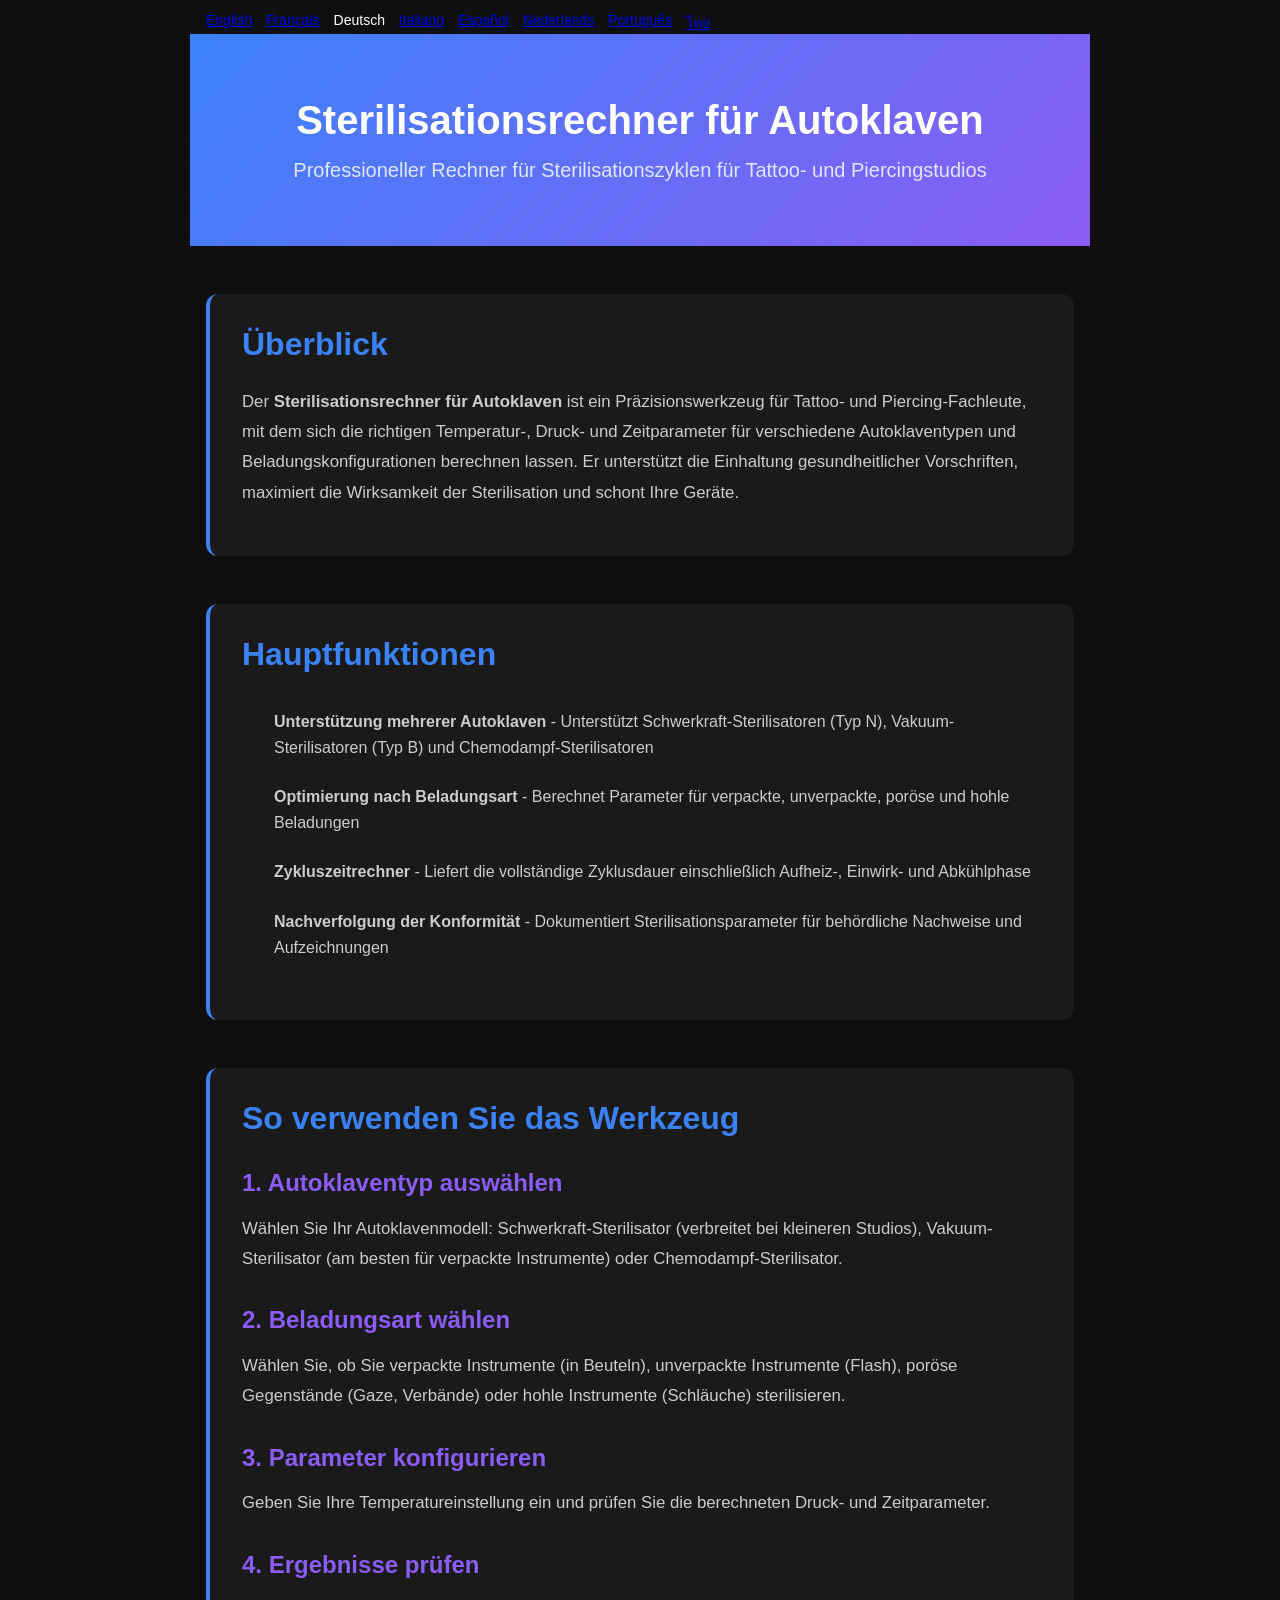
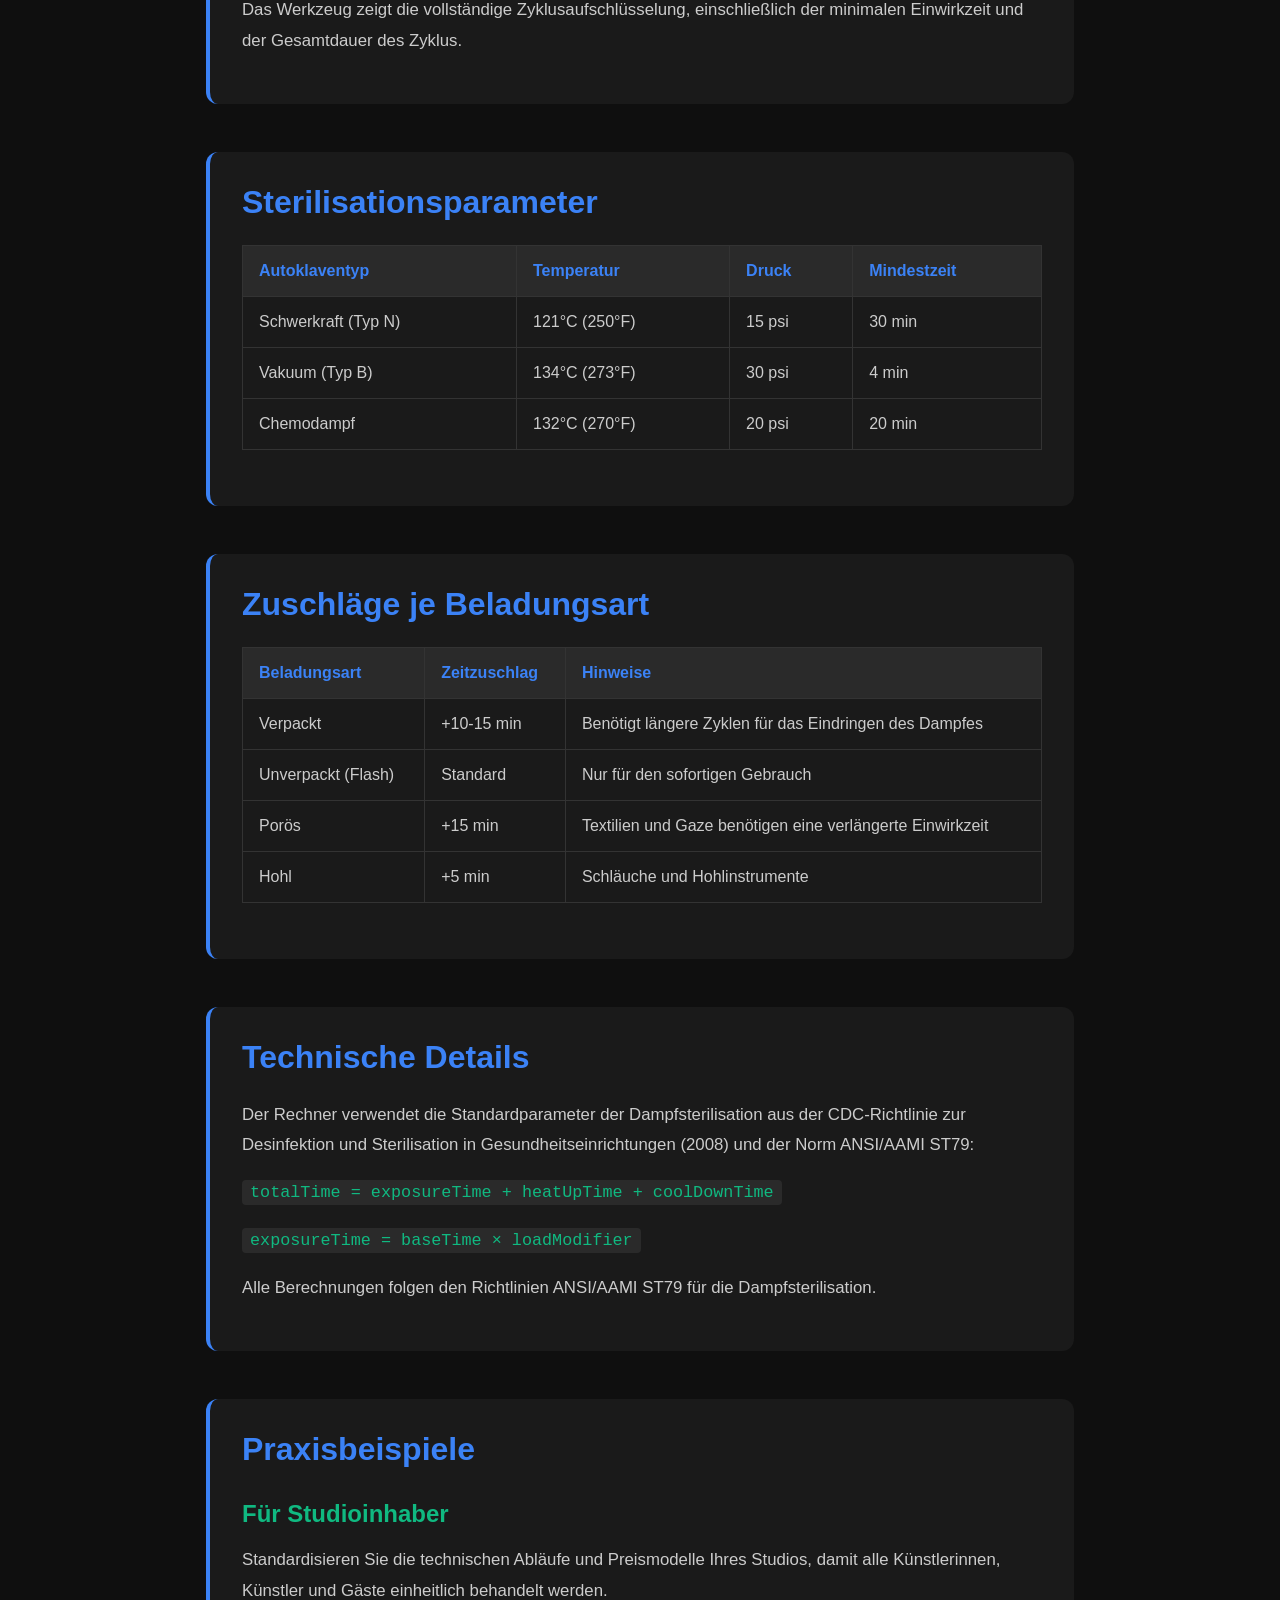
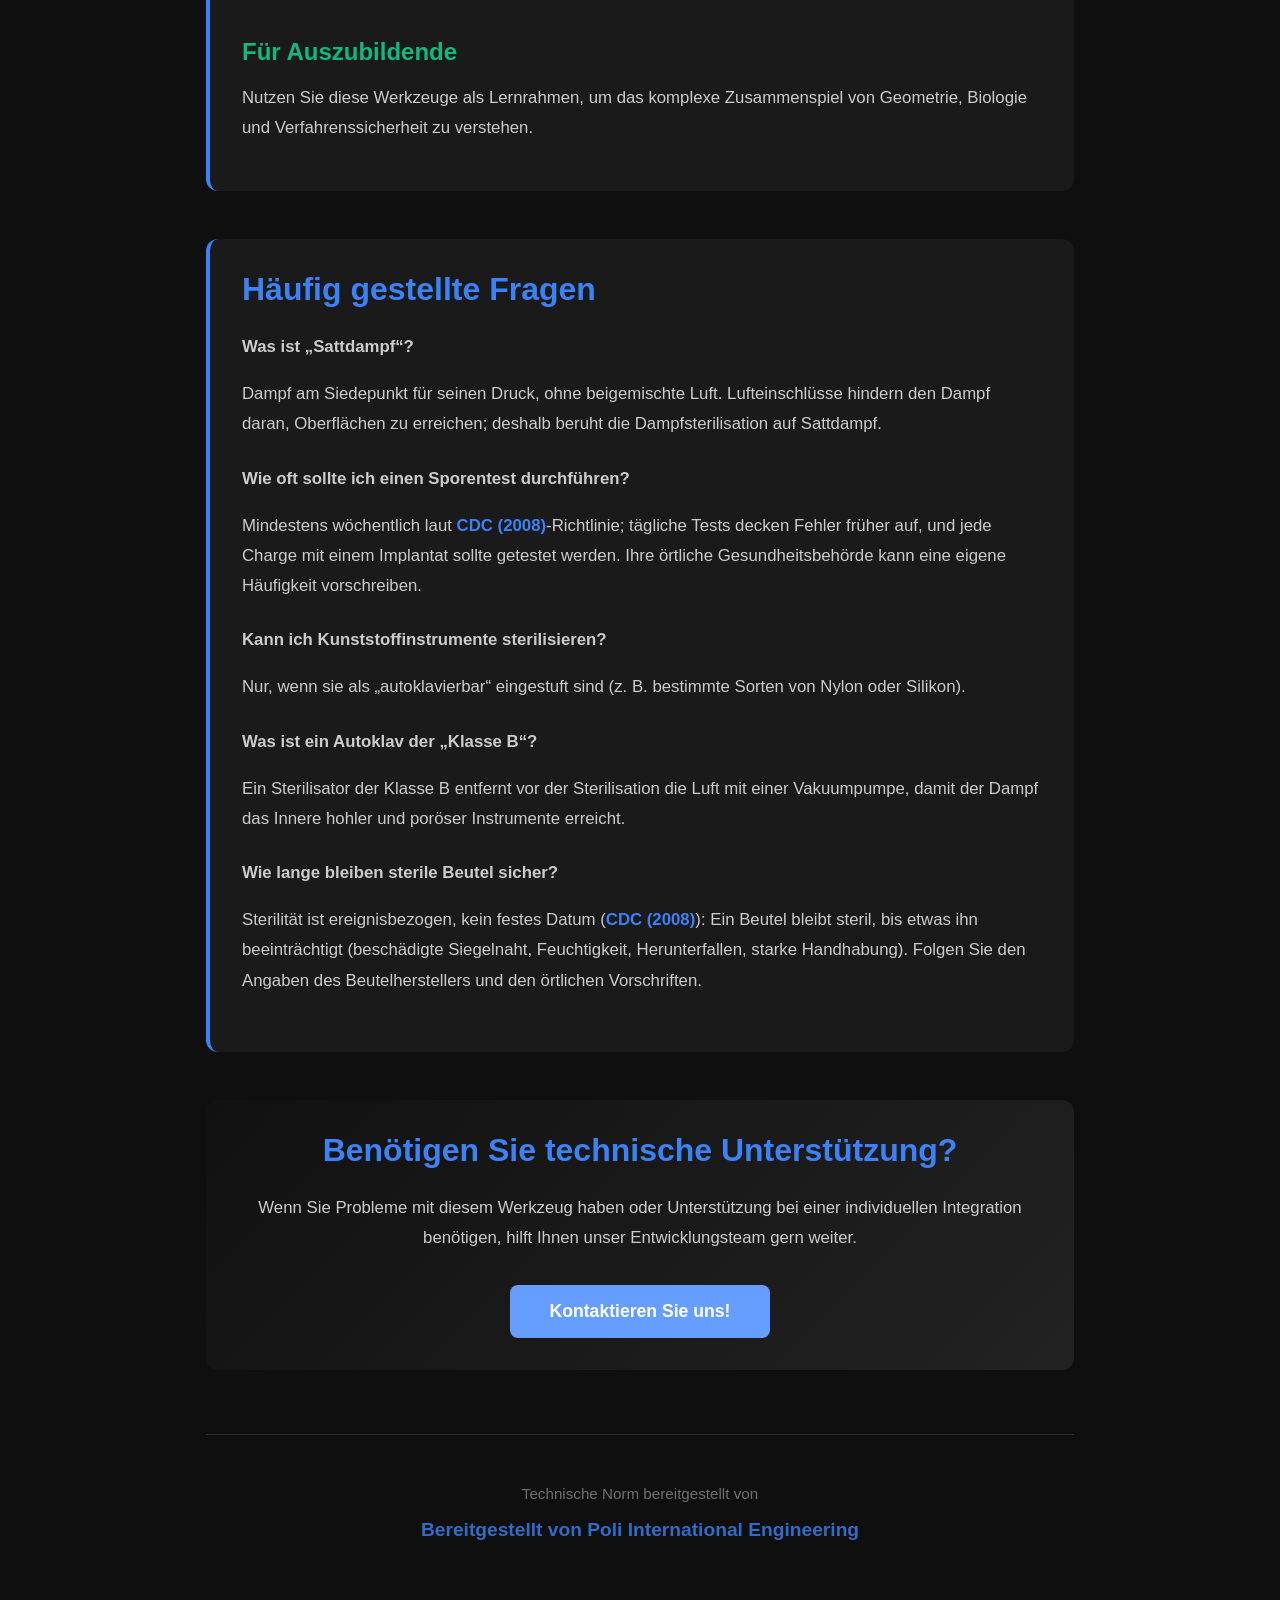
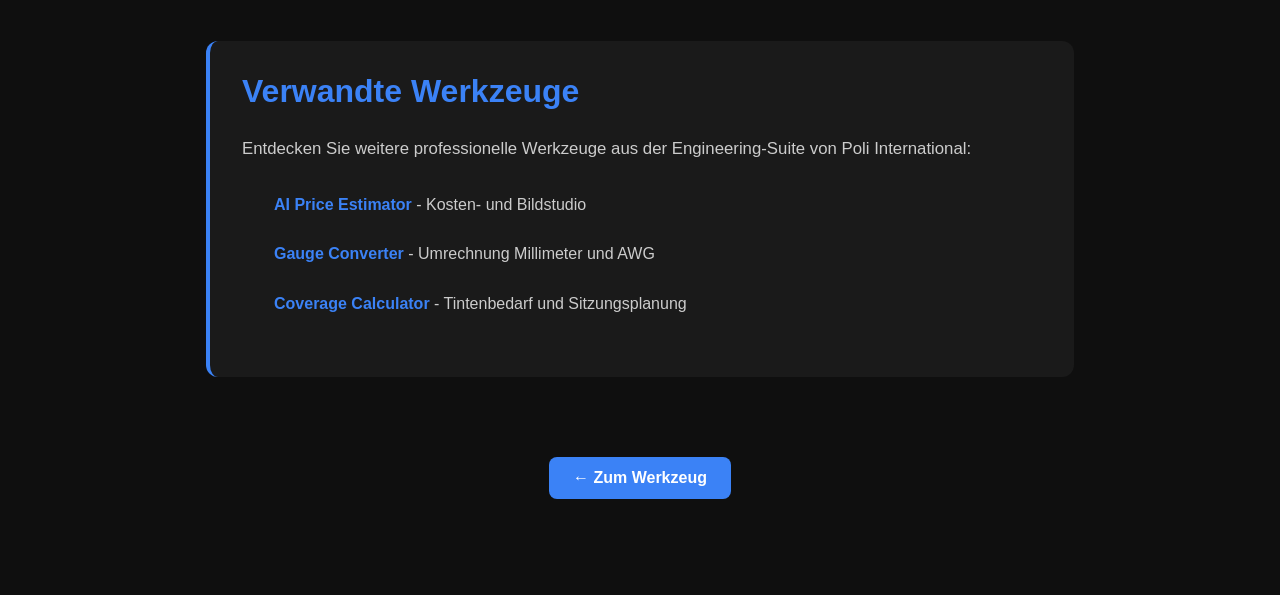
<file: documentation-de.html>
<!DOCTYPE html>
<html lang="de">
<head><meta name="robots" content="noindex,nofollow">
    <meta charset="UTF-8">
    <meta name="viewport" content="width=device-width, initial-scale=1.0">
    <title>Dokumentation Sterilisationsrechner für Autoklaven | Poli International</title>
    <meta name="description" content="Vollständige Anleitung zur Verwendung des Sterilisationsrechners für Autoklaven">
    <link rel="canonical" href="https://poliinternational.com/autoclave-calculator-documentation/">
    <style>
        body {
            background: #0f0f0f !important;
            color: #fff !important;
            font-family: -apple-system, BlinkMacSystemFont, "Segoe UI", Roboto, sans-serif;
            margin: 0;
            padding: 0;
        }
        /* Hide h1 when in iframe to avoid duplicate headings */
        body.in-iframe .doc-hero h1 { display: none !important; }
        body.in-iframe .doc-hero { padding: 2rem 2rem !important; margin-bottom: 1rem !important; }
        * {
            box-sizing: border-box;
        }
        .entry-content {
            max-width: 900px !important;
            margin: 0 auto !important;
            padding: 2rem 1rem !important;
        }
        .doc-hero {
            background: linear-gradient(135deg, #3B82F6, #8B5CF6) !important;
            padding: 4rem 2rem !important;
            text-align: center !important;
            margin: -2rem -1rem 3rem !important;
            border-radius: 0 !important;
        }
        .doc-hero h1 {
            font-size: 2.5rem !important;
            color: #fff !important;
            margin: 0 0 1rem 0 !important;
            font-weight: 700 !important;
        }
        .doc-hero p {
            font-size: 1.25rem !important;
            color: #E0E7FF !important;
            margin: 0 !important;
        }
        .doc-section {
            margin: 3rem 0 !important;
            padding: 2rem !important;
            background: #1a1a1a !important;
            border-radius: 0.75rem !important;
            border-left: 4px solid #3B82F6 !important;
        }
        .doc-section h2 {
            color: #3B82F6 !important;
            font-size: 2rem !important;
            margin: 0 0 1.5rem 0 !important;
            font-weight: 600 !important;
        }
        .doc-section h3 {
            color: #8B5CF6 !important;
            font-size: 1.5rem !important;
            margin: 2rem 0 1rem 0 !important;
            font-weight: 600 !important;
        }
        .doc-section p {
            color: #ccc !important;
            line-height: 1.8 !important;
            margin-bottom: 1rem !important;
            font-size: 1.05rem !important;
        }
        .doc-section ul {
            margin: 1rem 0 !important;
            padding-left: 0 !important;
            list-style: none !important;
        }
        .doc-section ul li {
            padding: 0.75rem 0 0.75rem 2rem !important;
            position: relative !important;
            color: #ccc !important;
            line-height: 1.6 !important;
        }
        .doc-section ul li:before {
            content: "" !important;
            position: absolute !important;
            left: 0 !important;
            color: #10B981 !important;
            font-weight: bold !important;
            font-size: 1.2rem !important;
        }
        .doc-section a {
            color: #3B82F6 !important;
            text-decoration: none !important;
            font-weight: 600 !important;
            transition: color 0.2s !important;
        }
        .doc-section a:hover {
            color: #8B5CF6 !important;
            text-decoration: underline !important;
        }
        .highlight-box {
            background: linear-gradient(135deg, #1E3A8A, #4C1D95) !important;
            padding: 1.5rem !important;
            border-radius: 0.5rem !important;
            margin: 2rem 0 !important;
            border-left: 4px solid #10B981 !important;
        }
        .highlight-box p {
            color: #E0E7FF !important;
            margin-bottom: 0 !important;
        }
        .back-link {
            display: inline-block !important;
            padding: 0.75rem 1.5rem !important;
            background: #3B82F6 !important;
            color: #fff !important;
            text-decoration: none !important;
            border-radius: 0.5rem !important;
            font-weight: 600 !important;
            margin-top: 2rem !important;
        }
        .back-link:hover {
            background: #8B5CF6 !important;
        }
        table {
            width: 100%;
            border-collapse: collapse;
            margin: 1.5rem 0;
        }
        th, td {
            padding: 1rem;
            text-align: left;
            border: 1px solid #333;
        }
        th {
            background: #2a2a2a;
            color: #3B82F6;
        }
        td {
            color: #ccc;
        }
        code {
            background: #2a2a2a;
            padding: 0.2rem 0.5rem;
            border-radius: 4px;
            color: #10B981;
        }
    </style>
</head>
<body>
<nav class="doc-langs" aria-label="Sprache der Dokumentation" style="display:flex;flex-wrap:wrap;gap:6px 14px;max-width:900px;margin:12px auto 0;padding:0 16px;font-size:14px;"><a lang="en" href="documentation.html">English</a><a lang="fr" href="documentation-fr.html">Français</a><span lang="de">Deutsch</span><a lang="it" href="documentation-it.html">Italiano</a><a lang="es" href="documentation-es.html">Español</a><a lang="nl" href="documentation-nl.html">Nederlands</a><a lang="pt" href="documentation-pt.html">Português</a><a lang="th" href="documentation-th.html">ไทย</a></nav>
<script>
    // Detect if loaded in iframe and add class to hide h1
    if (window.self !== window.top) {
        document.body.classList.add('in-iframe');
    }
</script>
    <div class="entry-content">
        <div class="doc-hero">
            <h1>Sterilisationsrechner für Autoklaven</h1>
            <p>Professioneller Rechner für Sterilisationszyklen für Tattoo- und Piercingstudios</p>
        </div>

        <div class="doc-section">
            <h2>Überblick</h2>
            <p>Der <strong>Sterilisationsrechner für Autoklaven</strong> ist ein Präzisionswerkzeug für Tattoo- und Piercing-Fachleute, mit dem sich die richtigen Temperatur-, Druck- und Zeitparameter für verschiedene Autoklaventypen und Beladungskonfigurationen berechnen lassen. Er unterstützt die Einhaltung gesundheitlicher Vorschriften, maximiert die Wirksamkeit der Sterilisation und schont Ihre Geräte.</p>
        </div>

        <div class="doc-section">
            <h2>Hauptfunktionen</h2>
            <ul>
                <li><strong>Unterstützung mehrerer Autoklaven</strong> - Unterstützt Schwerkraft-Sterilisatoren (Typ N), Vakuum-Sterilisatoren (Typ B) und Chemodampf-Sterilisatoren</li>
                <li><strong>Optimierung nach Beladungsart</strong> - Berechnet Parameter für verpackte, unverpackte, poröse und hohle Beladungen</li>
                <li><strong>Zykluszeitrechner</strong> - Liefert die vollständige Zyklusdauer einschließlich Aufheiz-, Einwirk- und Abkühlphase</li>
                <li><strong>Nachverfolgung der Konformität</strong> - Dokumentiert Sterilisationsparameter für behördliche Nachweise und Aufzeichnungen</li>
            </ul>
        </div>

        <div class="doc-section">
            <h2>So verwenden Sie das Werkzeug</h2>
            <h3>1. Autoklaventyp auswählen</h3>
            <p>Wählen Sie Ihr Autoklavenmodell: Schwerkraft-Sterilisator (verbreitet bei kleineren Studios), Vakuum-Sterilisator (am besten für verpackte Instrumente) oder Chemodampf-Sterilisator.</p>

            <h3>2. Beladungsart wählen</h3>
            <p>Wählen Sie, ob Sie verpackte Instrumente (in Beuteln), unverpackte Instrumente (Flash), poröse Gegenstände (Gaze, Verbände) oder hohle Instrumente (Schläuche) sterilisieren.</p>

            <h3>3. Parameter konfigurieren</h3>
            <p>Geben Sie Ihre Temperatureinstellung ein und prüfen Sie die berechneten Druck- und Zeitparameter.</p>

            <h3>4. Ergebnisse prüfen</h3>
            <p>Das Werkzeug zeigt die vollständige Zyklusaufschlüsselung, einschließlich der minimalen Einwirkzeit und der Gesamtdauer des Zyklus.</p>
        </div>

        <div class="doc-section">
            <h2>Sterilisationsparameter</h2>
            <table>
                <tr>
                    <th>Autoklaventyp</th>
                    <th>Temperatur</th>
                    <th>Druck</th>
                    <th>Mindestzeit</th>
                </tr>
                <tr>
                    <td>Schwerkraft (Typ N)</td>
                    <td>121°C (250°F)</td>
                    <td>15 psi</td>
                    <td>30 min</td>
                </tr>
                <tr>
                    <td>Vakuum (Typ B)</td>
                    <td>134°C (273°F)</td>
                    <td>30 psi</td>
                    <td>4 min</td>
                </tr>
                <tr>
                    <td>Chemodampf</td>
                    <td>132°C (270°F)</td>
                    <td>20 psi</td>
                    <td>20 min</td>
                </tr>
            </table>
        </div>

        <div class="doc-section">
            <h2>Zuschläge je Beladungsart</h2>
            <table>
                <tr>
                    <th>Beladungsart</th>
                    <th>Zeitzuschlag</th>
                    <th>Hinweise</th>
                </tr>
                <tr>
                    <td>Verpackt</td>
                    <td>+10-15 min</td>
                    <td>Benötigt längere Zyklen für das Eindringen des Dampfes</td>
                </tr>
                <tr>
                    <td>Unverpackt (Flash)</td>
                    <td>Standard</td>
                    <td>Nur für den sofortigen Gebrauch</td>
                </tr>
                <tr>
                    <td>Porös</td>
                    <td>+15 min</td>
                    <td>Textilien und Gaze benötigen eine verlängerte Einwirkzeit</td>
                </tr>
                <tr>
                    <td>Hohl</td>
                    <td>+5 min</td>
                    <td>Schläuche und Hohlinstrumente</td>
                </tr>
            </table>
        </div>

        <div class="doc-section">
            <h2>Technische Details</h2>
            <p>Der Rechner verwendet die Standardparameter der Dampfsterilisation aus der CDC-Richtlinie zur Desinfektion und Sterilisation in Gesundheitseinrichtungen (2008) und der Norm ANSI/AAMI ST79:</p>
            <p><code>totalTime = exposureTime + heatUpTime + coolDownTime</code></p>
            <p><code>exposureTime = baseTime × loadModifier</code></p>
            <p>Alle Berechnungen folgen den Richtlinien ANSI/AAMI ST79 für die Dampfsterilisation.</p>
        </div>

                <div class="doc-section">
            <h2>Praxisbeispiele</h2>
            <div class="use-case">
                <h3 style="color: #10B981 !important;">Für Studioinhaber</h3>
                <p>Standardisieren Sie die technischen Abläufe und Preismodelle Ihres Studios, damit alle Künstlerinnen, Künstler und Gäste einheitlich behandelt werden.</p>
            </div>
            <div class="use-case">
                <h3 style="color: #10B981 !important;">Für Auszubildende</h3>
                <p>Nutzen Sie diese Werkzeuge als Lernrahmen, um das komplexe Zusammenspiel von Geometrie, Biologie und Verfahrenssicherheit zu verstehen.</p>
            </div>
        </div><div class="doc-section">
            <h2>Häufig gestellte Fragen</h2>
            <div class="faq-item" style="margin-bottom: 1.5rem;">
                <p><strong>Was ist „Sattdampf“?</strong></p>
                <p>Dampf am Siedepunkt für seinen Druck, ohne beigemischte Luft. Lufteinschlüsse hindern den Dampf daran, Oberflächen zu erreichen; deshalb beruht die Dampfsterilisation auf Sattdampf.</p>
            </div>
            <div class="faq-item" style="margin-bottom: 1.5rem;">
                <p><strong>Wie oft sollte ich einen Sporentest durchführen?</strong></p>
                <p>Mindestens wöchentlich laut <a href="https://www.cdc.gov/infection-control/hcp/disinfection-sterilization/sterilizing-practices.html" target="_blank" rel="noopener">CDC (2008)</a>-Richtlinie; tägliche Tests decken Fehler früher auf, und jede Charge mit einem Implantat sollte getestet werden. Ihre örtliche Gesundheitsbehörde kann eine eigene Häufigkeit vorschreiben.</p>
            </div>
            <div class="faq-item" style="margin-bottom: 1.5rem;">
                <p><strong>Kann ich Kunststoffinstrumente sterilisieren?</strong></p>
                <p>Nur, wenn sie als „autoklavierbar“ eingestuft sind (z. B. bestimmte Sorten von Nylon oder Silikon).</p>
            </div>
            <div class="faq-item" style="margin-bottom: 1.5rem;">
                <p><strong>Was ist ein Autoklav der „Klasse B“?</strong></p>
                <p>Ein Sterilisator der Klasse B entfernt vor der Sterilisation die Luft mit einer Vakuumpumpe, damit der Dampf das Innere hohler und poröser Instrumente erreicht.</p>
            </div>
            <div class="faq-item" style="margin-bottom: 1.5rem;">
                <p><strong>Wie lange bleiben sterile Beutel sicher?</strong></p>
                <p>Sterilität ist ereignisbezogen, kein festes Datum (<a href="https://www.cdc.gov/infection-control/hcp/disinfection-sterilization/sterilizing-practices.html" target="_blank" rel="noopener">CDC (2008)</a>): Ein Beutel bleibt steril, bis etwas ihn beeinträchtigt (beschädigte Siegelnaht, Feuchtigkeit, Herunterfallen, starke Handhabung). Folgen Sie den Angaben des Beutelherstellers und den örtlichen Vorschriften.</p>
            </div>
        </div>        <div class="doc-section" style="text-align: center; border-left: none !important; background: linear-gradient(135deg, #111, #222) !important;">
            <h2>Benötigen Sie technische Unterstützung?</h2>
            <p>Wenn Sie Probleme mit diesem Werkzeug haben oder Unterstützung bei einer individuellen Integration benötigen, hilft Ihnen unser Entwicklungsteam gern weiter.</p>
            <div style="display: flex; justify-content: center; gap: 1.5rem; margin-top: 2rem; flex-wrap: wrap; align-items: center;">
                <a href="https://poliinternational.com/contact-us/" class="btn-primary" style="padding: 1rem 2.5rem; text-decoration: none; border-radius: 0.5rem; background: #669eff; color: #FFFFFF !important; font-weight: 800; font-size: 1.1rem; border: none;">Kontaktieren Sie uns!</a>

            </div>
        </div>        <div style="text-align: center; margin-top: 4rem; padding: 2rem; border-top: 1px solid #333; opacity: 0.8;">
            <p style="font-size: 0.95rem; color: #888; line-height: 1.6;">
                Technische Norm bereitgestellt von <br/>
                <a href="https://poliinternational.com/autoclave-calculator/" style="color: #3B82F6; text-decoration: none; font-weight: 800; font-size: 1.2rem; display: block; margin-top: 0.5rem;">Bereitgestellt von Poli International Engineering</a>
            </p>
        </div>        <div class="doc-section">
            <h2>Verwandte Werkzeuge</h2>
            <p>Entdecken Sie weitere professionelle Werkzeuge aus der Engineering-Suite von Poli International:</p>
            <ul>
                <li><a href="/tattoo-price-estimator/">AI Price Estimator</a> - Kosten- und Bildstudio</li>
                <li><a href="/gauge-converter/">Gauge Converter</a> - Umrechnung Millimeter und AWG</li>
                <li><a href="/coverage-calculator/">Coverage Calculator</a> - Tintenbedarf und Sitzungsplanung</li>
            </ul>
        </div><div style="text-align: center; margin-bottom: 4rem;"><a href="https://poliinternational.com/autoclave-calculator/" class="back-link" style="display: inline-block !important;">← Zum Werkzeug</a></div>
    </div>
</body>
</html>
</file>
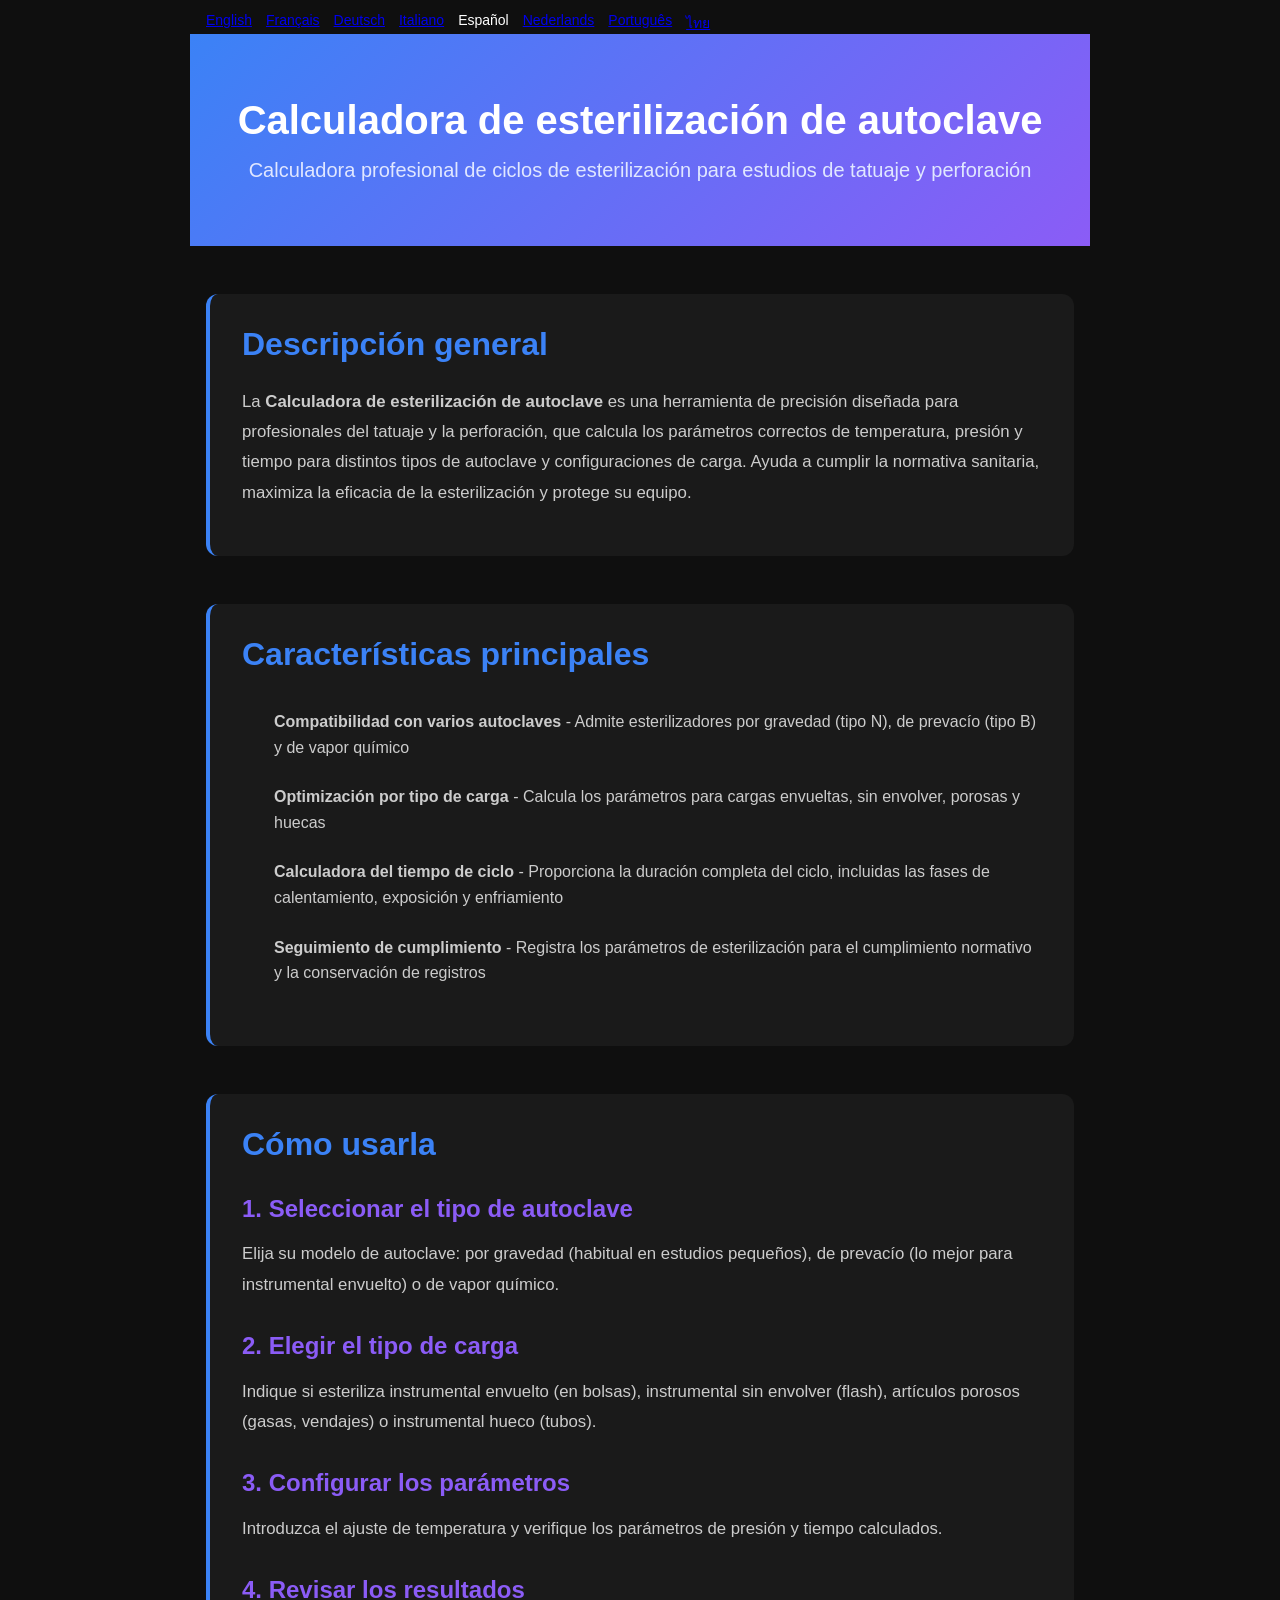
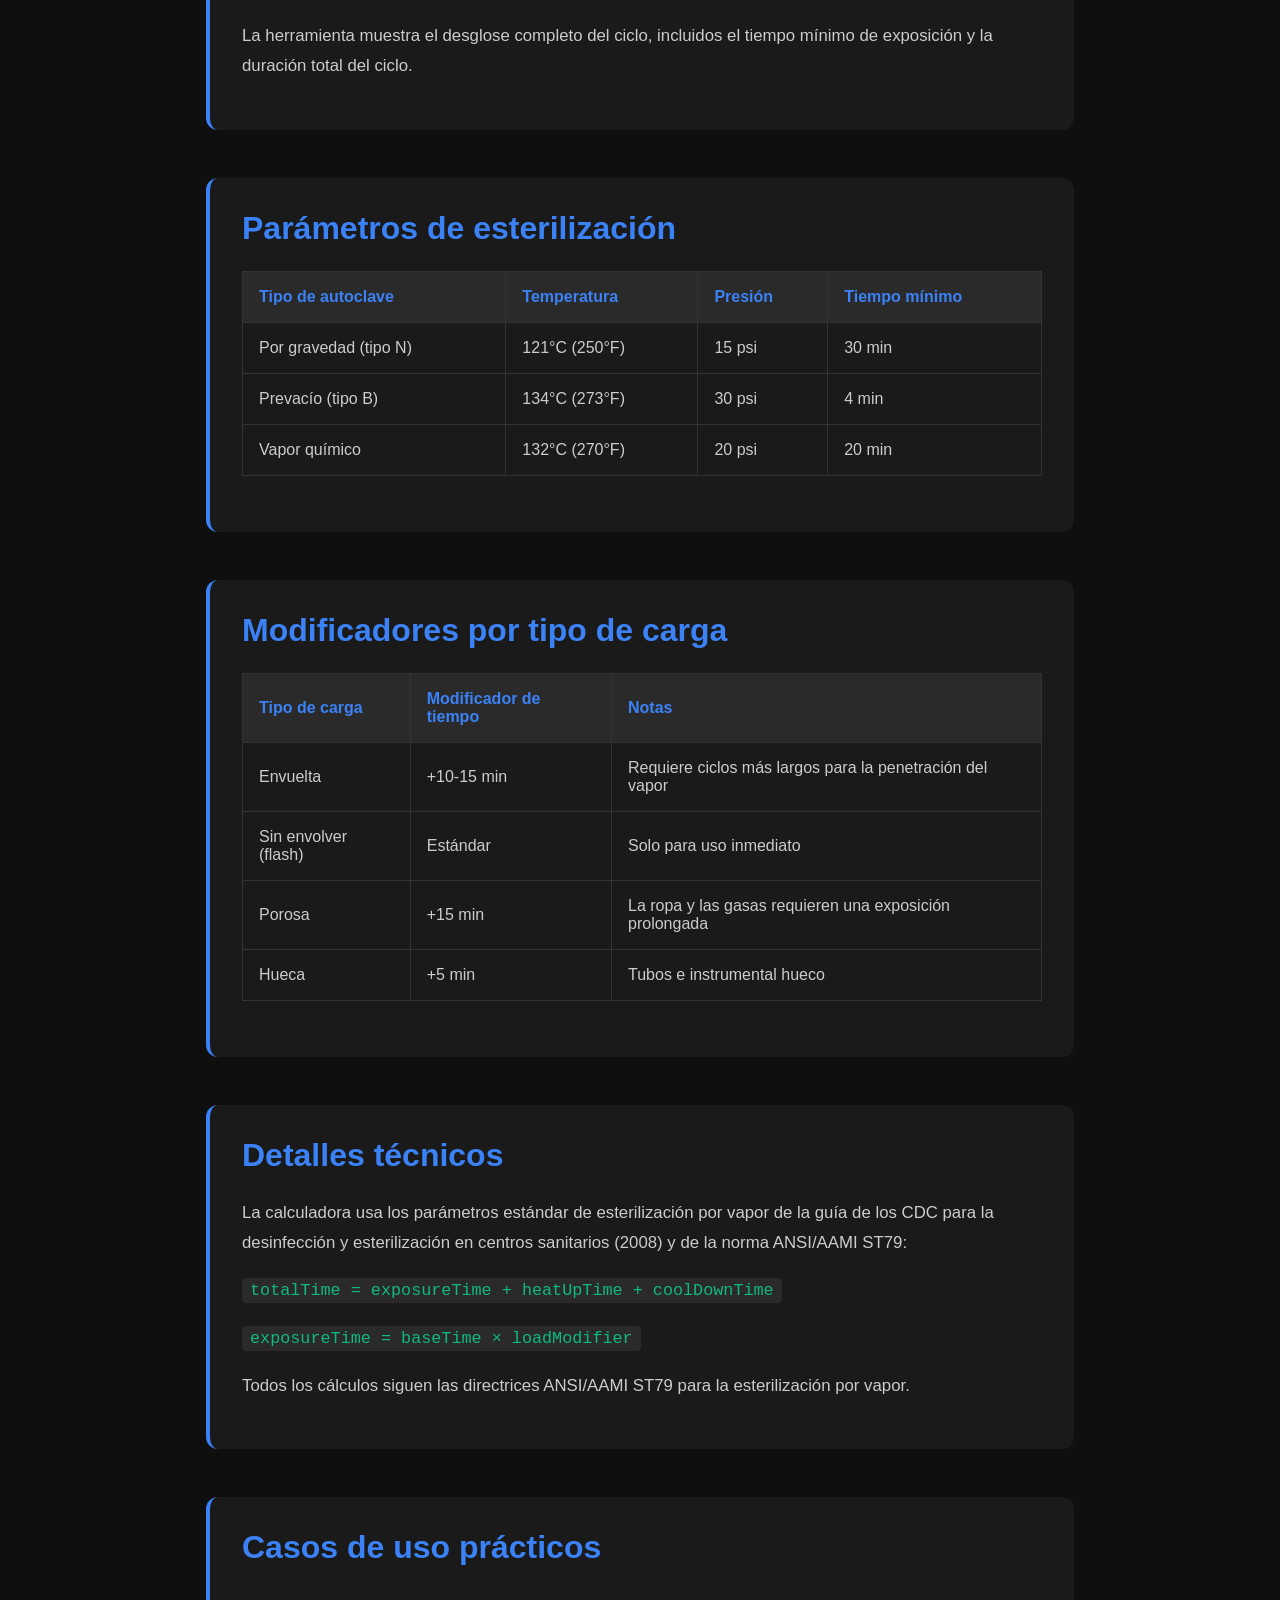
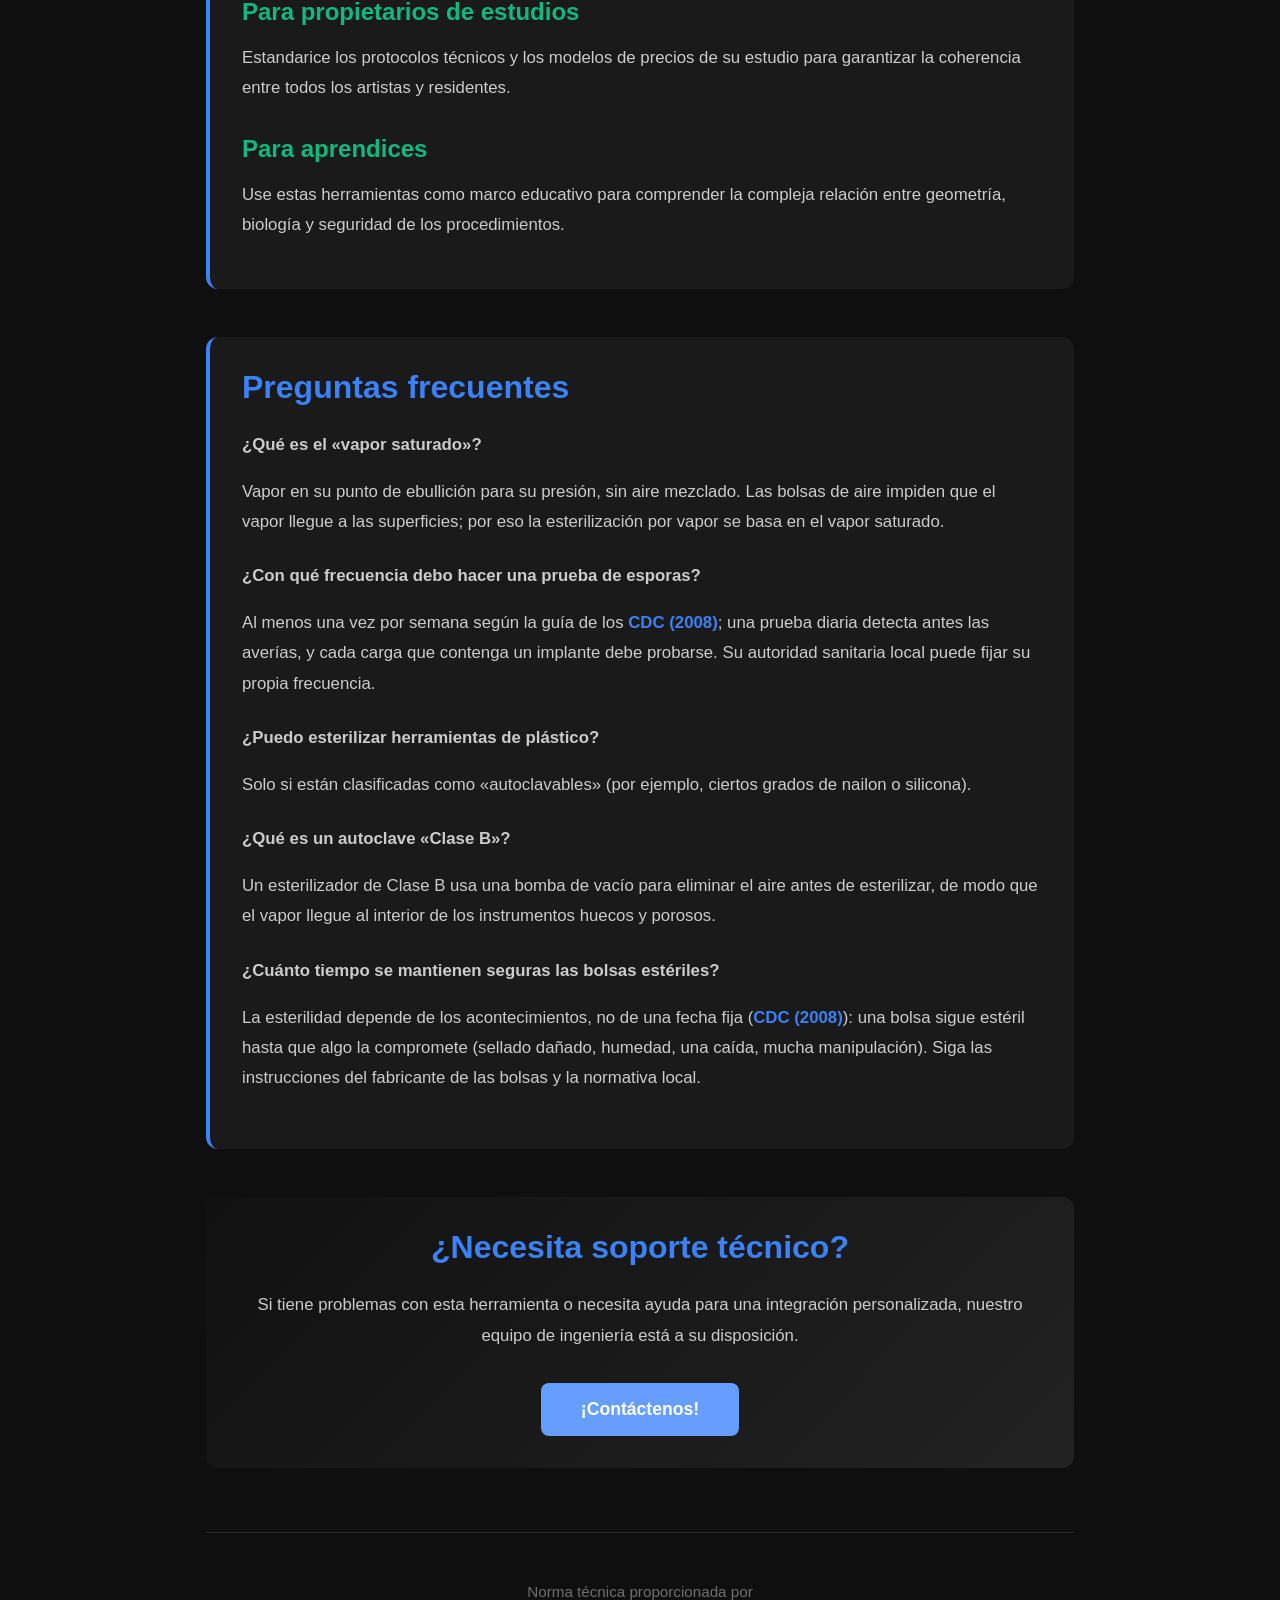
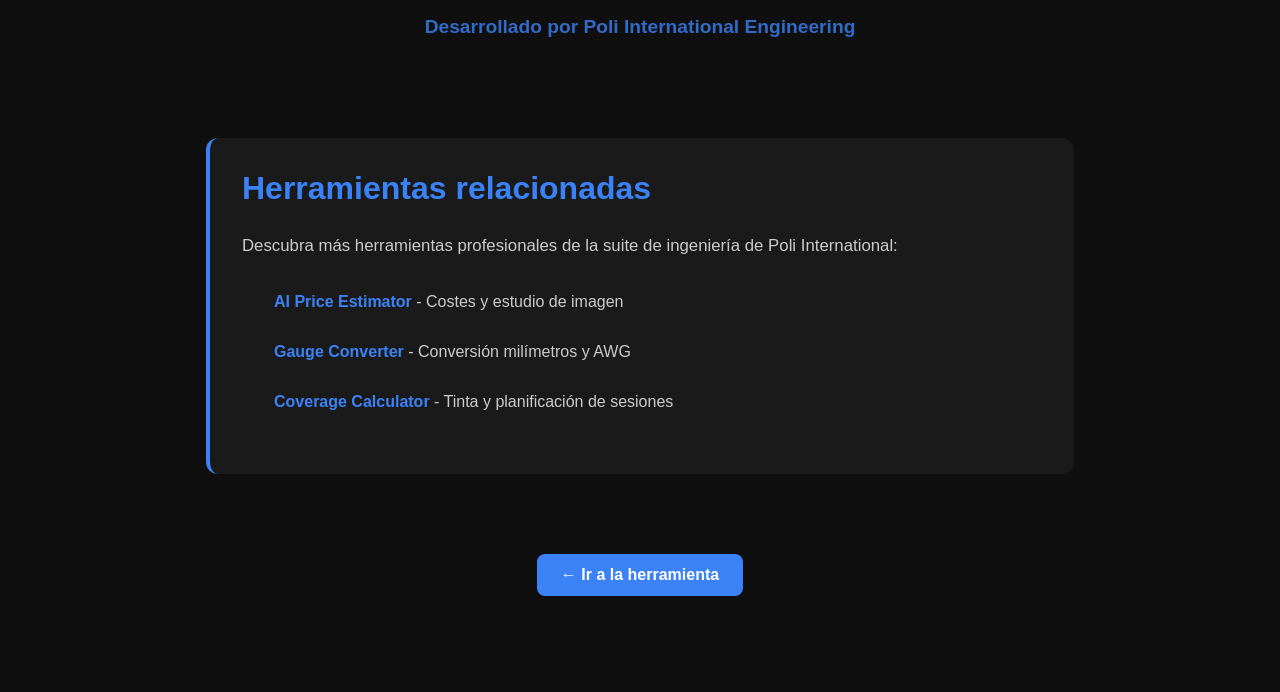
<file: documentation-es.html>
<!DOCTYPE html>
<html lang="es">
<head><meta name="robots" content="noindex,nofollow">
    <meta charset="UTF-8">
    <meta name="viewport" content="width=device-width, initial-scale=1.0">
    <title>Calculadora de esterilización de autoclave: documentación | Poli International</title>
    <meta name="description" content="Guía completa para usar la Calculadora de esterilización de autoclave">
    <link rel="canonical" href="https://poliinternational.com/autoclave-calculator-documentation/">
    <style>
        body {
            background: #0f0f0f !important;
            color: #fff !important;
            font-family: -apple-system, BlinkMacSystemFont, "Segoe UI", Roboto, sans-serif;
            margin: 0;
            padding: 0;
        }
        /* Hide h1 when in iframe to avoid duplicate headings */
        body.in-iframe .doc-hero h1 { display: none !important; }
        body.in-iframe .doc-hero { padding: 2rem 2rem !important; margin-bottom: 1rem !important; }
        * {
            box-sizing: border-box;
        }
        .entry-content {
            max-width: 900px !important;
            margin: 0 auto !important;
            padding: 2rem 1rem !important;
        }
        .doc-hero {
            background: linear-gradient(135deg, #3B82F6, #8B5CF6) !important;
            padding: 4rem 2rem !important;
            text-align: center !important;
            margin: -2rem -1rem 3rem !important;
            border-radius: 0 !important;
        }
        .doc-hero h1 {
            font-size: 2.5rem !important;
            color: #fff !important;
            margin: 0 0 1rem 0 !important;
            font-weight: 700 !important;
        }
        .doc-hero p {
            font-size: 1.25rem !important;
            color: #E0E7FF !important;
            margin: 0 !important;
        }
        .doc-section {
            margin: 3rem 0 !important;
            padding: 2rem !important;
            background: #1a1a1a !important;
            border-radius: 0.75rem !important;
            border-left: 4px solid #3B82F6 !important;
        }
        .doc-section h2 {
            color: #3B82F6 !important;
            font-size: 2rem !important;
            margin: 0 0 1.5rem 0 !important;
            font-weight: 600 !important;
        }
        .doc-section h3 {
            color: #8B5CF6 !important;
            font-size: 1.5rem !important;
            margin: 2rem 0 1rem 0 !important;
            font-weight: 600 !important;
        }
        .doc-section p {
            color: #ccc !important;
            line-height: 1.8 !important;
            margin-bottom: 1rem !important;
            font-size: 1.05rem !important;
        }
        .doc-section ul {
            margin: 1rem 0 !important;
            padding-left: 0 !important;
            list-style: none !important;
        }
        .doc-section ul li {
            padding: 0.75rem 0 0.75rem 2rem !important;
            position: relative !important;
            color: #ccc !important;
            line-height: 1.6 !important;
        }
        .doc-section ul li:before {
            content: "" !important;
            position: absolute !important;
            left: 0 !important;
            color: #10B981 !important;
            font-weight: bold !important;
            font-size: 1.2rem !important;
        }
        .doc-section a {
            color: #3B82F6 !important;
            text-decoration: none !important;
            font-weight: 600 !important;
            transition: color 0.2s !important;
        }
        .doc-section a:hover {
            color: #8B5CF6 !important;
            text-decoration: underline !important;
        }
        .highlight-box {
            background: linear-gradient(135deg, #1E3A8A, #4C1D95) !important;
            padding: 1.5rem !important;
            border-radius: 0.5rem !important;
            margin: 2rem 0 !important;
            border-left: 4px solid #10B981 !important;
        }
        .highlight-box p {
            color: #E0E7FF !important;
            margin-bottom: 0 !important;
        }
        .back-link {
            display: inline-block !important;
            padding: 0.75rem 1.5rem !important;
            background: #3B82F6 !important;
            color: #fff !important;
            text-decoration: none !important;
            border-radius: 0.5rem !important;
            font-weight: 600 !important;
            margin-top: 2rem !important;
        }
        .back-link:hover {
            background: #8B5CF6 !important;
        }
        table {
            width: 100%;
            border-collapse: collapse;
            margin: 1.5rem 0;
        }
        th, td {
            padding: 1rem;
            text-align: left;
            border: 1px solid #333;
        }
        th {
            background: #2a2a2a;
            color: #3B82F6;
        }
        td {
            color: #ccc;
        }
        code {
            background: #2a2a2a;
            padding: 0.2rem 0.5rem;
            border-radius: 4px;
            color: #10B981;
        }
    </style>
</head>
<body>
<nav class="doc-langs" aria-label="Idioma de la documentación" style="display:flex;flex-wrap:wrap;gap:6px 14px;max-width:900px;margin:12px auto 0;padding:0 16px;font-size:14px;"><a lang="en" href="documentation.html">English</a><a lang="fr" href="documentation-fr.html">Français</a><a lang="de" href="documentation-de.html">Deutsch</a><a lang="it" href="documentation-it.html">Italiano</a><span lang="es">Español</span><a lang="nl" href="documentation-nl.html">Nederlands</a><a lang="pt" href="documentation-pt.html">Português</a><a lang="th" href="documentation-th.html">ไทย</a></nav>
<script>
    // Detect if loaded in iframe and add class to hide h1
    if (window.self !== window.top) {
        document.body.classList.add('in-iframe');
    }
</script>
    <div class="entry-content">
        <div class="doc-hero">
            <h1>Calculadora de esterilización de autoclave</h1>
            <p>Calculadora profesional de ciclos de esterilización para estudios de tatuaje y perforación</p>
        </div>

        <div class="doc-section">
            <h2>Descripción general</h2>
            <p>La <strong>Calculadora de esterilización de autoclave</strong> es una herramienta de precisión diseñada para profesionales del tatuaje y la perforación, que calcula los parámetros correctos de temperatura, presión y tiempo para distintos tipos de autoclave y configuraciones de carga. Ayuda a cumplir la normativa sanitaria, maximiza la eficacia de la esterilización y protege su equipo.</p>
        </div>

        <div class="doc-section">
            <h2>Características principales</h2>
            <ul>
                <li><strong>Compatibilidad con varios autoclaves</strong> - Admite esterilizadores por gravedad (tipo N), de prevacío (tipo B) y de vapor químico</li>
                <li><strong>Optimización por tipo de carga</strong> - Calcula los parámetros para cargas envueltas, sin envolver, porosas y huecas</li>
                <li><strong>Calculadora del tiempo de ciclo</strong> - Proporciona la duración completa del ciclo, incluidas las fases de calentamiento, exposición y enfriamiento</li>
                <li><strong>Seguimiento de cumplimiento</strong> - Registra los parámetros de esterilización para el cumplimiento normativo y la conservación de registros</li>
            </ul>
        </div>

        <div class="doc-section">
            <h2>Cómo usarla</h2>
            <h3>1. Seleccionar el tipo de autoclave</h3>
            <p>Elija su modelo de autoclave: por gravedad (habitual en estudios pequeños), de prevacío (lo mejor para instrumental envuelto) o de vapor químico.</p>

            <h3>2. Elegir el tipo de carga</h3>
            <p>Indique si esteriliza instrumental envuelto (en bolsas), instrumental sin envolver (flash), artículos porosos (gasas, vendajes) o instrumental hueco (tubos).</p>

            <h3>3. Configurar los parámetros</h3>
            <p>Introduzca el ajuste de temperatura y verifique los parámetros de presión y tiempo calculados.</p>

            <h3>4. Revisar los resultados</h3>
            <p>La herramienta muestra el desglose completo del ciclo, incluidos el tiempo mínimo de exposición y la duración total del ciclo.</p>
        </div>

        <div class="doc-section">
            <h2>Parámetros de esterilización</h2>
            <table>
                <tr>
                    <th>Tipo de autoclave</th>
                    <th>Temperatura</th>
                    <th>Presión</th>
                    <th>Tiempo mínimo</th>
                </tr>
                <tr>
                    <td>Por gravedad (tipo N)</td>
                    <td>121°C (250°F)</td>
                    <td>15 psi</td>
                    <td>30 min</td>
                </tr>
                <tr>
                    <td>Prevacío (tipo B)</td>
                    <td>134°C (273°F)</td>
                    <td>30 psi</td>
                    <td>4 min</td>
                </tr>
                <tr>
                    <td>Vapor químico</td>
                    <td>132°C (270°F)</td>
                    <td>20 psi</td>
                    <td>20 min</td>
                </tr>
            </table>
        </div>

        <div class="doc-section">
            <h2>Modificadores por tipo de carga</h2>
            <table>
                <tr>
                    <th>Tipo de carga</th>
                    <th>Modificador de tiempo</th>
                    <th>Notas</th>
                </tr>
                <tr>
                    <td>Envuelta</td>
                    <td>+10-15 min</td>
                    <td>Requiere ciclos más largos para la penetración del vapor</td>
                </tr>
                <tr>
                    <td>Sin envolver (flash)</td>
                    <td>Estándar</td>
                    <td>Solo para uso inmediato</td>
                </tr>
                <tr>
                    <td>Porosa</td>
                    <td>+15 min</td>
                    <td>La ropa y las gasas requieren una exposición prolongada</td>
                </tr>
                <tr>
                    <td>Hueca</td>
                    <td>+5 min</td>
                    <td>Tubos e instrumental hueco</td>
                </tr>
            </table>
        </div>

        <div class="doc-section">
            <h2>Detalles técnicos</h2>
            <p>La calculadora usa los parámetros estándar de esterilización por vapor de la guía de los CDC para la desinfección y esterilización en centros sanitarios (2008) y de la norma ANSI/AAMI ST79:</p>
            <p><code>totalTime = exposureTime + heatUpTime + coolDownTime</code></p>
            <p><code>exposureTime = baseTime × loadModifier</code></p>
            <p>Todos los cálculos siguen las directrices ANSI/AAMI ST79 para la esterilización por vapor.</p>
        </div>

                <div class="doc-section">
            <h2>Casos de uso prácticos</h2>
            <div class="use-case">
                <h3 style="color: #10B981 !important;">Para propietarios de estudios</h3>
                <p>Estandarice los protocolos técnicos y los modelos de precios de su estudio para garantizar la coherencia entre todos los artistas y residentes.</p>
            </div>
            <div class="use-case">
                <h3 style="color: #10B981 !important;">Para aprendices</h3>
                <p>Use estas herramientas como marco educativo para comprender la compleja relación entre geometría, biología y seguridad de los procedimientos.</p>
            </div>
        </div><div class="doc-section">
            <h2>Preguntas frecuentes</h2>
            <div class="faq-item" style="margin-bottom: 1.5rem;">
                <p><strong>¿Qué es el «vapor saturado»?</strong></p>
                <p>Vapor en su punto de ebullición para su presión, sin aire mezclado. Las bolsas de aire impiden que el vapor llegue a las superficies; por eso la esterilización por vapor se basa en el vapor saturado.</p>
            </div>
            <div class="faq-item" style="margin-bottom: 1.5rem;">
                <p><strong>¿Con qué frecuencia debo hacer una prueba de esporas?</strong></p>
                <p>Al menos una vez por semana según la guía de los <a href="https://www.cdc.gov/infection-control/hcp/disinfection-sterilization/sterilizing-practices.html" target="_blank" rel="noopener">CDC (2008)</a>; una prueba diaria detecta antes las averías, y cada carga que contenga un implante debe probarse. Su autoridad sanitaria local puede fijar su propia frecuencia.</p>
            </div>
            <div class="faq-item" style="margin-bottom: 1.5rem;">
                <p><strong>¿Puedo esterilizar herramientas de plástico?</strong></p>
                <p>Solo si están clasificadas como «autoclavables» (por ejemplo, ciertos grados de nailon o silicona).</p>
            </div>
            <div class="faq-item" style="margin-bottom: 1.5rem;">
                <p><strong>¿Qué es un autoclave «Clase B»?</strong></p>
                <p>Un esterilizador de Clase B usa una bomba de vacío para eliminar el aire antes de esterilizar, de modo que el vapor llegue al interior de los instrumentos huecos y porosos.</p>
            </div>
            <div class="faq-item" style="margin-bottom: 1.5rem;">
                <p><strong>¿Cuánto tiempo se mantienen seguras las bolsas estériles?</strong></p>
                <p>La esterilidad depende de los acontecimientos, no de una fecha fija (<a href="https://www.cdc.gov/infection-control/hcp/disinfection-sterilization/sterilizing-practices.html" target="_blank" rel="noopener">CDC (2008)</a>): una bolsa sigue estéril hasta que algo la compromete (sellado dañado, humedad, una caída, mucha manipulación). Siga las instrucciones del fabricante de las bolsas y la normativa local.</p>
            </div>
        </div>        <div class="doc-section" style="text-align: center; border-left: none !important; background: linear-gradient(135deg, #111, #222) !important;">
            <h2>¿Necesita soporte técnico?</h2>
            <p>Si tiene problemas con esta herramienta o necesita ayuda para una integración personalizada, nuestro equipo de ingeniería está a su disposición.</p>
            <div style="display: flex; justify-content: center; gap: 1.5rem; margin-top: 2rem; flex-wrap: wrap; align-items: center;">
                <a href="https://poliinternational.com/contact-us/" class="btn-primary" style="padding: 1rem 2.5rem; text-decoration: none; border-radius: 0.5rem; background: #669eff; color: #FFFFFF !important; font-weight: 800; font-size: 1.1rem; border: none;">¡Contáctenos!</a>

            </div>
        </div>        <div style="text-align: center; margin-top: 4rem; padding: 2rem; border-top: 1px solid #333; opacity: 0.8;">
            <p style="font-size: 0.95rem; color: #888; line-height: 1.6;">
                Norma técnica proporcionada por <br/>
                <a href="https://poliinternational.com/autoclave-calculator/" style="color: #3B82F6; text-decoration: none; font-weight: 800; font-size: 1.2rem; display: block; margin-top: 0.5rem;">Desarrollado por Poli International Engineering</a>
            </p>
        </div>        <div class="doc-section">
            <h2>Herramientas relacionadas</h2>
            <p>Descubra más herramientas profesionales de la suite de ingeniería de Poli International:</p>
            <ul>
                <li><a href="/tattoo-price-estimator/">AI Price Estimator</a> - Costes y estudio de imagen</li>
                <li><a href="/gauge-converter/">Gauge Converter</a> - Conversión milímetros y AWG</li>
                <li><a href="/coverage-calculator/">Coverage Calculator</a> - Tinta y planificación de sesiones</li>
            </ul>
        </div><div style="text-align: center; margin-bottom: 4rem;"><a href="https://poliinternational.com/autoclave-calculator/" class="back-link" style="display: inline-block !important;">← Ir a la herramienta</a></div>
    </div>
</body>
</html>
</file>
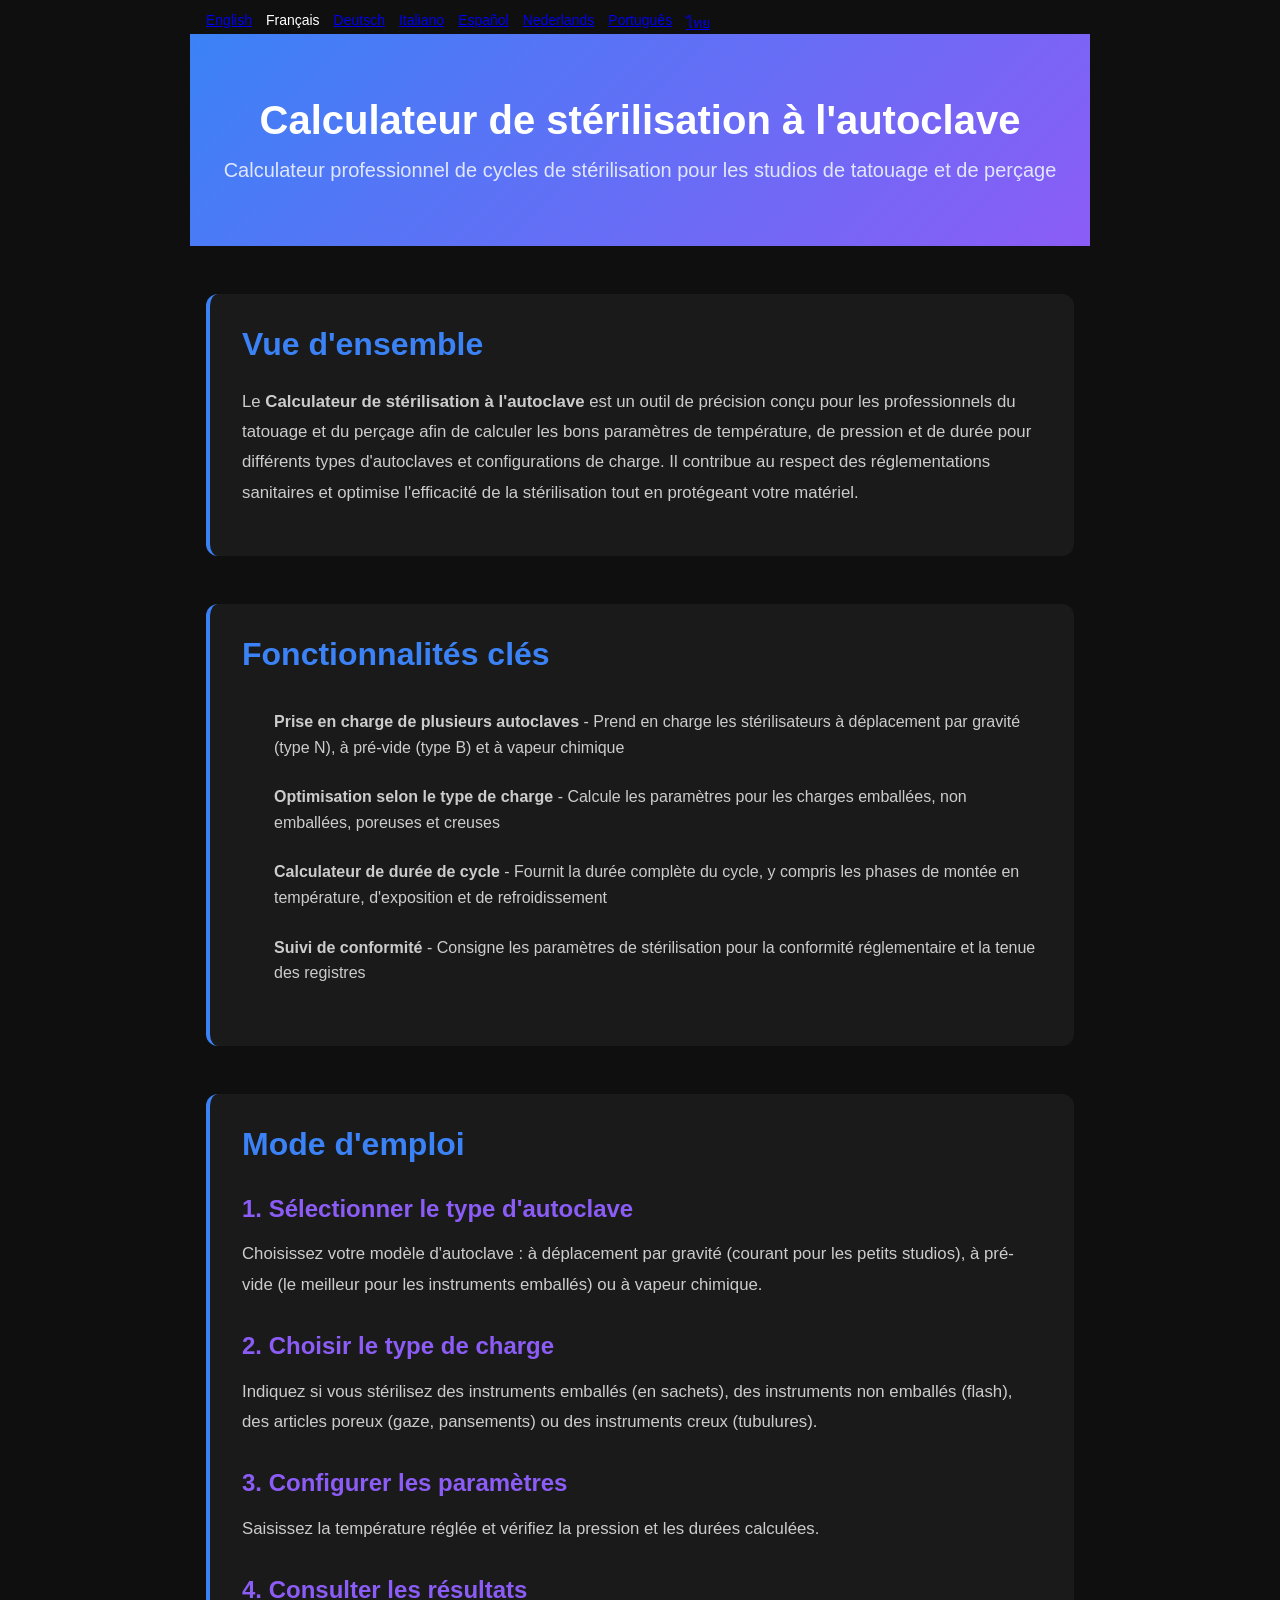
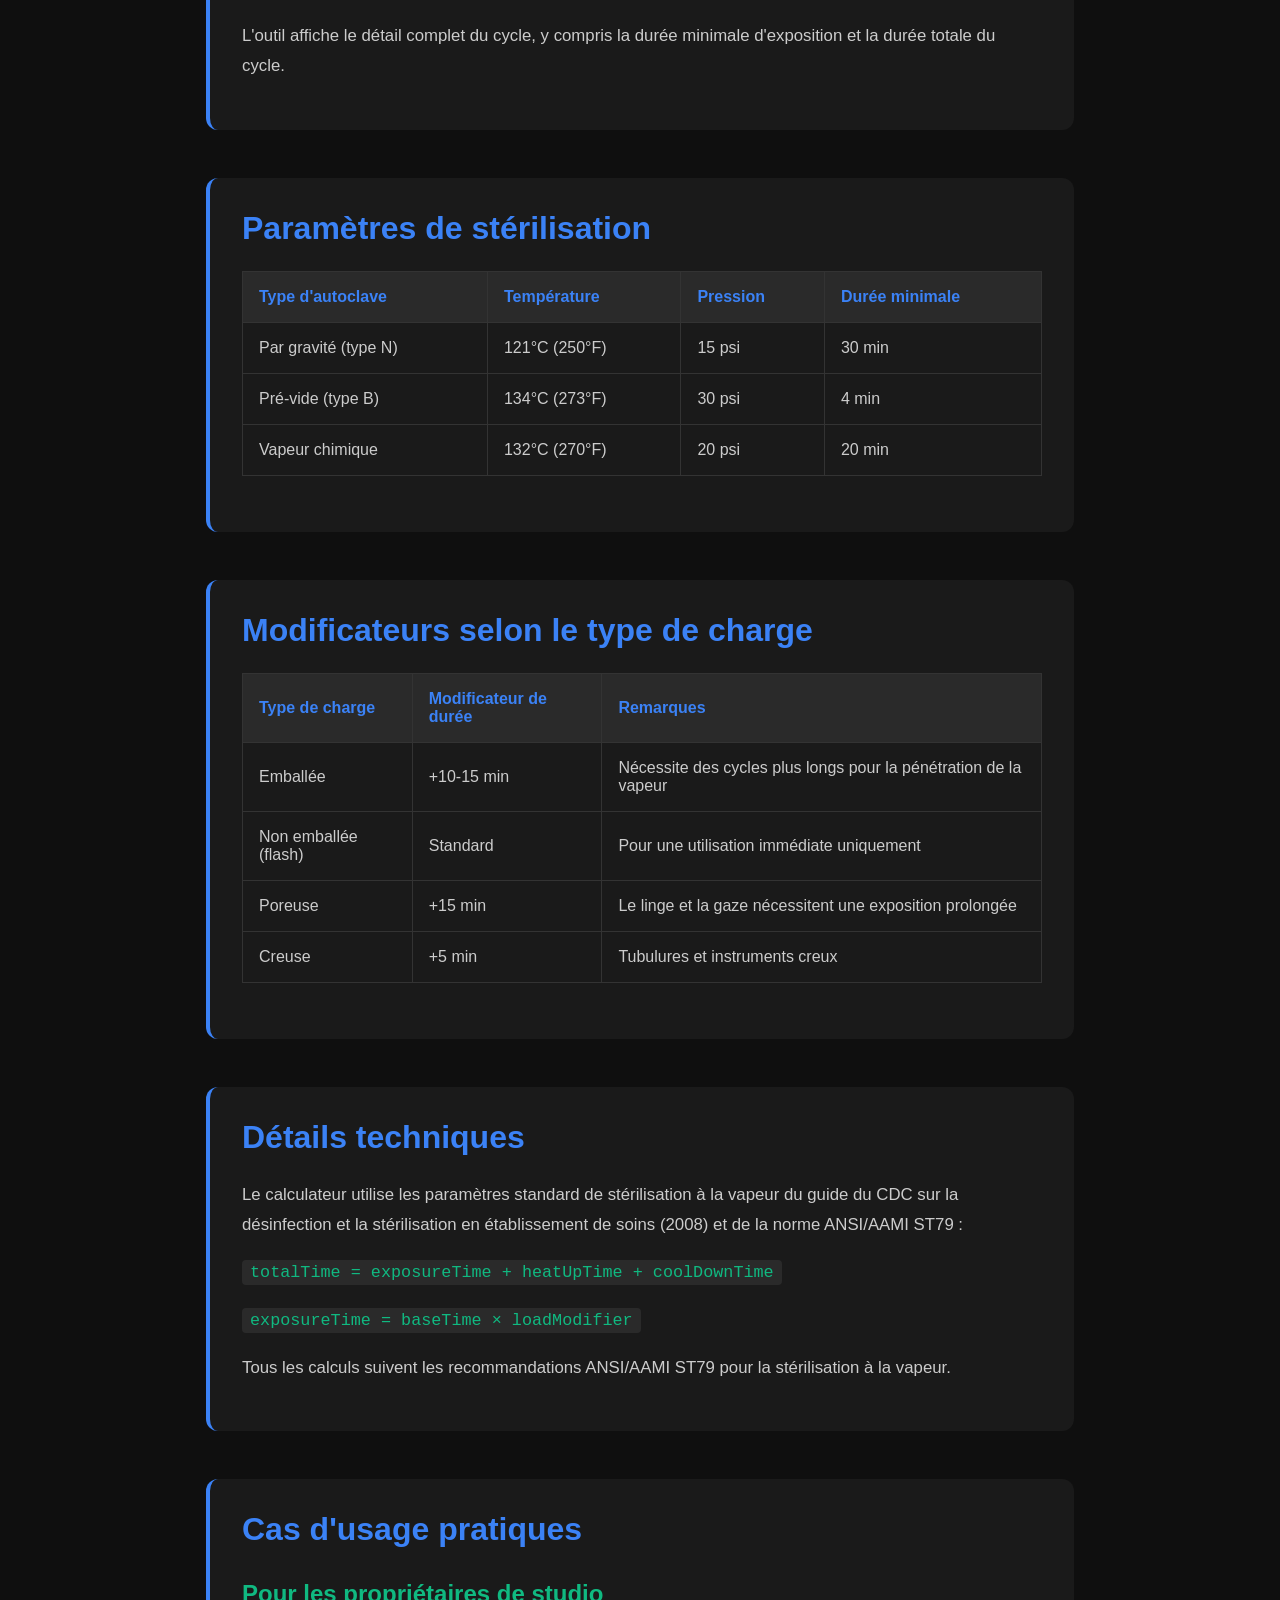
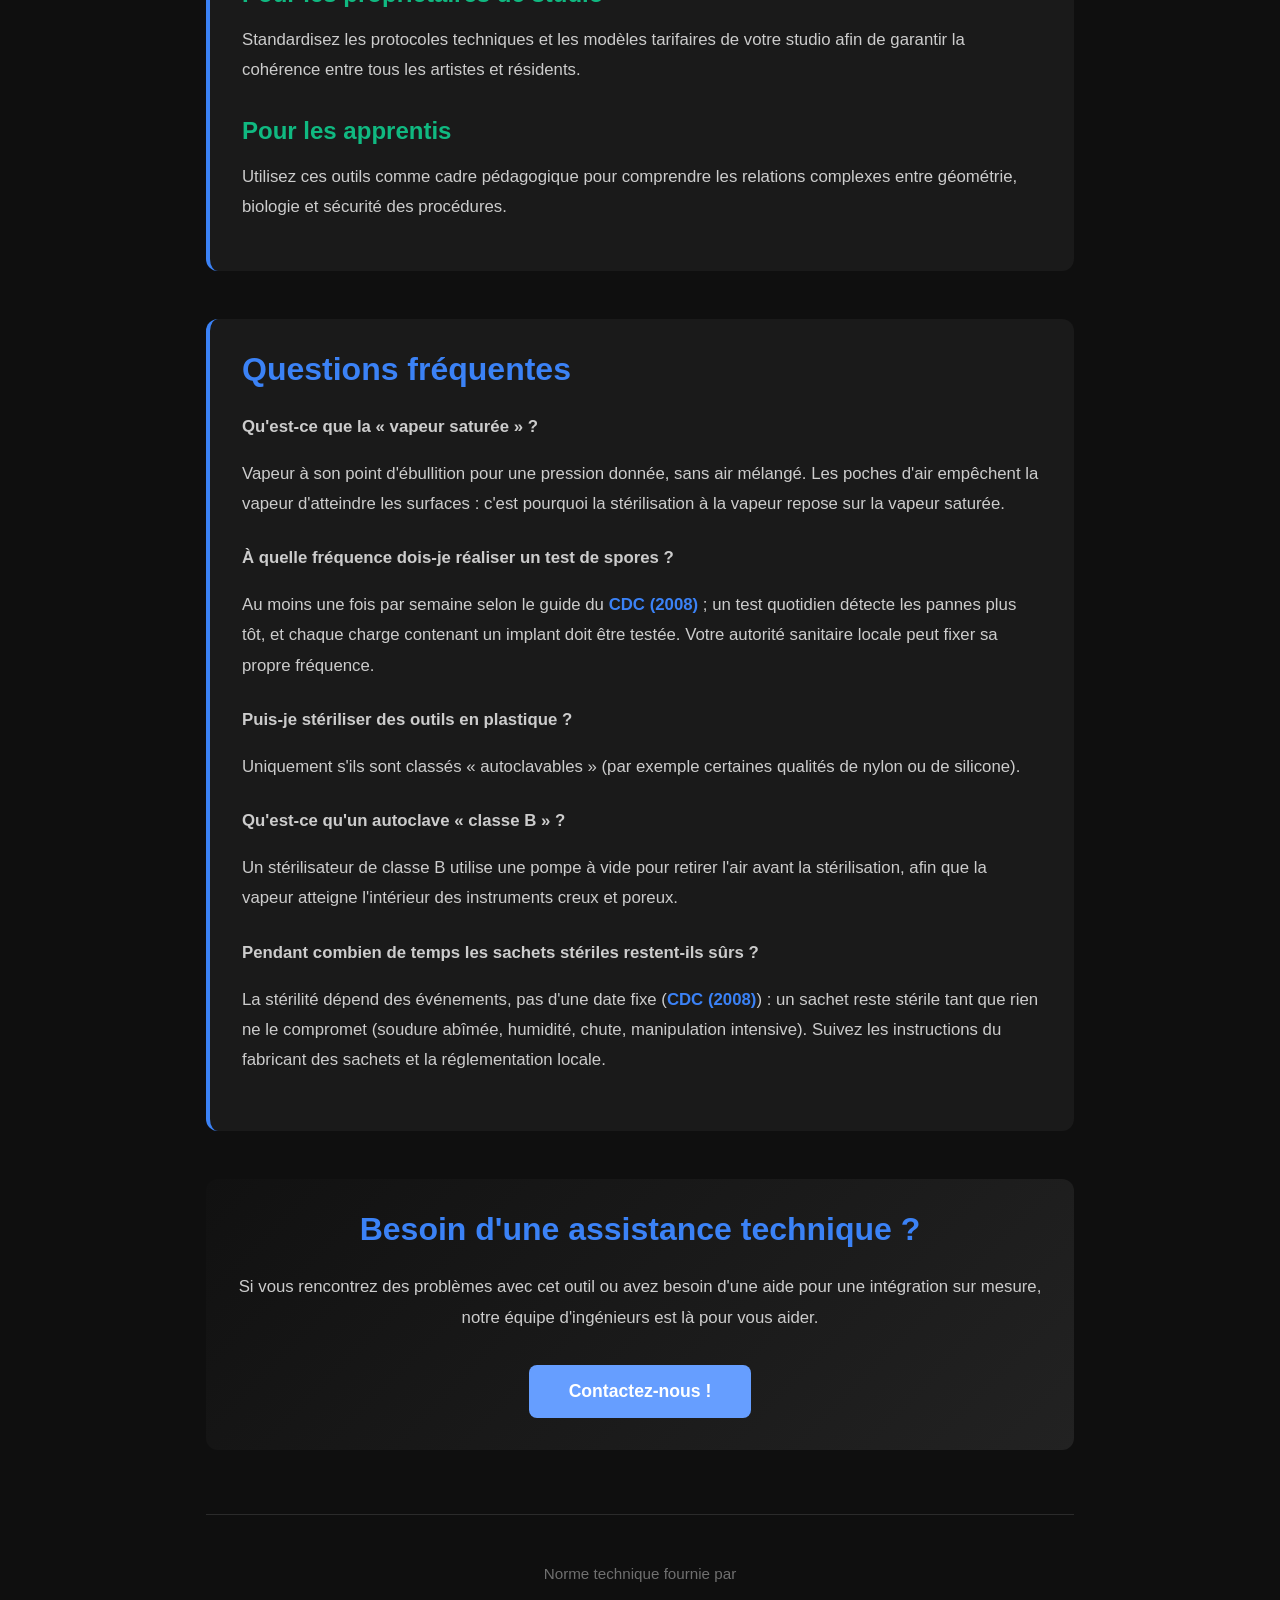
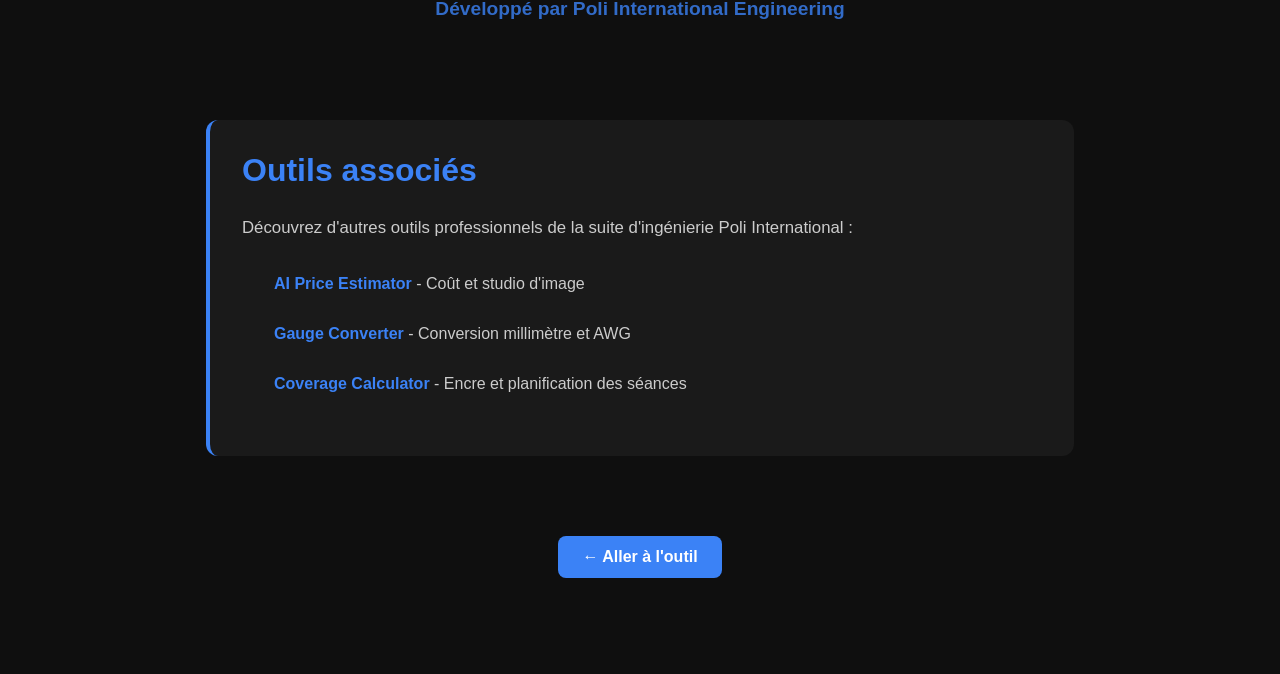
<file: documentation-fr.html>
<!DOCTYPE html>
<html lang="fr">
<head><meta name="robots" content="noindex,nofollow">
    <meta charset="UTF-8">
    <meta name="viewport" content="width=device-width, initial-scale=1.0">
    <title>Calculateur de stérilisation à l'autoclave : documentation | Poli International</title>
    <meta name="description" content="Guide complet d'utilisation du calculateur de stérilisation à l'autoclave">
    <link rel="canonical" href="https://poliinternational.com/autoclave-calculator-documentation/">
    <style>
        body {
            background: #0f0f0f !important;
            color: #fff !important;
            font-family: -apple-system, BlinkMacSystemFont, "Segoe UI", Roboto, sans-serif;
            margin: 0;
            padding: 0;
        }
        /* Hide h1 when in iframe to avoid duplicate headings */
        body.in-iframe .doc-hero h1 { display: none !important; }
        body.in-iframe .doc-hero { padding: 2rem 2rem !important; margin-bottom: 1rem !important; }
        * {
            box-sizing: border-box;
        }
        .entry-content {
            max-width: 900px !important;
            margin: 0 auto !important;
            padding: 2rem 1rem !important;
        }
        .doc-hero {
            background: linear-gradient(135deg, #3B82F6, #8B5CF6) !important;
            padding: 4rem 2rem !important;
            text-align: center !important;
            margin: -2rem -1rem 3rem !important;
            border-radius: 0 !important;
        }
        .doc-hero h1 {
            font-size: 2.5rem !important;
            color: #fff !important;
            margin: 0 0 1rem 0 !important;
            font-weight: 700 !important;
        }
        .doc-hero p {
            font-size: 1.25rem !important;
            color: #E0E7FF !important;
            margin: 0 !important;
        }
        .doc-section {
            margin: 3rem 0 !important;
            padding: 2rem !important;
            background: #1a1a1a !important;
            border-radius: 0.75rem !important;
            border-left: 4px solid #3B82F6 !important;
        }
        .doc-section h2 {
            color: #3B82F6 !important;
            font-size: 2rem !important;
            margin: 0 0 1.5rem 0 !important;
            font-weight: 600 !important;
        }
        .doc-section h3 {
            color: #8B5CF6 !important;
            font-size: 1.5rem !important;
            margin: 2rem 0 1rem 0 !important;
            font-weight: 600 !important;
        }
        .doc-section p {
            color: #ccc !important;
            line-height: 1.8 !important;
            margin-bottom: 1rem !important;
            font-size: 1.05rem !important;
        }
        .doc-section ul {
            margin: 1rem 0 !important;
            padding-left: 0 !important;
            list-style: none !important;
        }
        .doc-section ul li {
            padding: 0.75rem 0 0.75rem 2rem !important;
            position: relative !important;
            color: #ccc !important;
            line-height: 1.6 !important;
        }
        .doc-section ul li:before {
            content: "" !important;
            position: absolute !important;
            left: 0 !important;
            color: #10B981 !important;
            font-weight: bold !important;
            font-size: 1.2rem !important;
        }
        .doc-section a {
            color: #3B82F6 !important;
            text-decoration: none !important;
            font-weight: 600 !important;
            transition: color 0.2s !important;
        }
        .doc-section a:hover {
            color: #8B5CF6 !important;
            text-decoration: underline !important;
        }
        .highlight-box {
            background: linear-gradient(135deg, #1E3A8A, #4C1D95) !important;
            padding: 1.5rem !important;
            border-radius: 0.5rem !important;
            margin: 2rem 0 !important;
            border-left: 4px solid #10B981 !important;
        }
        .highlight-box p {
            color: #E0E7FF !important;
            margin-bottom: 0 !important;
        }
        .back-link {
            display: inline-block !important;
            padding: 0.75rem 1.5rem !important;
            background: #3B82F6 !important;
            color: #fff !important;
            text-decoration: none !important;
            border-radius: 0.5rem !important;
            font-weight: 600 !important;
            margin-top: 2rem !important;
        }
        .back-link:hover {
            background: #8B5CF6 !important;
        }
        table {
            width: 100%;
            border-collapse: collapse;
            margin: 1.5rem 0;
        }
        th, td {
            padding: 1rem;
            text-align: left;
            border: 1px solid #333;
        }
        th {
            background: #2a2a2a;
            color: #3B82F6;
        }
        td {
            color: #ccc;
        }
        code {
            background: #2a2a2a;
            padding: 0.2rem 0.5rem;
            border-radius: 4px;
            color: #10B981;
        }
    </style>
</head>
<body>
<nav class="doc-langs" aria-label="Langue de la documentation" style="display:flex;flex-wrap:wrap;gap:6px 14px;max-width:900px;margin:12px auto 0;padding:0 16px;font-size:14px;"><a lang="en" href="documentation.html">English</a><span lang="fr">Français</span><a lang="de" href="documentation-de.html">Deutsch</a><a lang="it" href="documentation-it.html">Italiano</a><a lang="es" href="documentation-es.html">Español</a><a lang="nl" href="documentation-nl.html">Nederlands</a><a lang="pt" href="documentation-pt.html">Português</a><a lang="th" href="documentation-th.html">ไทย</a></nav>
<script>
    // Detect if loaded in iframe and add class to hide h1
    if (window.self !== window.top) {
        document.body.classList.add('in-iframe');
    }
</script>
    <div class="entry-content">
        <div class="doc-hero">
            <h1>Calculateur de stérilisation à l'autoclave</h1>
            <p>Calculateur professionnel de cycles de stérilisation pour les studios de tatouage et de perçage</p>
        </div>

        <div class="doc-section">
            <h2>Vue d'ensemble</h2>
            <p>Le <strong>Calculateur de stérilisation à l'autoclave</strong> est un outil de précision conçu pour les professionnels du tatouage et du perçage afin de calculer les bons paramètres de température, de pression et de durée pour différents types d'autoclaves et configurations de charge. Il contribue au respect des réglementations sanitaires et optimise l'efficacité de la stérilisation tout en protégeant votre matériel.</p>
        </div>

        <div class="doc-section">
            <h2>Fonctionnalités clés</h2>
            <ul>
                <li><strong>Prise en charge de plusieurs autoclaves</strong> - Prend en charge les stérilisateurs à déplacement par gravité (type N), à pré-vide (type B) et à vapeur chimique</li>
                <li><strong>Optimisation selon le type de charge</strong> - Calcule les paramètres pour les charges emballées, non emballées, poreuses et creuses</li>
                <li><strong>Calculateur de durée de cycle</strong> - Fournit la durée complète du cycle, y compris les phases de montée en température, d'exposition et de refroidissement</li>
                <li><strong>Suivi de conformité</strong> - Consigne les paramètres de stérilisation pour la conformité réglementaire et la tenue des registres</li>
            </ul>
        </div>

        <div class="doc-section">
            <h2>Mode d'emploi</h2>
            <h3>1. Sélectionner le type d'autoclave</h3>
            <p>Choisissez votre modèle d'autoclave : à déplacement par gravité (courant pour les petits studios), à pré-vide (le meilleur pour les instruments emballés) ou à vapeur chimique.</p>

            <h3>2. Choisir le type de charge</h3>
            <p>Indiquez si vous stérilisez des instruments emballés (en sachets), des instruments non emballés (flash), des articles poreux (gaze, pansements) ou des instruments creux (tubulures).</p>

            <h3>3. Configurer les paramètres</h3>
            <p>Saisissez la température réglée et vérifiez la pression et les durées calculées.</p>

            <h3>4. Consulter les résultats</h3>
            <p>L'outil affiche le détail complet du cycle, y compris la durée minimale d'exposition et la durée totale du cycle.</p>
        </div>

        <div class="doc-section">
            <h2>Paramètres de stérilisation</h2>
            <table>
                <tr>
                    <th>Type d'autoclave</th>
                    <th>Température</th>
                    <th>Pression</th>
                    <th>Durée minimale</th>
                </tr>
                <tr>
                    <td>Par gravité (type N)</td>
                    <td>121°C (250°F)</td>
                    <td>15 psi</td>
                    <td>30 min</td>
                </tr>
                <tr>
                    <td>Pré-vide (type B)</td>
                    <td>134°C (273°F)</td>
                    <td>30 psi</td>
                    <td>4 min</td>
                </tr>
                <tr>
                    <td>Vapeur chimique</td>
                    <td>132°C (270°F)</td>
                    <td>20 psi</td>
                    <td>20 min</td>
                </tr>
            </table>
        </div>

        <div class="doc-section">
            <h2>Modificateurs selon le type de charge</h2>
            <table>
                <tr>
                    <th>Type de charge</th>
                    <th>Modificateur de durée</th>
                    <th>Remarques</th>
                </tr>
                <tr>
                    <td>Emballée</td>
                    <td>+10-15 min</td>
                    <td>Nécessite des cycles plus longs pour la pénétration de la vapeur</td>
                </tr>
                <tr>
                    <td>Non emballée (flash)</td>
                    <td>Standard</td>
                    <td>Pour une utilisation immédiate uniquement</td>
                </tr>
                <tr>
                    <td>Poreuse</td>
                    <td>+15 min</td>
                    <td>Le linge et la gaze nécessitent une exposition prolongée</td>
                </tr>
                <tr>
                    <td>Creuse</td>
                    <td>+5 min</td>
                    <td>Tubulures et instruments creux</td>
                </tr>
            </table>
        </div>

        <div class="doc-section">
            <h2>Détails techniques</h2>
            <p>Le calculateur utilise les paramètres standard de stérilisation à la vapeur du guide du CDC sur la désinfection et la stérilisation en établissement de soins (2008) et de la norme ANSI/AAMI ST79 :</p>
            <p><code>totalTime = exposureTime + heatUpTime + coolDownTime</code></p>
            <p><code>exposureTime = baseTime × loadModifier</code></p>
            <p>Tous les calculs suivent les recommandations ANSI/AAMI ST79 pour la stérilisation à la vapeur.</p>
        </div>

                <div class="doc-section">
            <h2>Cas d'usage pratiques</h2>
            <div class="use-case">
                <h3 style="color: #10B981 !important;">Pour les propriétaires de studio</h3>
                <p>Standardisez les protocoles techniques et les modèles tarifaires de votre studio afin de garantir la cohérence entre tous les artistes et résidents.</p>
            </div>
            <div class="use-case">
                <h3 style="color: #10B981 !important;">Pour les apprentis</h3>
                <p>Utilisez ces outils comme cadre pédagogique pour comprendre les relations complexes entre géométrie, biologie et sécurité des procédures.</p>
            </div>
        </div><div class="doc-section">
            <h2>Questions fréquentes</h2>
            <div class="faq-item" style="margin-bottom: 1.5rem;">
                <p><strong>Qu'est-ce que la « vapeur saturée » ?</strong></p>
                <p>Vapeur à son point d'ébullition pour une pression donnée, sans air mélangé. Les poches d'air empêchent la vapeur d'atteindre les surfaces : c'est pourquoi la stérilisation à la vapeur repose sur la vapeur saturée.</p>
            </div>
            <div class="faq-item" style="margin-bottom: 1.5rem;">
                <p><strong>À quelle fréquence dois-je réaliser un test de spores ?</strong></p>
                <p>Au moins une fois par semaine selon le guide du <a href="https://www.cdc.gov/infection-control/hcp/disinfection-sterilization/sterilizing-practices.html" target="_blank" rel="noopener">CDC (2008)</a> ; un test quotidien détecte les pannes plus tôt, et chaque charge contenant un implant doit être testée. Votre autorité sanitaire locale peut fixer sa propre fréquence.</p>
            </div>
            <div class="faq-item" style="margin-bottom: 1.5rem;">
                <p><strong>Puis-je stériliser des outils en plastique ?</strong></p>
                <p>Uniquement s'ils sont classés « autoclavables » (par exemple certaines qualités de nylon ou de silicone).</p>
            </div>
            <div class="faq-item" style="margin-bottom: 1.5rem;">
                <p><strong>Qu'est-ce qu'un autoclave « classe B » ?</strong></p>
                <p>Un stérilisateur de classe B utilise une pompe à vide pour retirer l'air avant la stérilisation, afin que la vapeur atteigne l'intérieur des instruments creux et poreux.</p>
            </div>
            <div class="faq-item" style="margin-bottom: 1.5rem;">
                <p><strong>Pendant combien de temps les sachets stériles restent-ils sûrs ?</strong></p>
                <p>La stérilité dépend des événements, pas d'une date fixe (<a href="https://www.cdc.gov/infection-control/hcp/disinfection-sterilization/sterilizing-practices.html" target="_blank" rel="noopener">CDC (2008)</a>) : un sachet reste stérile tant que rien ne le compromet (soudure abîmée, humidité, chute, manipulation intensive). Suivez les instructions du fabricant des sachets et la réglementation locale.</p>
            </div>
        </div>        <div class="doc-section" style="text-align: center; border-left: none !important; background: linear-gradient(135deg, #111, #222) !important;">
            <h2>Besoin d'une assistance technique ?</h2>
            <p>Si vous rencontrez des problèmes avec cet outil ou avez besoin d'une aide pour une intégration sur mesure, notre équipe d'ingénieurs est là pour vous aider.</p>
            <div style="display: flex; justify-content: center; gap: 1.5rem; margin-top: 2rem; flex-wrap: wrap; align-items: center;">
                <a href="https://poliinternational.com/contact-us/" class="btn-primary" style="padding: 1rem 2.5rem; text-decoration: none; border-radius: 0.5rem; background: #669eff; color: #FFFFFF !important; font-weight: 800; font-size: 1.1rem; border: none;">Contactez-nous !</a>

            </div>
        </div>        <div style="text-align: center; margin-top: 4rem; padding: 2rem; border-top: 1px solid #333; opacity: 0.8;">
            <p style="font-size: 0.95rem; color: #888; line-height: 1.6;">
                Norme technique fournie par <br/>
                <a href="https://poliinternational.com/autoclave-calculator/" style="color: #3B82F6; text-decoration: none; font-weight: 800; font-size: 1.2rem; display: block; margin-top: 0.5rem;">Développé par Poli International Engineering</a>
            </p>
        </div>        <div class="doc-section">
            <h2>Outils associés</h2>
            <p>Découvrez d'autres outils professionnels de la suite d'ingénierie Poli International :</p>
            <ul>
                <li><a href="/tattoo-price-estimator/">AI Price Estimator</a> - Coût et studio d'image</li>
                <li><a href="/gauge-converter/">Gauge Converter</a> - Conversion millimètre et AWG</li>
                <li><a href="/coverage-calculator/">Coverage Calculator</a> - Encre et planification des séances</li>
            </ul>
        </div><div style="text-align: center; margin-bottom: 4rem;"><a href="https://poliinternational.com/autoclave-calculator/" class="back-link" style="display: inline-block !important;">← Aller à l'outil</a></div>
    </div>
</body>
</html>
</file>
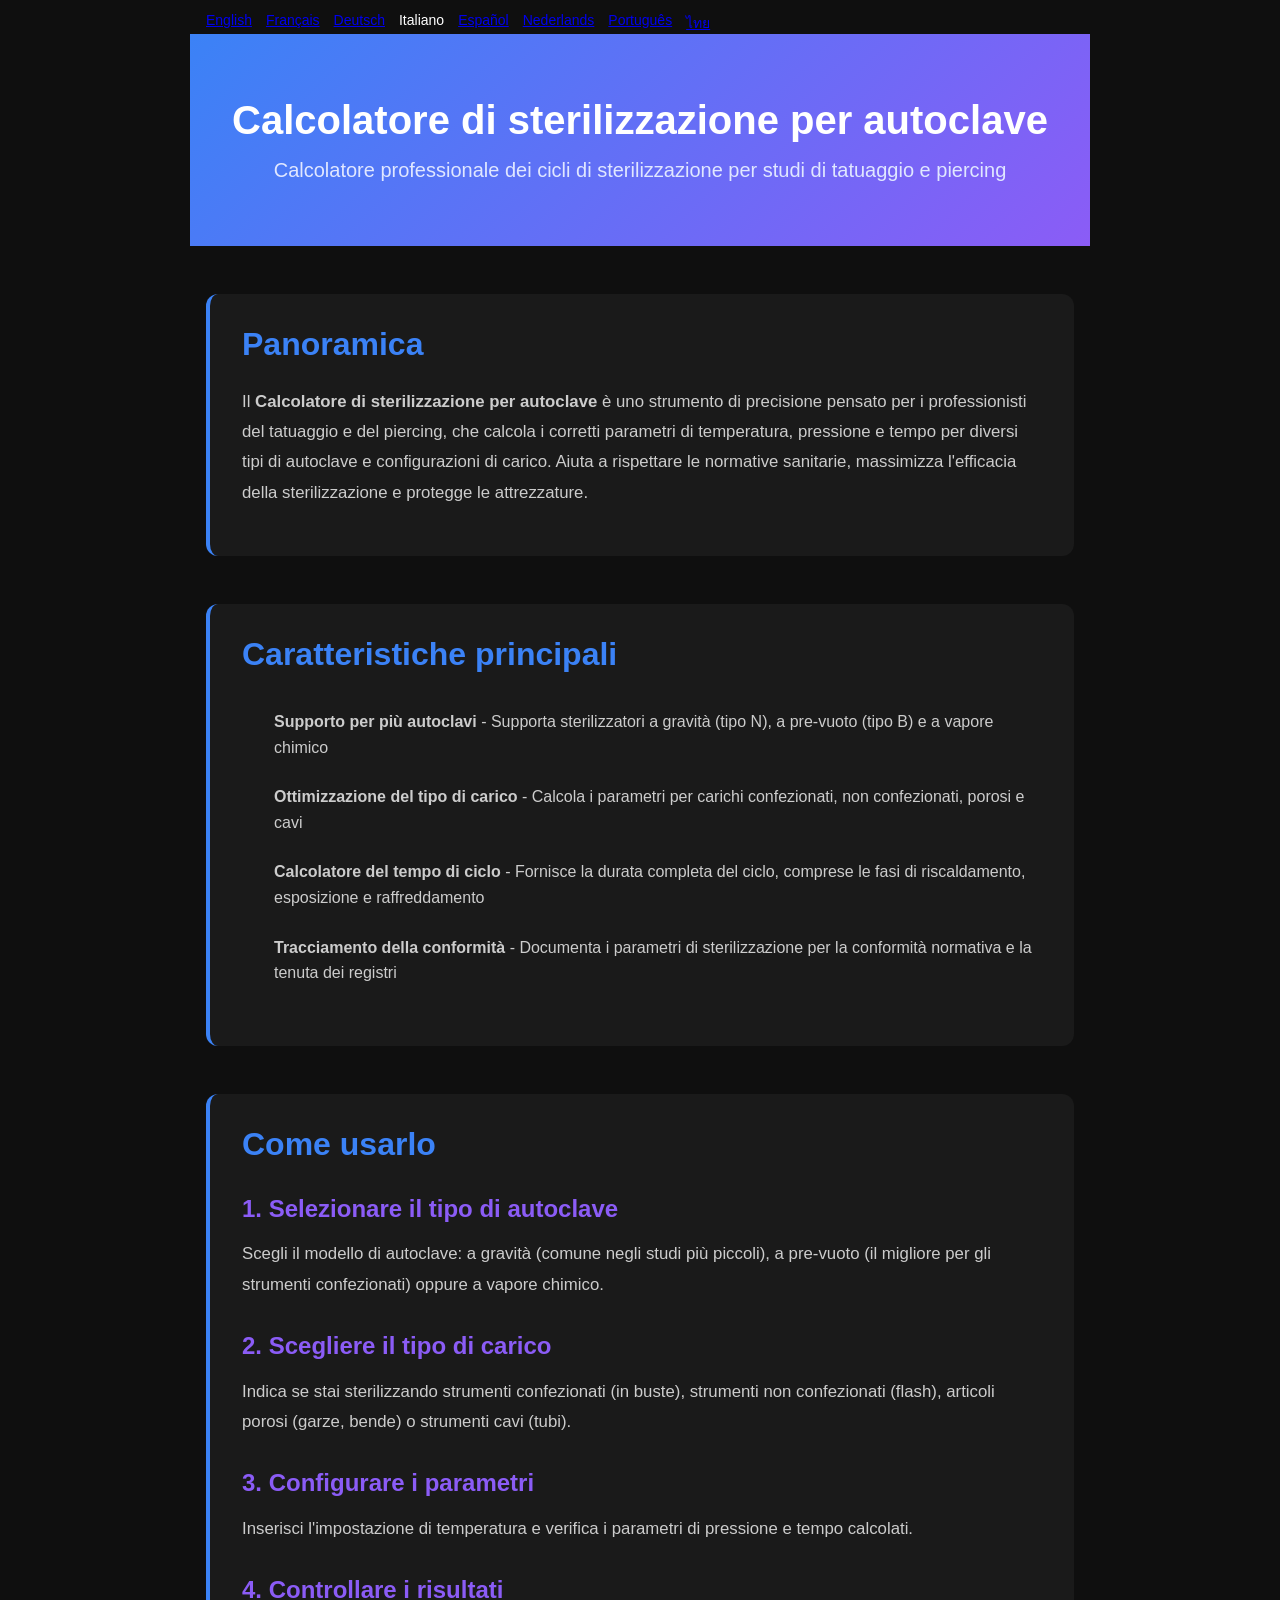
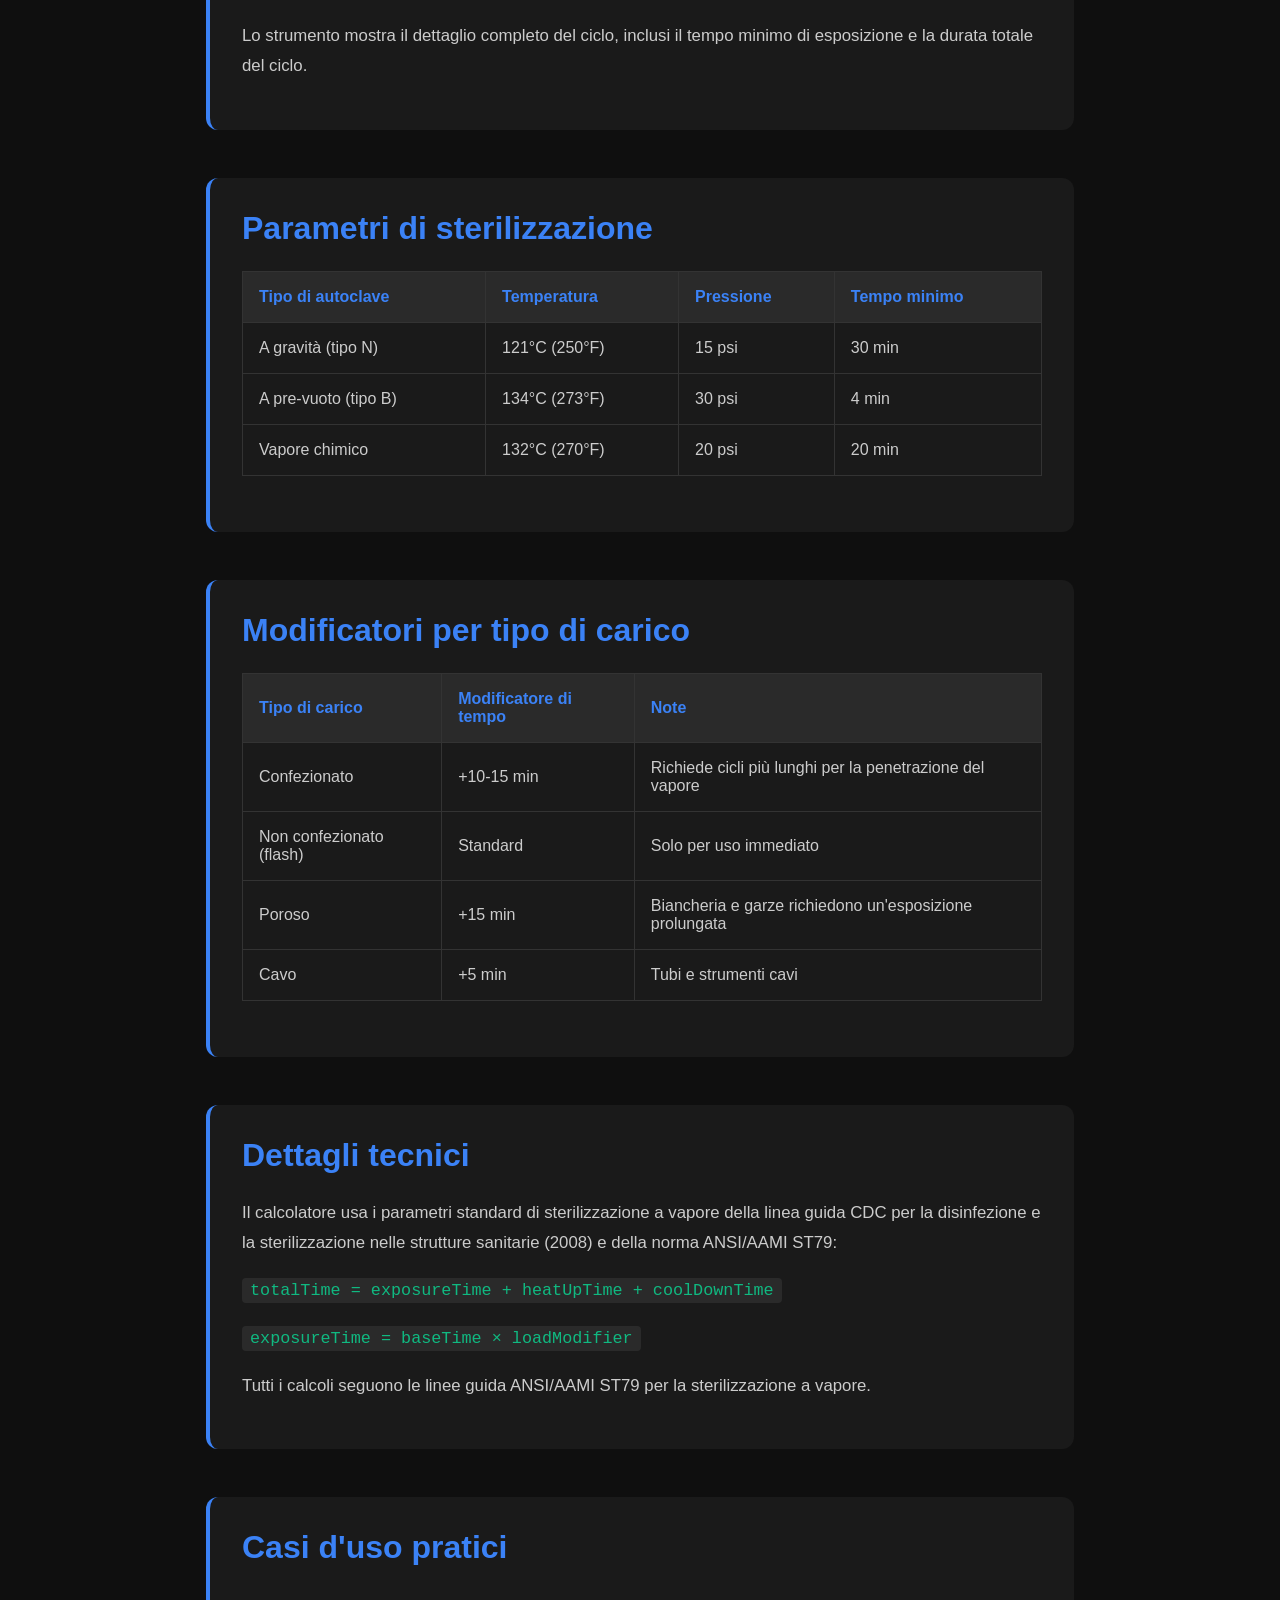
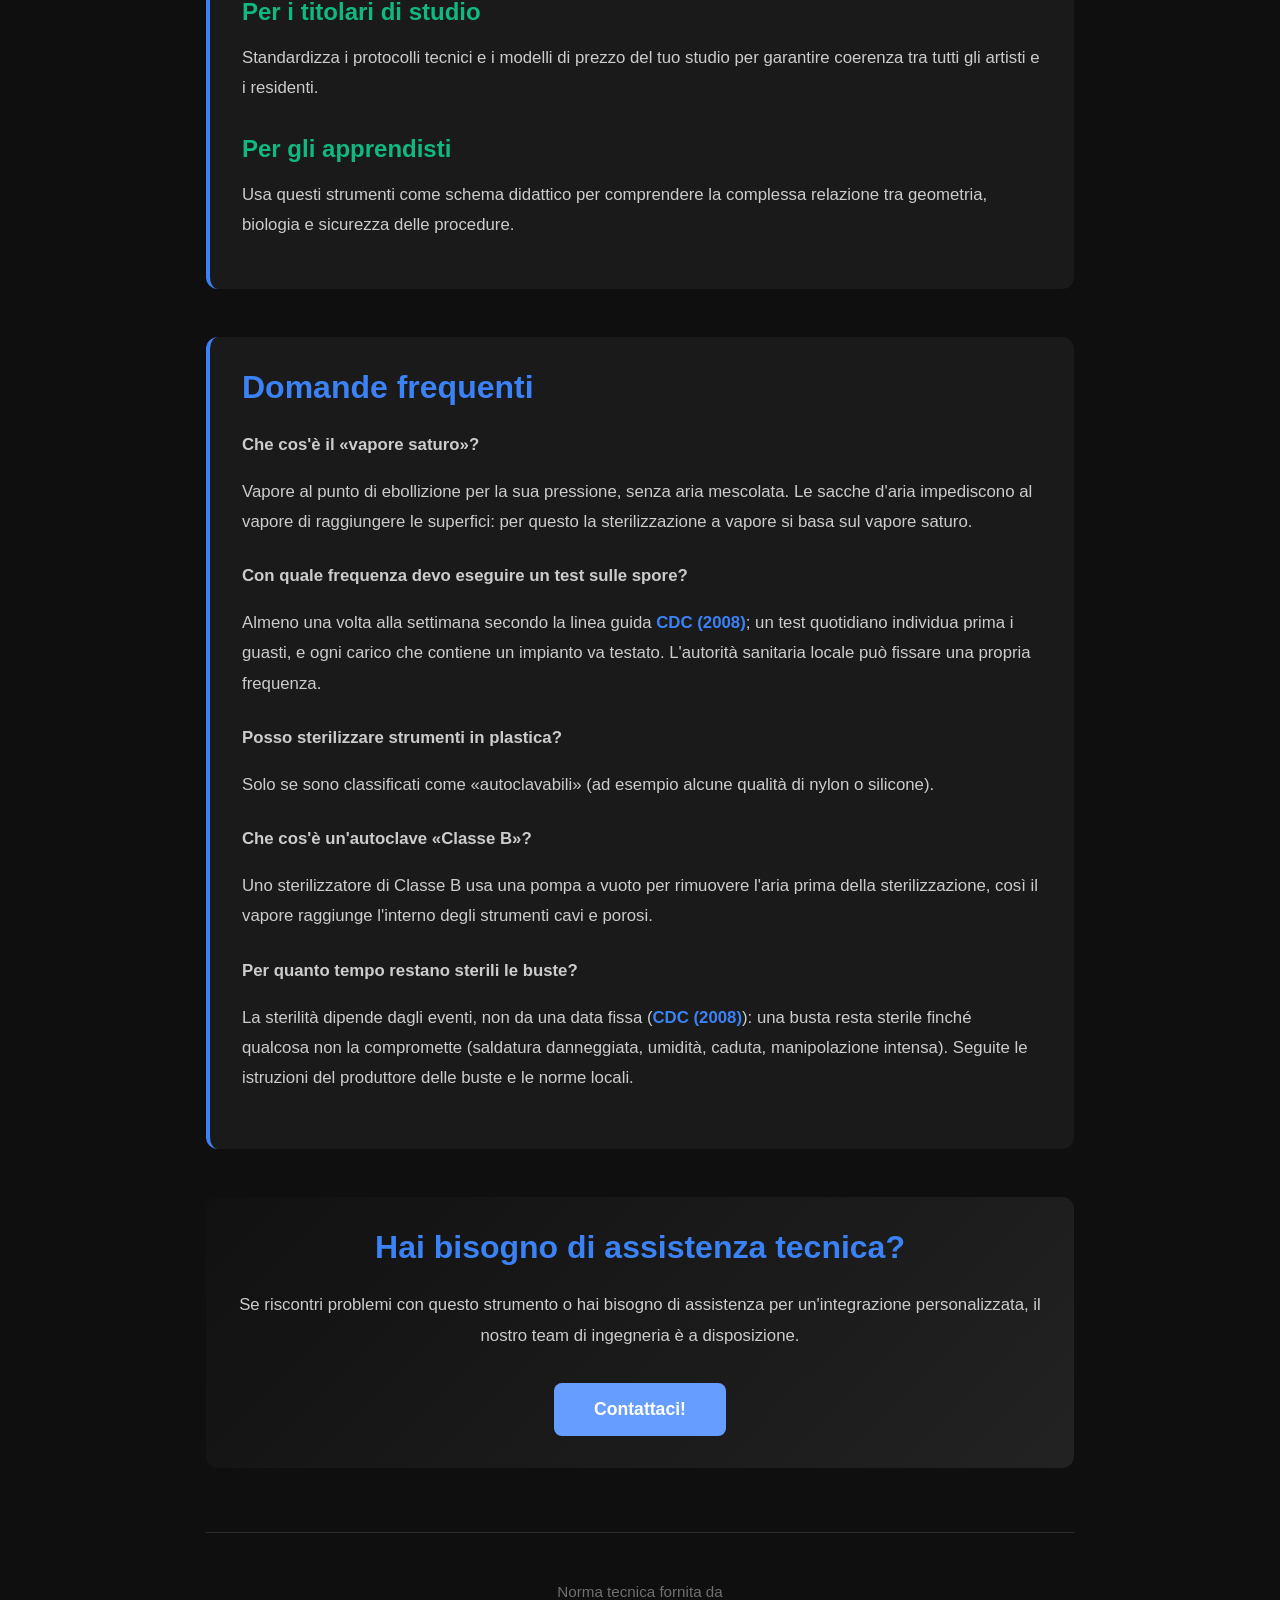
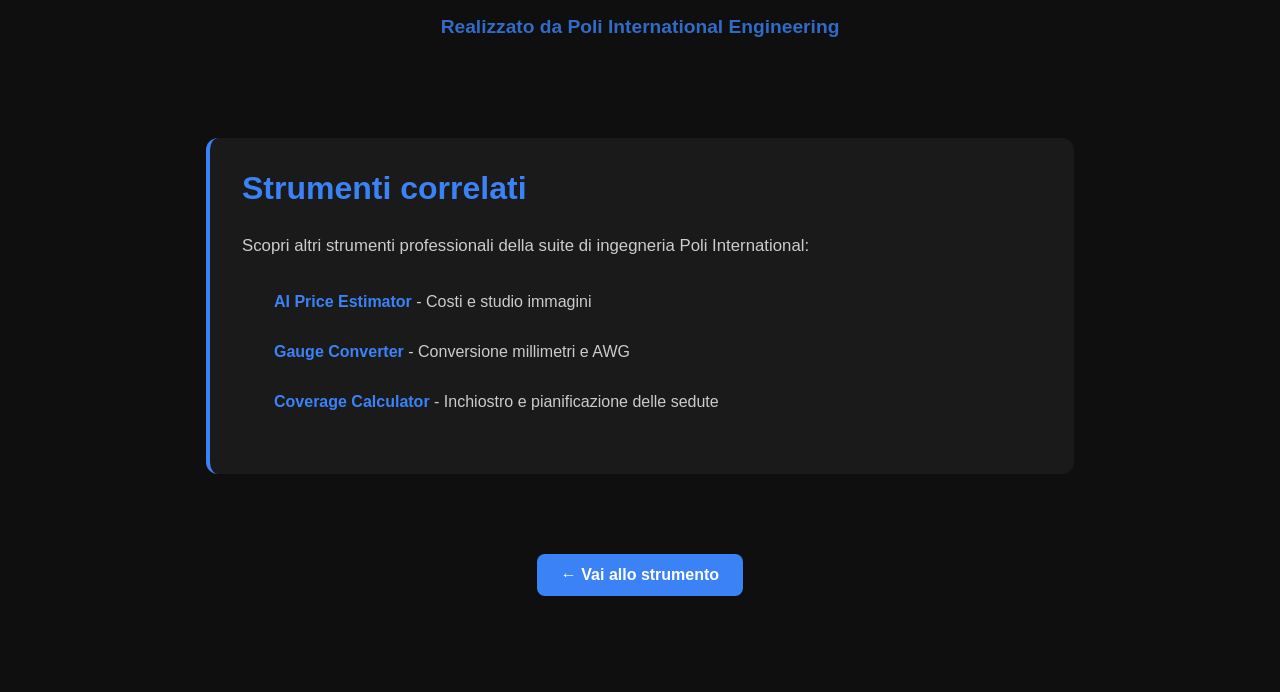
<file: documentation-it.html>
<!DOCTYPE html>
<html lang="it">
<head><meta name="robots" content="noindex,nofollow">
    <meta charset="UTF-8">
    <meta name="viewport" content="width=device-width, initial-scale=1.0">
    <title>Calcolatore di sterilizzazione per autoclave: documentazione | Poli International</title>
    <meta name="description" content="Guida completa all'uso del Calcolatore di sterilizzazione per autoclave">
    <link rel="canonical" href="https://poliinternational.com/autoclave-calculator-documentation/">
    <style>
        body {
            background: #0f0f0f !important;
            color: #fff !important;
            font-family: -apple-system, BlinkMacSystemFont, "Segoe UI", Roboto, sans-serif;
            margin: 0;
            padding: 0;
        }
        /* Hide h1 when in iframe to avoid duplicate headings */
        body.in-iframe .doc-hero h1 { display: none !important; }
        body.in-iframe .doc-hero { padding: 2rem 2rem !important; margin-bottom: 1rem !important; }
        * {
            box-sizing: border-box;
        }
        .entry-content {
            max-width: 900px !important;
            margin: 0 auto !important;
            padding: 2rem 1rem !important;
        }
        .doc-hero {
            background: linear-gradient(135deg, #3B82F6, #8B5CF6) !important;
            padding: 4rem 2rem !important;
            text-align: center !important;
            margin: -2rem -1rem 3rem !important;
            border-radius: 0 !important;
        }
        .doc-hero h1 {
            font-size: 2.5rem !important;
            color: #fff !important;
            margin: 0 0 1rem 0 !important;
            font-weight: 700 !important;
        }
        .doc-hero p {
            font-size: 1.25rem !important;
            color: #E0E7FF !important;
            margin: 0 !important;
        }
        .doc-section {
            margin: 3rem 0 !important;
            padding: 2rem !important;
            background: #1a1a1a !important;
            border-radius: 0.75rem !important;
            border-left: 4px solid #3B82F6 !important;
        }
        .doc-section h2 {
            color: #3B82F6 !important;
            font-size: 2rem !important;
            margin: 0 0 1.5rem 0 !important;
            font-weight: 600 !important;
        }
        .doc-section h3 {
            color: #8B5CF6 !important;
            font-size: 1.5rem !important;
            margin: 2rem 0 1rem 0 !important;
            font-weight: 600 !important;
        }
        .doc-section p {
            color: #ccc !important;
            line-height: 1.8 !important;
            margin-bottom: 1rem !important;
            font-size: 1.05rem !important;
        }
        .doc-section ul {
            margin: 1rem 0 !important;
            padding-left: 0 !important;
            list-style: none !important;
        }
        .doc-section ul li {
            padding: 0.75rem 0 0.75rem 2rem !important;
            position: relative !important;
            color: #ccc !important;
            line-height: 1.6 !important;
        }
        .doc-section ul li:before {
            content: "" !important;
            position: absolute !important;
            left: 0 !important;
            color: #10B981 !important;
            font-weight: bold !important;
            font-size: 1.2rem !important;
        }
        .doc-section a {
            color: #3B82F6 !important;
            text-decoration: none !important;
            font-weight: 600 !important;
            transition: color 0.2s !important;
        }
        .doc-section a:hover {
            color: #8B5CF6 !important;
            text-decoration: underline !important;
        }
        .highlight-box {
            background: linear-gradient(135deg, #1E3A8A, #4C1D95) !important;
            padding: 1.5rem !important;
            border-radius: 0.5rem !important;
            margin: 2rem 0 !important;
            border-left: 4px solid #10B981 !important;
        }
        .highlight-box p {
            color: #E0E7FF !important;
            margin-bottom: 0 !important;
        }
        .back-link {
            display: inline-block !important;
            padding: 0.75rem 1.5rem !important;
            background: #3B82F6 !important;
            color: #fff !important;
            text-decoration: none !important;
            border-radius: 0.5rem !important;
            font-weight: 600 !important;
            margin-top: 2rem !important;
        }
        .back-link:hover {
            background: #8B5CF6 !important;
        }
        table {
            width: 100%;
            border-collapse: collapse;
            margin: 1.5rem 0;
        }
        th, td {
            padding: 1rem;
            text-align: left;
            border: 1px solid #333;
        }
        th {
            background: #2a2a2a;
            color: #3B82F6;
        }
        td {
            color: #ccc;
        }
        code {
            background: #2a2a2a;
            padding: 0.2rem 0.5rem;
            border-radius: 4px;
            color: #10B981;
        }
    </style>
</head>
<body>
<nav class="doc-langs" aria-label="Lingua della documentazione" style="display:flex;flex-wrap:wrap;gap:6px 14px;max-width:900px;margin:12px auto 0;padding:0 16px;font-size:14px;"><a lang="en" href="documentation.html">English</a><a lang="fr" href="documentation-fr.html">Français</a><a lang="de" href="documentation-de.html">Deutsch</a><span lang="it">Italiano</span><a lang="es" href="documentation-es.html">Español</a><a lang="nl" href="documentation-nl.html">Nederlands</a><a lang="pt" href="documentation-pt.html">Português</a><a lang="th" href="documentation-th.html">ไทย</a></nav>
<script>
    // Detect if loaded in iframe and add class to hide h1
    if (window.self !== window.top) {
        document.body.classList.add('in-iframe');
    }
</script>
    <div class="entry-content">
        <div class="doc-hero">
            <h1>Calcolatore di sterilizzazione per autoclave</h1>
            <p>Calcolatore professionale dei cicli di sterilizzazione per studi di tatuaggio e piercing</p>
        </div>

        <div class="doc-section">
            <h2>Panoramica</h2>
            <p>Il <strong>Calcolatore di sterilizzazione per autoclave</strong> è uno strumento di precisione pensato per i professionisti del tatuaggio e del piercing, che calcola i corretti parametri di temperatura, pressione e tempo per diversi tipi di autoclave e configurazioni di carico. Aiuta a rispettare le normative sanitarie, massimizza l'efficacia della sterilizzazione e protegge le attrezzature.</p>
        </div>

        <div class="doc-section">
            <h2>Caratteristiche principali</h2>
            <ul>
                <li><strong>Supporto per più autoclavi</strong> - Supporta sterilizzatori a gravità (tipo N), a pre-vuoto (tipo B) e a vapore chimico</li>
                <li><strong>Ottimizzazione del tipo di carico</strong> - Calcola i parametri per carichi confezionati, non confezionati, porosi e cavi</li>
                <li><strong>Calcolatore del tempo di ciclo</strong> - Fornisce la durata completa del ciclo, comprese le fasi di riscaldamento, esposizione e raffreddamento</li>
                <li><strong>Tracciamento della conformità</strong> - Documenta i parametri di sterilizzazione per la conformità normativa e la tenuta dei registri</li>
            </ul>
        </div>

        <div class="doc-section">
            <h2>Come usarlo</h2>
            <h3>1. Selezionare il tipo di autoclave</h3>
            <p>Scegli il modello di autoclave: a gravità (comune negli studi più piccoli), a pre-vuoto (il migliore per gli strumenti confezionati) oppure a vapore chimico.</p>

            <h3>2. Scegliere il tipo di carico</h3>
            <p>Indica se stai sterilizzando strumenti confezionati (in buste), strumenti non confezionati (flash), articoli porosi (garze, bende) o strumenti cavi (tubi).</p>

            <h3>3. Configurare i parametri</h3>
            <p>Inserisci l'impostazione di temperatura e verifica i parametri di pressione e tempo calcolati.</p>

            <h3>4. Controllare i risultati</h3>
            <p>Lo strumento mostra il dettaglio completo del ciclo, inclusi il tempo minimo di esposizione e la durata totale del ciclo.</p>
        </div>

        <div class="doc-section">
            <h2>Parametri di sterilizzazione</h2>
            <table>
                <tr>
                    <th>Tipo di autoclave</th>
                    <th>Temperatura</th>
                    <th>Pressione</th>
                    <th>Tempo minimo</th>
                </tr>
                <tr>
                    <td>A gravità (tipo N)</td>
                    <td>121°C (250°F)</td>
                    <td>15 psi</td>
                    <td>30 min</td>
                </tr>
                <tr>
                    <td>A pre-vuoto (tipo B)</td>
                    <td>134°C (273°F)</td>
                    <td>30 psi</td>
                    <td>4 min</td>
                </tr>
                <tr>
                    <td>Vapore chimico</td>
                    <td>132°C (270°F)</td>
                    <td>20 psi</td>
                    <td>20 min</td>
                </tr>
            </table>
        </div>

        <div class="doc-section">
            <h2>Modificatori per tipo di carico</h2>
            <table>
                <tr>
                    <th>Tipo di carico</th>
                    <th>Modificatore di tempo</th>
                    <th>Note</th>
                </tr>
                <tr>
                    <td>Confezionato</td>
                    <td>+10-15 min</td>
                    <td>Richiede cicli più lunghi per la penetrazione del vapore</td>
                </tr>
                <tr>
                    <td>Non confezionato (flash)</td>
                    <td>Standard</td>
                    <td>Solo per uso immediato</td>
                </tr>
                <tr>
                    <td>Poroso</td>
                    <td>+15 min</td>
                    <td>Biancheria e garze richiedono un'esposizione prolungata</td>
                </tr>
                <tr>
                    <td>Cavo</td>
                    <td>+5 min</td>
                    <td>Tubi e strumenti cavi</td>
                </tr>
            </table>
        </div>

        <div class="doc-section">
            <h2>Dettagli tecnici</h2>
            <p>Il calcolatore usa i parametri standard di sterilizzazione a vapore della linea guida CDC per la disinfezione e la sterilizzazione nelle strutture sanitarie (2008) e della norma ANSI/AAMI ST79:</p>
            <p><code>totalTime = exposureTime + heatUpTime + coolDownTime</code></p>
            <p><code>exposureTime = baseTime × loadModifier</code></p>
            <p>Tutti i calcoli seguono le linee guida ANSI/AAMI ST79 per la sterilizzazione a vapore.</p>
        </div>

                <div class="doc-section">
            <h2>Casi d'uso pratici</h2>
            <div class="use-case">
                <h3 style="color: #10B981 !important;">Per i titolari di studio</h3>
                <p>Standardizza i protocolli tecnici e i modelli di prezzo del tuo studio per garantire coerenza tra tutti gli artisti e i residenti.</p>
            </div>
            <div class="use-case">
                <h3 style="color: #10B981 !important;">Per gli apprendisti</h3>
                <p>Usa questi strumenti come schema didattico per comprendere la complessa relazione tra geometria, biologia e sicurezza delle procedure.</p>
            </div>
        </div><div class="doc-section">
            <h2>Domande frequenti</h2>
            <div class="faq-item" style="margin-bottom: 1.5rem;">
                <p><strong>Che cos'è il «vapore saturo»?</strong></p>
                <p>Vapore al punto di ebollizione per la sua pressione, senza aria mescolata. Le sacche d'aria impediscono al vapore di raggiungere le superfici: per questo la sterilizzazione a vapore si basa sul vapore saturo.</p>
            </div>
            <div class="faq-item" style="margin-bottom: 1.5rem;">
                <p><strong>Con quale frequenza devo eseguire un test sulle spore?</strong></p>
                <p>Almeno una volta alla settimana secondo la linea guida <a href="https://www.cdc.gov/infection-control/hcp/disinfection-sterilization/sterilizing-practices.html" target="_blank" rel="noopener">CDC (2008)</a>; un test quotidiano individua prima i guasti, e ogni carico che contiene un impianto va testato. L'autorità sanitaria locale può fissare una propria frequenza.</p>
            </div>
            <div class="faq-item" style="margin-bottom: 1.5rem;">
                <p><strong>Posso sterilizzare strumenti in plastica?</strong></p>
                <p>Solo se sono classificati come «autoclavabili» (ad esempio alcune qualità di nylon o silicone).</p>
            </div>
            <div class="faq-item" style="margin-bottom: 1.5rem;">
                <p><strong>Che cos'è un'autoclave «Classe B»?</strong></p>
                <p>Uno sterilizzatore di Classe B usa una pompa a vuoto per rimuovere l'aria prima della sterilizzazione, così il vapore raggiunge l'interno degli strumenti cavi e porosi.</p>
            </div>
            <div class="faq-item" style="margin-bottom: 1.5rem;">
                <p><strong>Per quanto tempo restano sterili le buste?</strong></p>
                <p>La sterilità dipende dagli eventi, non da una data fissa (<a href="https://www.cdc.gov/infection-control/hcp/disinfection-sterilization/sterilizing-practices.html" target="_blank" rel="noopener">CDC (2008)</a>): una busta resta sterile finché qualcosa non la compromette (saldatura danneggiata, umidità, caduta, manipolazione intensa). Seguite le istruzioni del produttore delle buste e le norme locali.</p>
            </div>
        </div>        <div class="doc-section" style="text-align: center; border-left: none !important; background: linear-gradient(135deg, #111, #222) !important;">
            <h2>Hai bisogno di assistenza tecnica?</h2>
            <p>Se riscontri problemi con questo strumento o hai bisogno di assistenza per un'integrazione personalizzata, il nostro team di ingegneria è a disposizione.</p>
            <div style="display: flex; justify-content: center; gap: 1.5rem; margin-top: 2rem; flex-wrap: wrap; align-items: center;">
                <a href="https://poliinternational.com/contact-us/" class="btn-primary" style="padding: 1rem 2.5rem; text-decoration: none; border-radius: 0.5rem; background: #669eff; color: #FFFFFF !important; font-weight: 800; font-size: 1.1rem; border: none;">Contattaci!</a>

            </div>
        </div>        <div style="text-align: center; margin-top: 4rem; padding: 2rem; border-top: 1px solid #333; opacity: 0.8;">
            <p style="font-size: 0.95rem; color: #888; line-height: 1.6;">
                Norma tecnica fornita da <br/>
                <a href="https://poliinternational.com/autoclave-calculator/" style="color: #3B82F6; text-decoration: none; font-weight: 800; font-size: 1.2rem; display: block; margin-top: 0.5rem;">Realizzato da Poli International Engineering</a>
            </p>
        </div>        <div class="doc-section">
            <h2>Strumenti correlati</h2>
            <p>Scopri altri strumenti professionali della suite di ingegneria Poli International:</p>
            <ul>
                <li><a href="/tattoo-price-estimator/">AI Price Estimator</a> - Costi e studio immagini</li>
                <li><a href="/gauge-converter/">Gauge Converter</a> - Conversione millimetri e AWG</li>
                <li><a href="/coverage-calculator/">Coverage Calculator</a> - Inchiostro e pianificazione delle sedute</li>
            </ul>
        </div><div style="text-align: center; margin-bottom: 4rem;"><a href="https://poliinternational.com/autoclave-calculator/" class="back-link" style="display: inline-block !important;">← Vai allo strumento</a></div>
    </div>
</body>
</html>
</file>
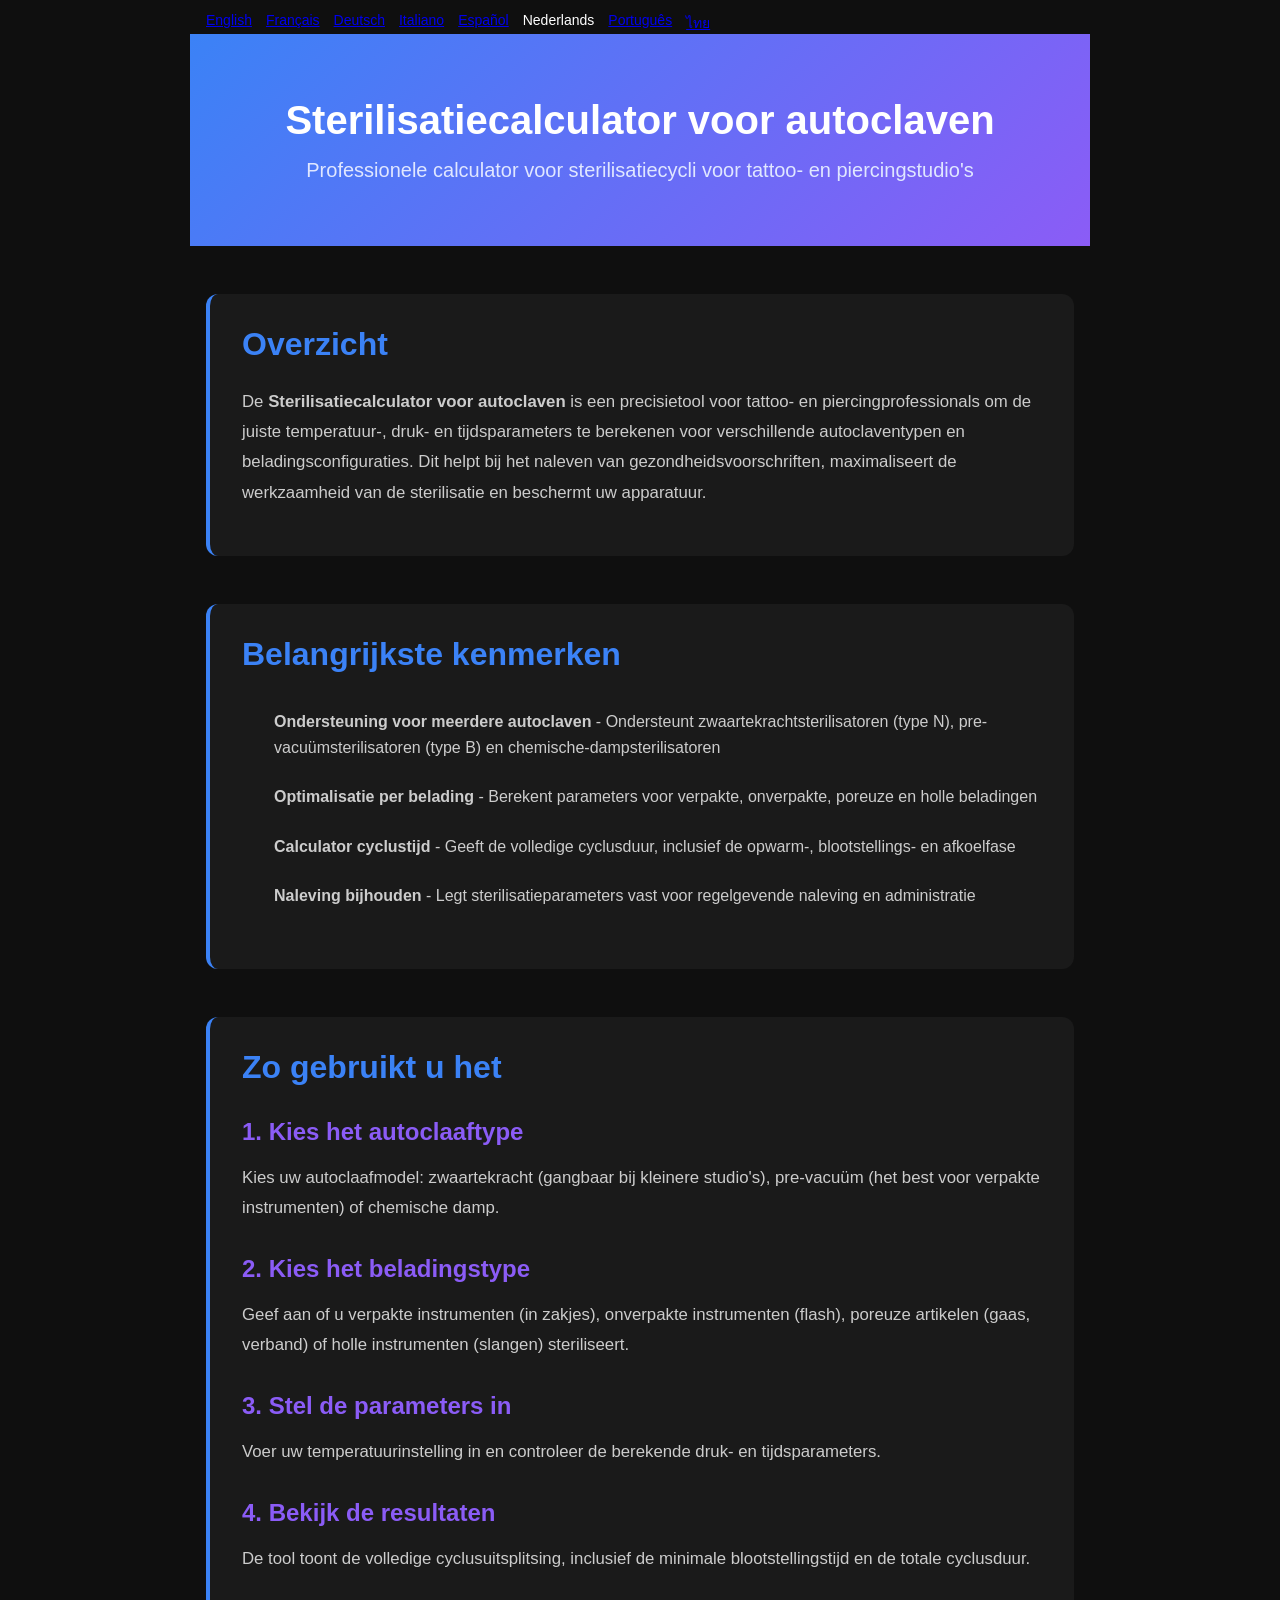
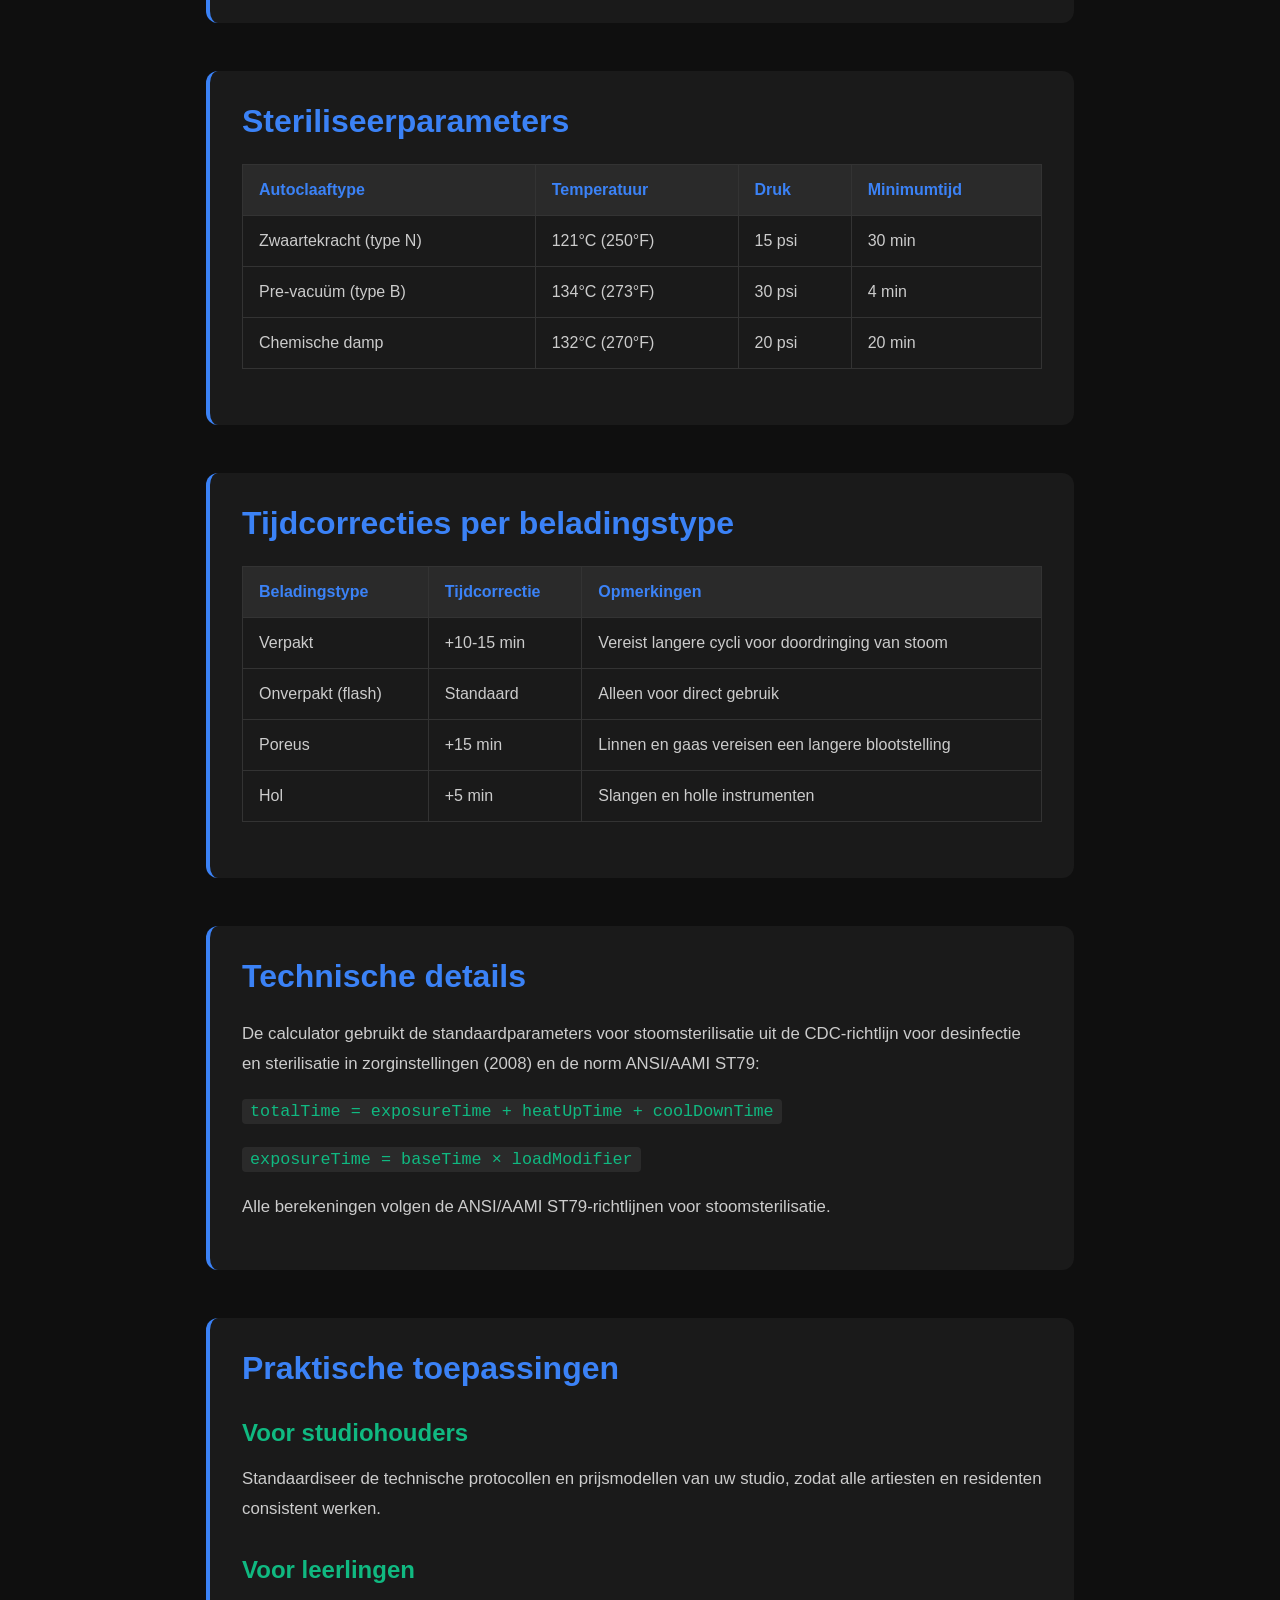
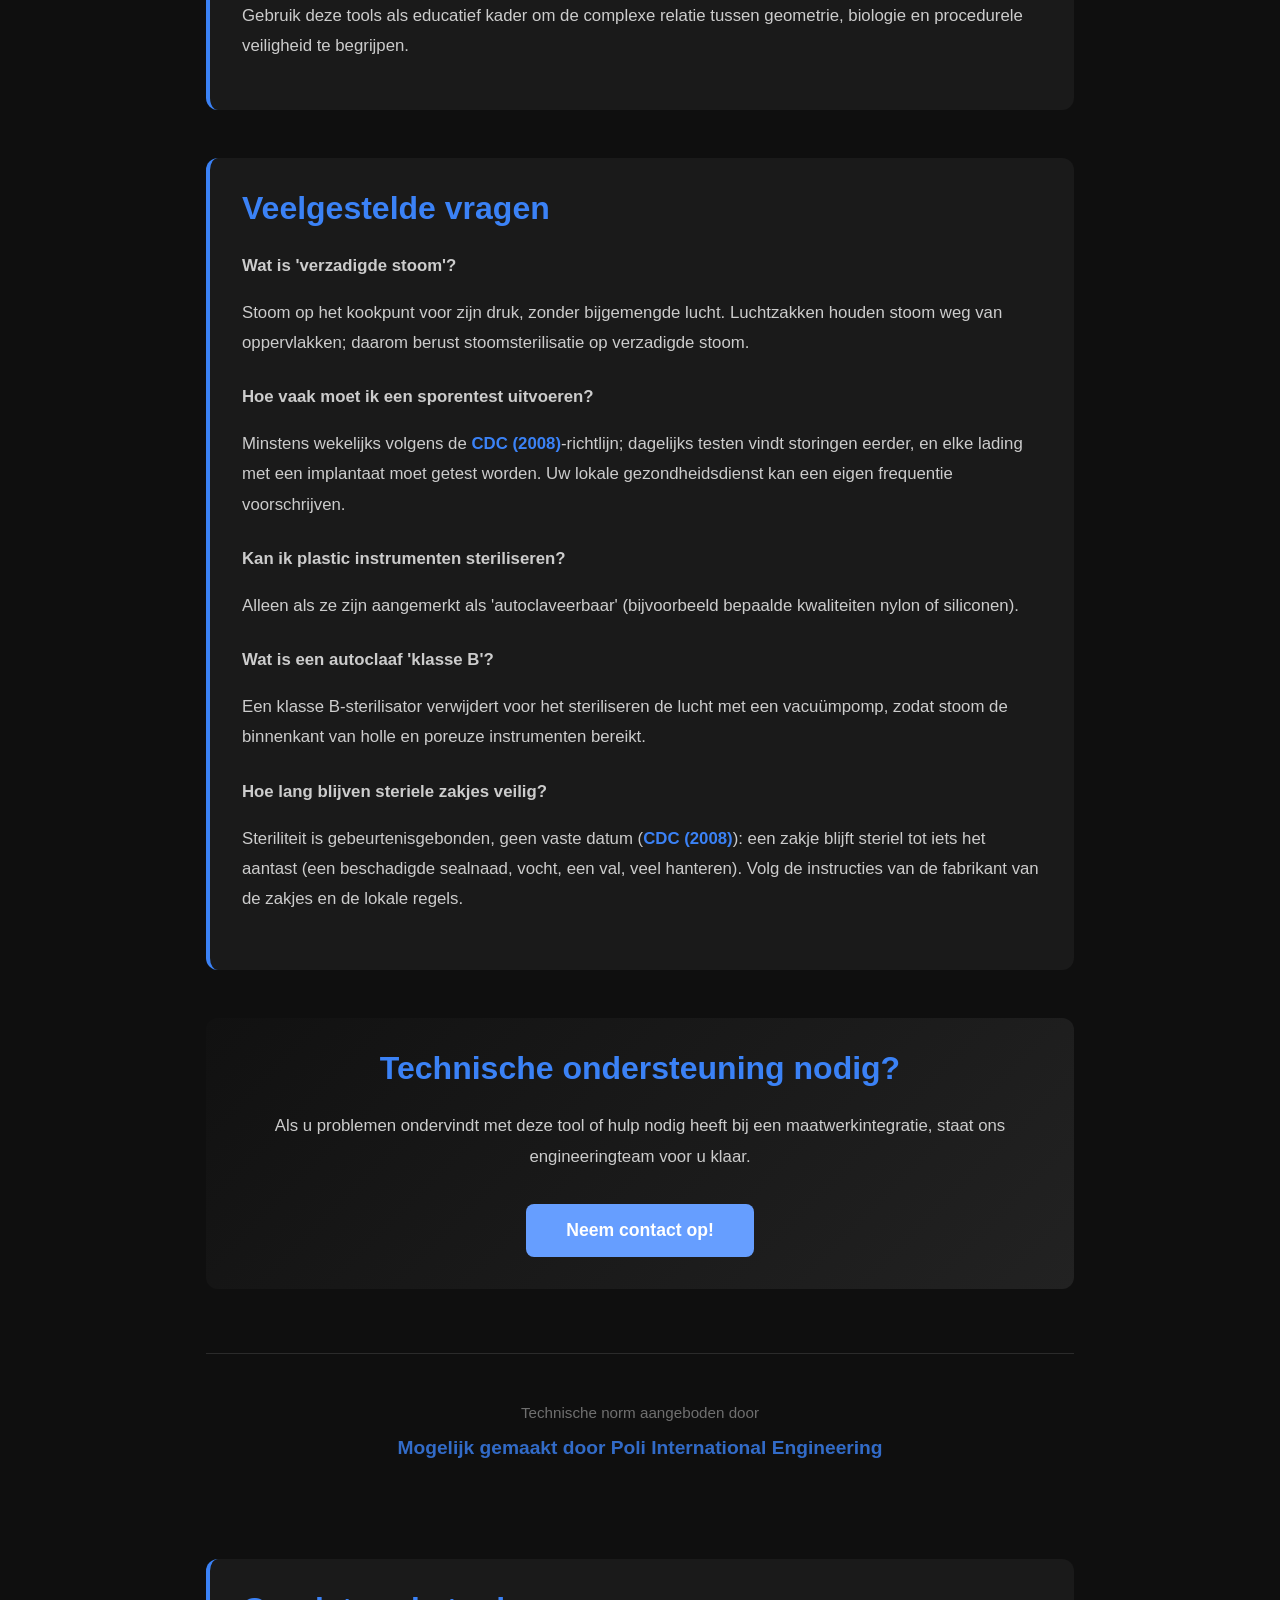
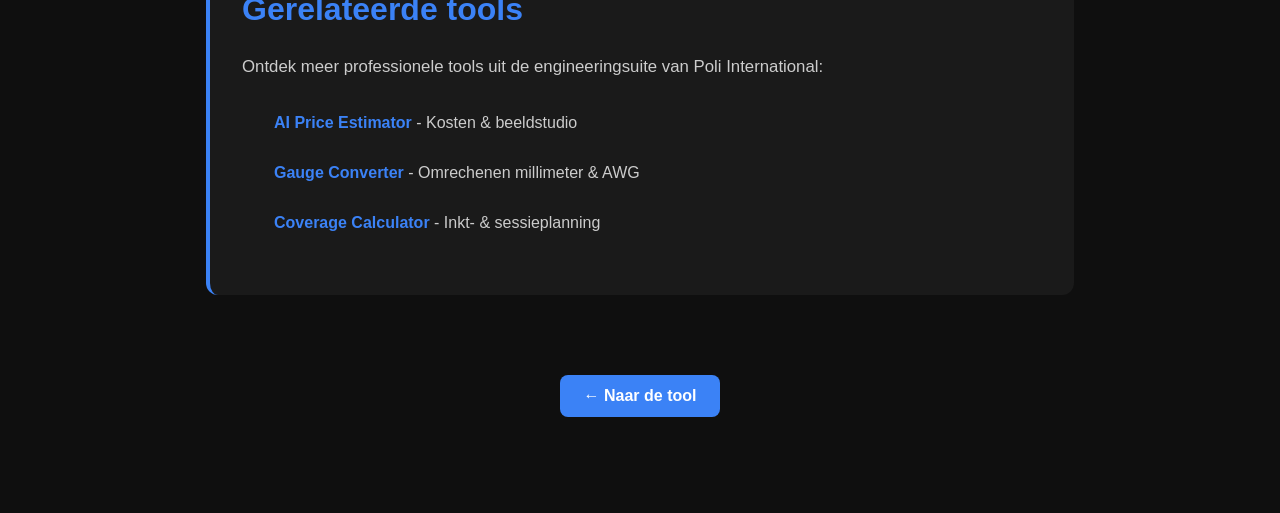
<file: documentation-nl.html>
<!DOCTYPE html>
<html lang="nl">
<head><meta name="robots" content="noindex,nofollow">
    <meta charset="UTF-8">
    <meta name="viewport" content="width=device-width, initial-scale=1.0">
    <title>Sterilisatiecalculator voor autoclaven: documentatie | Poli International</title>
    <meta name="description" content="Volledige handleiding voor het gebruik van de Sterilisatiecalculator voor autoclaven">
    <link rel="canonical" href="https://poliinternational.com/autoclave-calculator-documentation/">
    <style>
        body {
            background: #0f0f0f !important;
            color: #fff !important;
            font-family: -apple-system, BlinkMacSystemFont, "Segoe UI", Roboto, sans-serif;
            margin: 0;
            padding: 0;
        }
        /* Hide h1 when in iframe to avoid duplicate headings */
        body.in-iframe .doc-hero h1 { display: none !important; }
        body.in-iframe .doc-hero { padding: 2rem 2rem !important; margin-bottom: 1rem !important; }
        * {
            box-sizing: border-box;
        }
        .entry-content {
            max-width: 900px !important;
            margin: 0 auto !important;
            padding: 2rem 1rem !important;
        }
        .doc-hero {
            background: linear-gradient(135deg, #3B82F6, #8B5CF6) !important;
            padding: 4rem 2rem !important;
            text-align: center !important;
            margin: -2rem -1rem 3rem !important;
            border-radius: 0 !important;
        }
        .doc-hero h1 {
            font-size: 2.5rem !important;
            color: #fff !important;
            margin: 0 0 1rem 0 !important;
            font-weight: 700 !important;
        }
        .doc-hero p {
            font-size: 1.25rem !important;
            color: #E0E7FF !important;
            margin: 0 !important;
        }
        .doc-section {
            margin: 3rem 0 !important;
            padding: 2rem !important;
            background: #1a1a1a !important;
            border-radius: 0.75rem !important;
            border-left: 4px solid #3B82F6 !important;
        }
        .doc-section h2 {
            color: #3B82F6 !important;
            font-size: 2rem !important;
            margin: 0 0 1.5rem 0 !important;
            font-weight: 600 !important;
        }
        .doc-section h3 {
            color: #8B5CF6 !important;
            font-size: 1.5rem !important;
            margin: 2rem 0 1rem 0 !important;
            font-weight: 600 !important;
        }
        .doc-section p {
            color: #ccc !important;
            line-height: 1.8 !important;
            margin-bottom: 1rem !important;
            font-size: 1.05rem !important;
        }
        .doc-section ul {
            margin: 1rem 0 !important;
            padding-left: 0 !important;
            list-style: none !important;
        }
        .doc-section ul li {
            padding: 0.75rem 0 0.75rem 2rem !important;
            position: relative !important;
            color: #ccc !important;
            line-height: 1.6 !important;
        }
        .doc-section ul li:before {
            content: "" !important;
            position: absolute !important;
            left: 0 !important;
            color: #10B981 !important;
            font-weight: bold !important;
            font-size: 1.2rem !important;
        }
        .doc-section a {
            color: #3B82F6 !important;
            text-decoration: none !important;
            font-weight: 600 !important;
            transition: color 0.2s !important;
        }
        .doc-section a:hover {
            color: #8B5CF6 !important;
            text-decoration: underline !important;
        }
        .highlight-box {
            background: linear-gradient(135deg, #1E3A8A, #4C1D95) !important;
            padding: 1.5rem !important;
            border-radius: 0.5rem !important;
            margin: 2rem 0 !important;
            border-left: 4px solid #10B981 !important;
        }
        .highlight-box p {
            color: #E0E7FF !important;
            margin-bottom: 0 !important;
        }
        .back-link {
            display: inline-block !important;
            padding: 0.75rem 1.5rem !important;
            background: #3B82F6 !important;
            color: #fff !important;
            text-decoration: none !important;
            border-radius: 0.5rem !important;
            font-weight: 600 !important;
            margin-top: 2rem !important;
        }
        .back-link:hover {
            background: #8B5CF6 !important;
        }
        table {
            width: 100%;
            border-collapse: collapse;
            margin: 1.5rem 0;
        }
        th, td {
            padding: 1rem;
            text-align: left;
            border: 1px solid #333;
        }
        th {
            background: #2a2a2a;
            color: #3B82F6;
        }
        td {
            color: #ccc;
        }
        code {
            background: #2a2a2a;
            padding: 0.2rem 0.5rem;
            border-radius: 4px;
            color: #10B981;
        }
    </style>
</head>
<body>
<nav class="doc-langs" aria-label="Taal van de documentatie" style="display:flex;flex-wrap:wrap;gap:6px 14px;max-width:900px;margin:12px auto 0;padding:0 16px;font-size:14px;"><a lang="en" href="documentation.html">English</a><a lang="fr" href="documentation-fr.html">Français</a><a lang="de" href="documentation-de.html">Deutsch</a><a lang="it" href="documentation-it.html">Italiano</a><a lang="es" href="documentation-es.html">Español</a><span lang="nl">Nederlands</span><a lang="pt" href="documentation-pt.html">Português</a><a lang="th" href="documentation-th.html">ไทย</a></nav>
<script>
    // Detect if loaded in iframe and add class to hide h1
    if (window.self !== window.top) {
        document.body.classList.add('in-iframe');
    }
</script>
    <div class="entry-content">
        <div class="doc-hero">
            <h1>Sterilisatiecalculator voor autoclaven</h1>
            <p>Professionele calculator voor sterilisatiecycli voor tattoo- en piercingstudio's</p>
        </div>

        <div class="doc-section">
            <h2>Overzicht</h2>
            <p>De <strong>Sterilisatiecalculator voor autoclaven</strong> is een precisietool voor tattoo- en piercingprofessionals om de juiste temperatuur-, druk- en tijdsparameters te berekenen voor verschillende autoclaventypen en beladingsconfiguraties. Dit helpt bij het naleven van gezondheidsvoorschriften, maximaliseert de werkzaamheid van de sterilisatie en beschermt uw apparatuur.</p>
        </div>

        <div class="doc-section">
            <h2>Belangrijkste kenmerken</h2>
            <ul>
                <li><strong>Ondersteuning voor meerdere autoclaven</strong> - Ondersteunt zwaartekrachtsterilisatoren (type N), pre-vacuümsterilisatoren (type B) en chemische-dampsterilisatoren</li>
                <li><strong>Optimalisatie per belading</strong> - Berekent parameters voor verpakte, onverpakte, poreuze en holle beladingen</li>
                <li><strong>Calculator cyclustijd</strong> - Geeft de volledige cyclusduur, inclusief de opwarm-, blootstellings- en afkoelfase</li>
                <li><strong>Naleving bijhouden</strong> - Legt sterilisatieparameters vast voor regelgevende naleving en administratie</li>
            </ul>
        </div>

        <div class="doc-section">
            <h2>Zo gebruikt u het</h2>
            <h3>1. Kies het autoclaaftype</h3>
            <p>Kies uw autoclaafmodel: zwaartekracht (gangbaar bij kleinere studio's), pre-vacuüm (het best voor verpakte instrumenten) of chemische damp.</p>

            <h3>2. Kies het beladingstype</h3>
            <p>Geef aan of u verpakte instrumenten (in zakjes), onverpakte instrumenten (flash), poreuze artikelen (gaas, verband) of holle instrumenten (slangen) steriliseert.</p>

            <h3>3. Stel de parameters in</h3>
            <p>Voer uw temperatuurinstelling in en controleer de berekende druk- en tijdsparameters.</p>

            <h3>4. Bekijk de resultaten</h3>
            <p>De tool toont de volledige cyclusuitsplitsing, inclusief de minimale blootstellingstijd en de totale cyclusduur.</p>
        </div>

        <div class="doc-section">
            <h2>Steriliseerparameters</h2>
            <table>
                <tr>
                    <th>Autoclaaftype</th>
                    <th>Temperatuur</th>
                    <th>Druk</th>
                    <th>Minimumtijd</th>
                </tr>
                <tr>
                    <td>Zwaartekracht (type N)</td>
                    <td>121°C (250°F)</td>
                    <td>15 psi</td>
                    <td>30 min</td>
                </tr>
                <tr>
                    <td>Pre-vacuüm (type B)</td>
                    <td>134°C (273°F)</td>
                    <td>30 psi</td>
                    <td>4 min</td>
                </tr>
                <tr>
                    <td>Chemische damp</td>
                    <td>132°C (270°F)</td>
                    <td>20 psi</td>
                    <td>20 min</td>
                </tr>
            </table>
        </div>

        <div class="doc-section">
            <h2>Tijdcorrecties per beladingstype</h2>
            <table>
                <tr>
                    <th>Beladingstype</th>
                    <th>Tijdcorrectie</th>
                    <th>Opmerkingen</th>
                </tr>
                <tr>
                    <td>Verpakt</td>
                    <td>+10-15 min</td>
                    <td>Vereist langere cycli voor doordringing van stoom</td>
                </tr>
                <tr>
                    <td>Onverpakt (flash)</td>
                    <td>Standaard</td>
                    <td>Alleen voor direct gebruik</td>
                </tr>
                <tr>
                    <td>Poreus</td>
                    <td>+15 min</td>
                    <td>Linnen en gaas vereisen een langere blootstelling</td>
                </tr>
                <tr>
                    <td>Hol</td>
                    <td>+5 min</td>
                    <td>Slangen en holle instrumenten</td>
                </tr>
            </table>
        </div>

        <div class="doc-section">
            <h2>Technische details</h2>
            <p>De calculator gebruikt de standaardparameters voor stoomsterilisatie uit de CDC-richtlijn voor desinfectie en sterilisatie in zorginstellingen (2008) en de norm ANSI/AAMI ST79:</p>
            <p><code>totalTime = exposureTime + heatUpTime + coolDownTime</code></p>
            <p><code>exposureTime = baseTime × loadModifier</code></p>
            <p>Alle berekeningen volgen de ANSI/AAMI ST79-richtlijnen voor stoomsterilisatie.</p>
        </div>

                <div class="doc-section">
            <h2>Praktische toepassingen</h2>
            <div class="use-case">
                <h3 style="color: #10B981 !important;">Voor studiohouders</h3>
                <p>Standaardiseer de technische protocollen en prijsmodellen van uw studio, zodat alle artiesten en residenten consistent werken.</p>
            </div>
            <div class="use-case">
                <h3 style="color: #10B981 !important;">Voor leerlingen</h3>
                <p>Gebruik deze tools als educatief kader om de complexe relatie tussen geometrie, biologie en procedurele veiligheid te begrijpen.</p>
            </div>
        </div><div class="doc-section">
            <h2>Veelgestelde vragen</h2>
            <div class="faq-item" style="margin-bottom: 1.5rem;">
                <p><strong>Wat is 'verzadigde stoom'?</strong></p>
                <p>Stoom op het kookpunt voor zijn druk, zonder bijgemengde lucht. Luchtzakken houden stoom weg van oppervlakken; daarom berust stoomsterilisatie op verzadigde stoom.</p>
            </div>
            <div class="faq-item" style="margin-bottom: 1.5rem;">
                <p><strong>Hoe vaak moet ik een sporentest uitvoeren?</strong></p>
                <p>Minstens wekelijks volgens de <a href="https://www.cdc.gov/infection-control/hcp/disinfection-sterilization/sterilizing-practices.html" target="_blank" rel="noopener">CDC (2008)</a>-richtlijn; dagelijks testen vindt storingen eerder, en elke lading met een implantaat moet getest worden. Uw lokale gezondheidsdienst kan een eigen frequentie voorschrijven.</p>
            </div>
            <div class="faq-item" style="margin-bottom: 1.5rem;">
                <p><strong>Kan ik plastic instrumenten steriliseren?</strong></p>
                <p>Alleen als ze zijn aangemerkt als 'autoclaveerbaar' (bijvoorbeeld bepaalde kwaliteiten nylon of siliconen).</p>
            </div>
            <div class="faq-item" style="margin-bottom: 1.5rem;">
                <p><strong>Wat is een autoclaaf 'klasse B'?</strong></p>
                <p>Een klasse B-sterilisator verwijdert voor het steriliseren de lucht met een vacuümpomp, zodat stoom de binnenkant van holle en poreuze instrumenten bereikt.</p>
            </div>
            <div class="faq-item" style="margin-bottom: 1.5rem;">
                <p><strong>Hoe lang blijven steriele zakjes veilig?</strong></p>
                <p>Steriliteit is gebeurtenisgebonden, geen vaste datum (<a href="https://www.cdc.gov/infection-control/hcp/disinfection-sterilization/sterilizing-practices.html" target="_blank" rel="noopener">CDC (2008)</a>): een zakje blijft steriel tot iets het aantast (een beschadigde sealnaad, vocht, een val, veel hanteren). Volg de instructies van de fabrikant van de zakjes en de lokale regels.</p>
            </div>
        </div>        <div class="doc-section" style="text-align: center; border-left: none !important; background: linear-gradient(135deg, #111, #222) !important;">
            <h2>Technische ondersteuning nodig?</h2>
            <p>Als u problemen ondervindt met deze tool of hulp nodig heeft bij een maatwerkintegratie, staat ons engineeringteam voor u klaar.</p>
            <div style="display: flex; justify-content: center; gap: 1.5rem; margin-top: 2rem; flex-wrap: wrap; align-items: center;">
                <a href="https://poliinternational.com/contact-us/" class="btn-primary" style="padding: 1rem 2.5rem; text-decoration: none; border-radius: 0.5rem; background: #669eff; color: #FFFFFF !important; font-weight: 800; font-size: 1.1rem; border: none;">Neem contact op!</a>

            </div>
        </div>        <div style="text-align: center; margin-top: 4rem; padding: 2rem; border-top: 1px solid #333; opacity: 0.8;">
            <p style="font-size: 0.95rem; color: #888; line-height: 1.6;">
                Technische norm aangeboden door <br/>
                <a href="https://poliinternational.com/autoclave-calculator/" style="color: #3B82F6; text-decoration: none; font-weight: 800; font-size: 1.2rem; display: block; margin-top: 0.5rem;">Mogelijk gemaakt door Poli International Engineering</a>
            </p>
        </div>        <div class="doc-section">
            <h2>Gerelateerde tools</h2>
            <p>Ontdek meer professionele tools uit de engineeringsuite van Poli International:</p>
            <ul>
                <li><a href="/tattoo-price-estimator/">AI Price Estimator</a> - Kosten & beeldstudio</li>
                <li><a href="/gauge-converter/">Gauge Converter</a> - Omrechenen millimeter & AWG</li>
                <li><a href="/coverage-calculator/">Coverage Calculator</a> - Inkt- & sessieplanning</li>
            </ul>
        </div><div style="text-align: center; margin-bottom: 4rem;"><a href="https://poliinternational.com/autoclave-calculator/" class="back-link" style="display: inline-block !important;">← Naar de tool</a></div>
    </div>
</body>
</html>
</file>
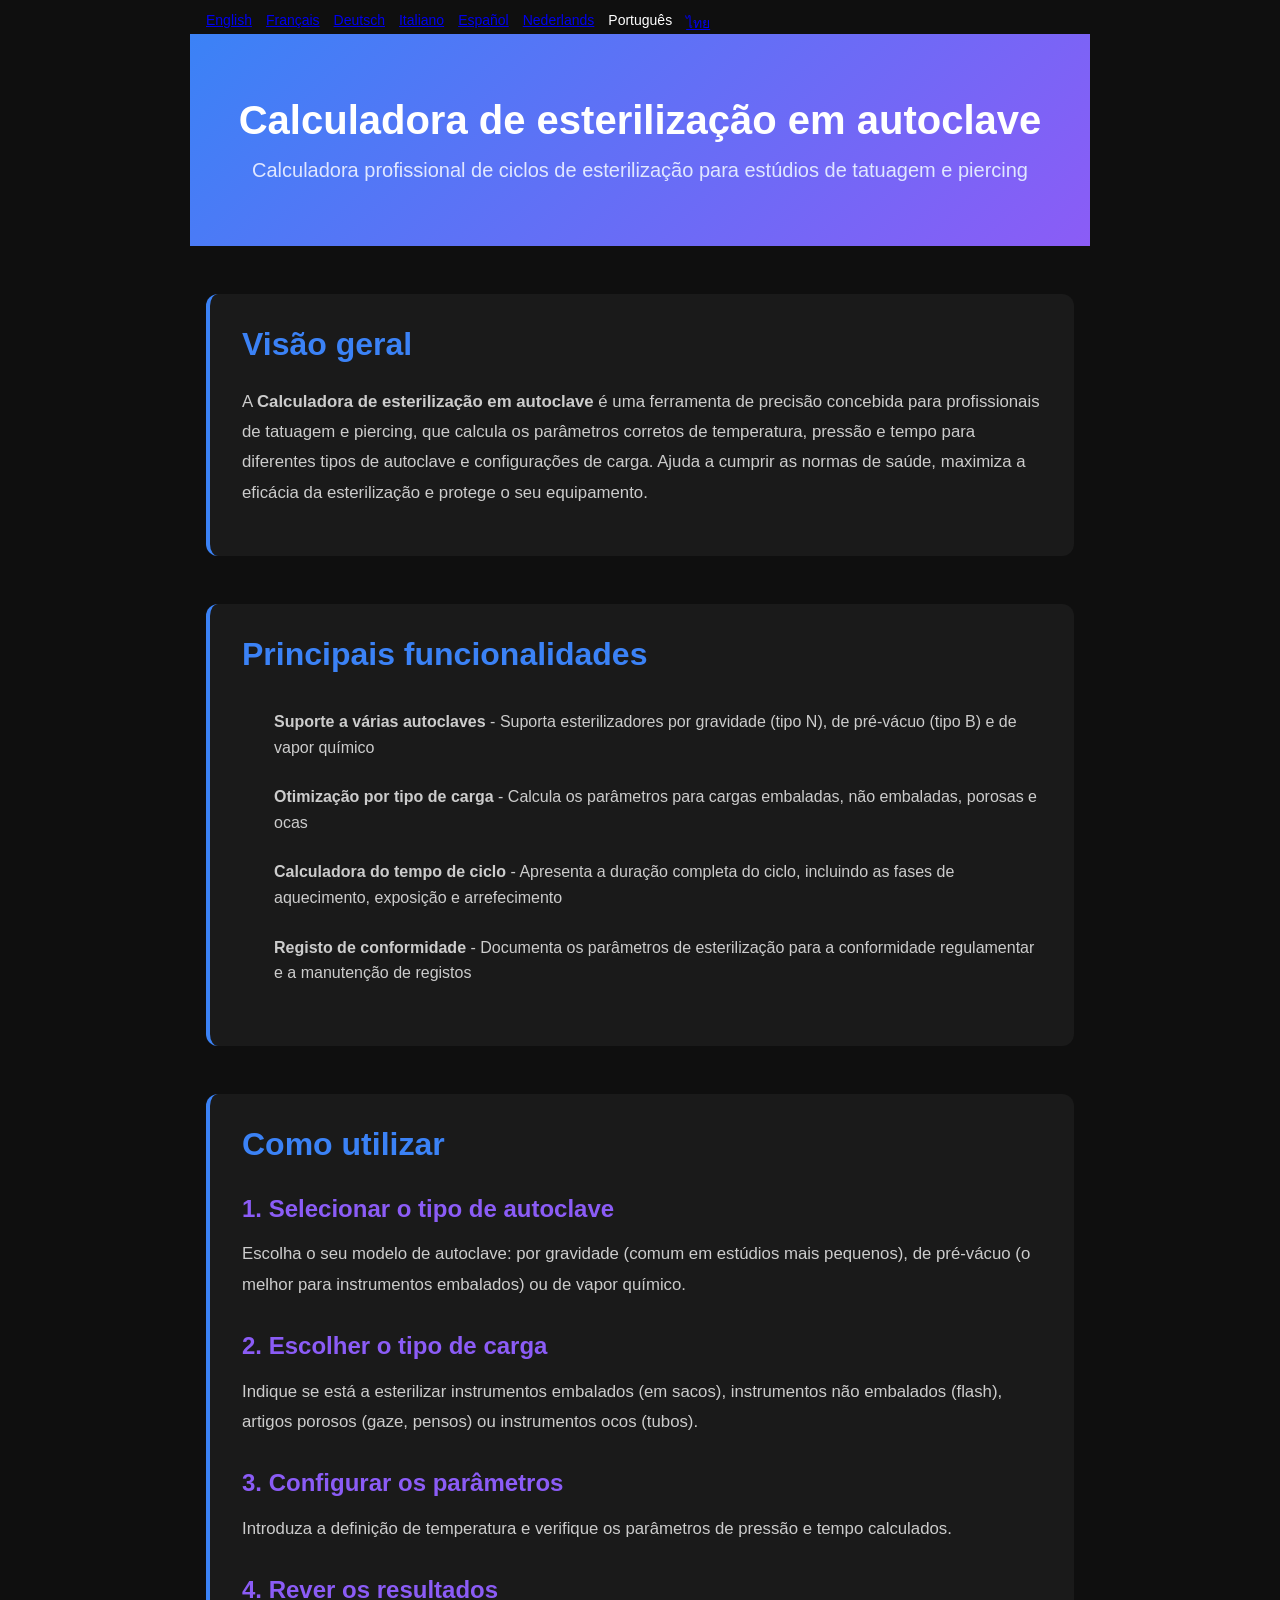
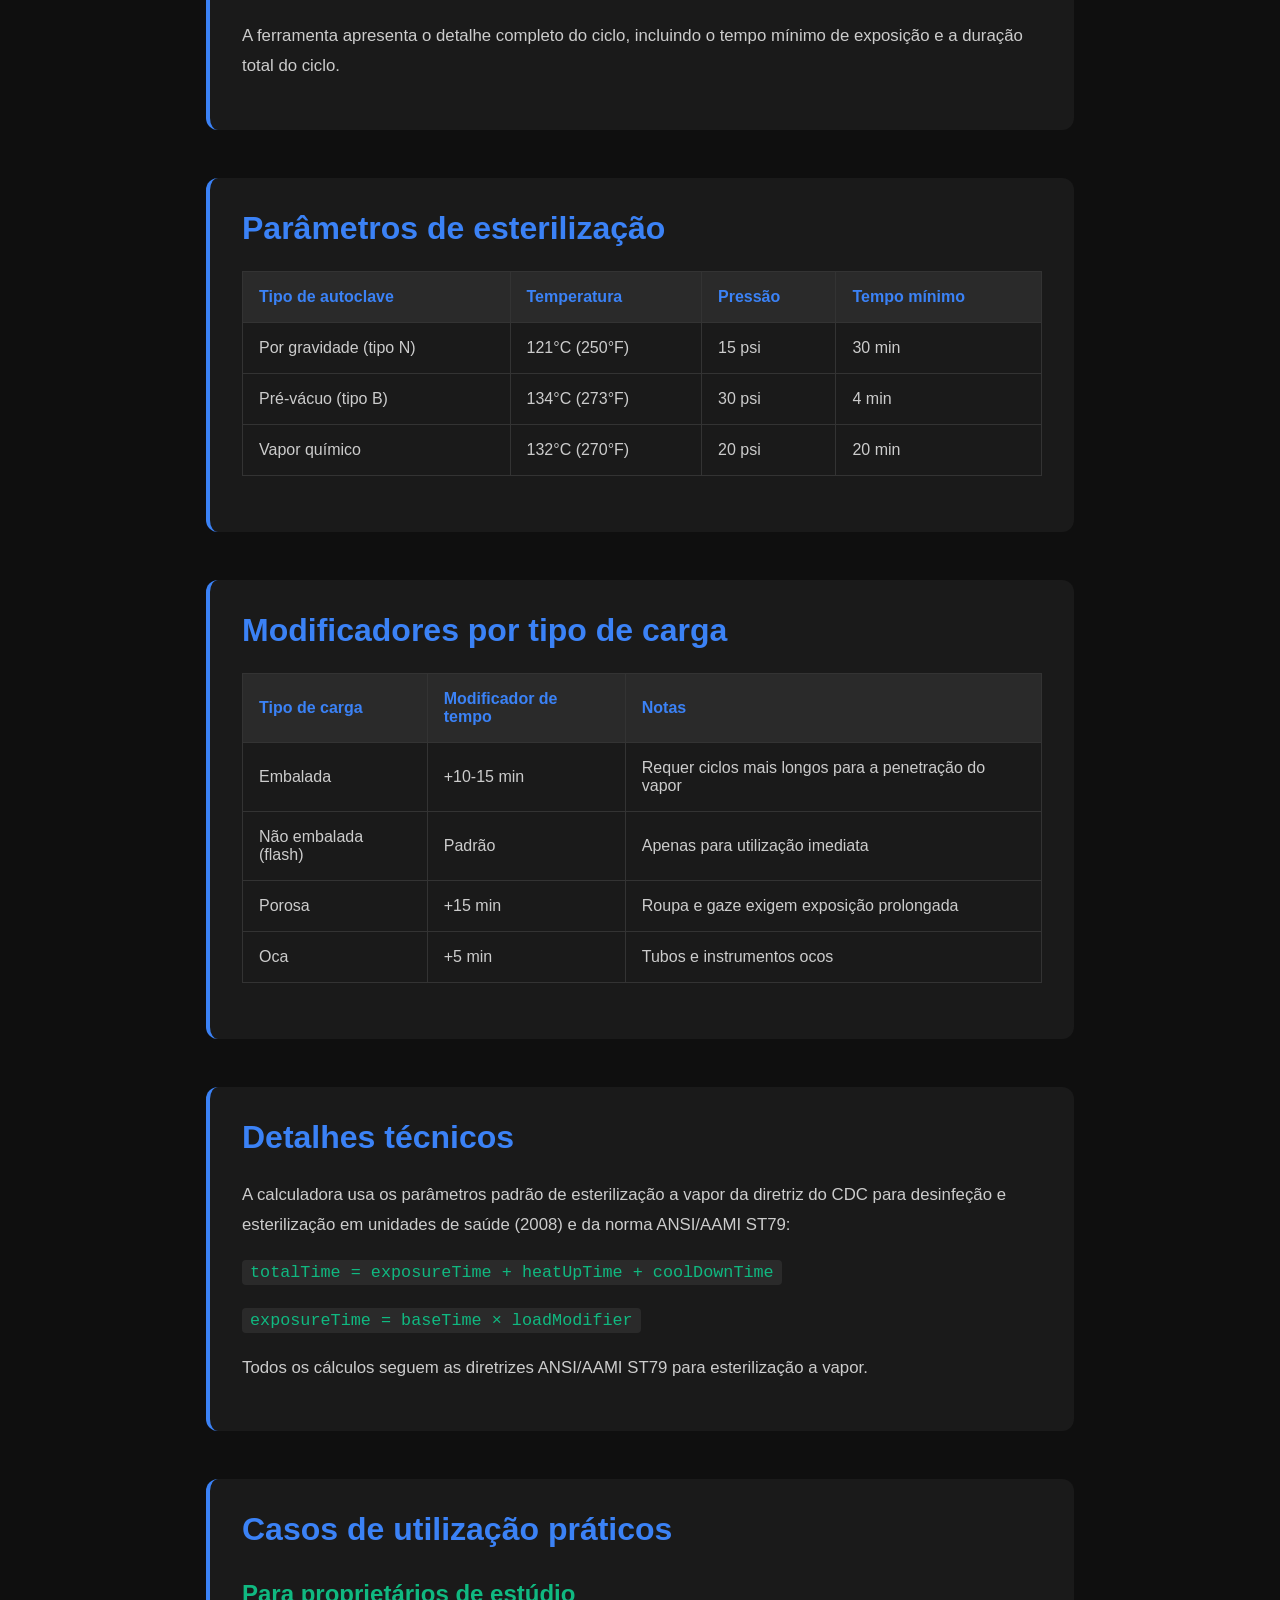
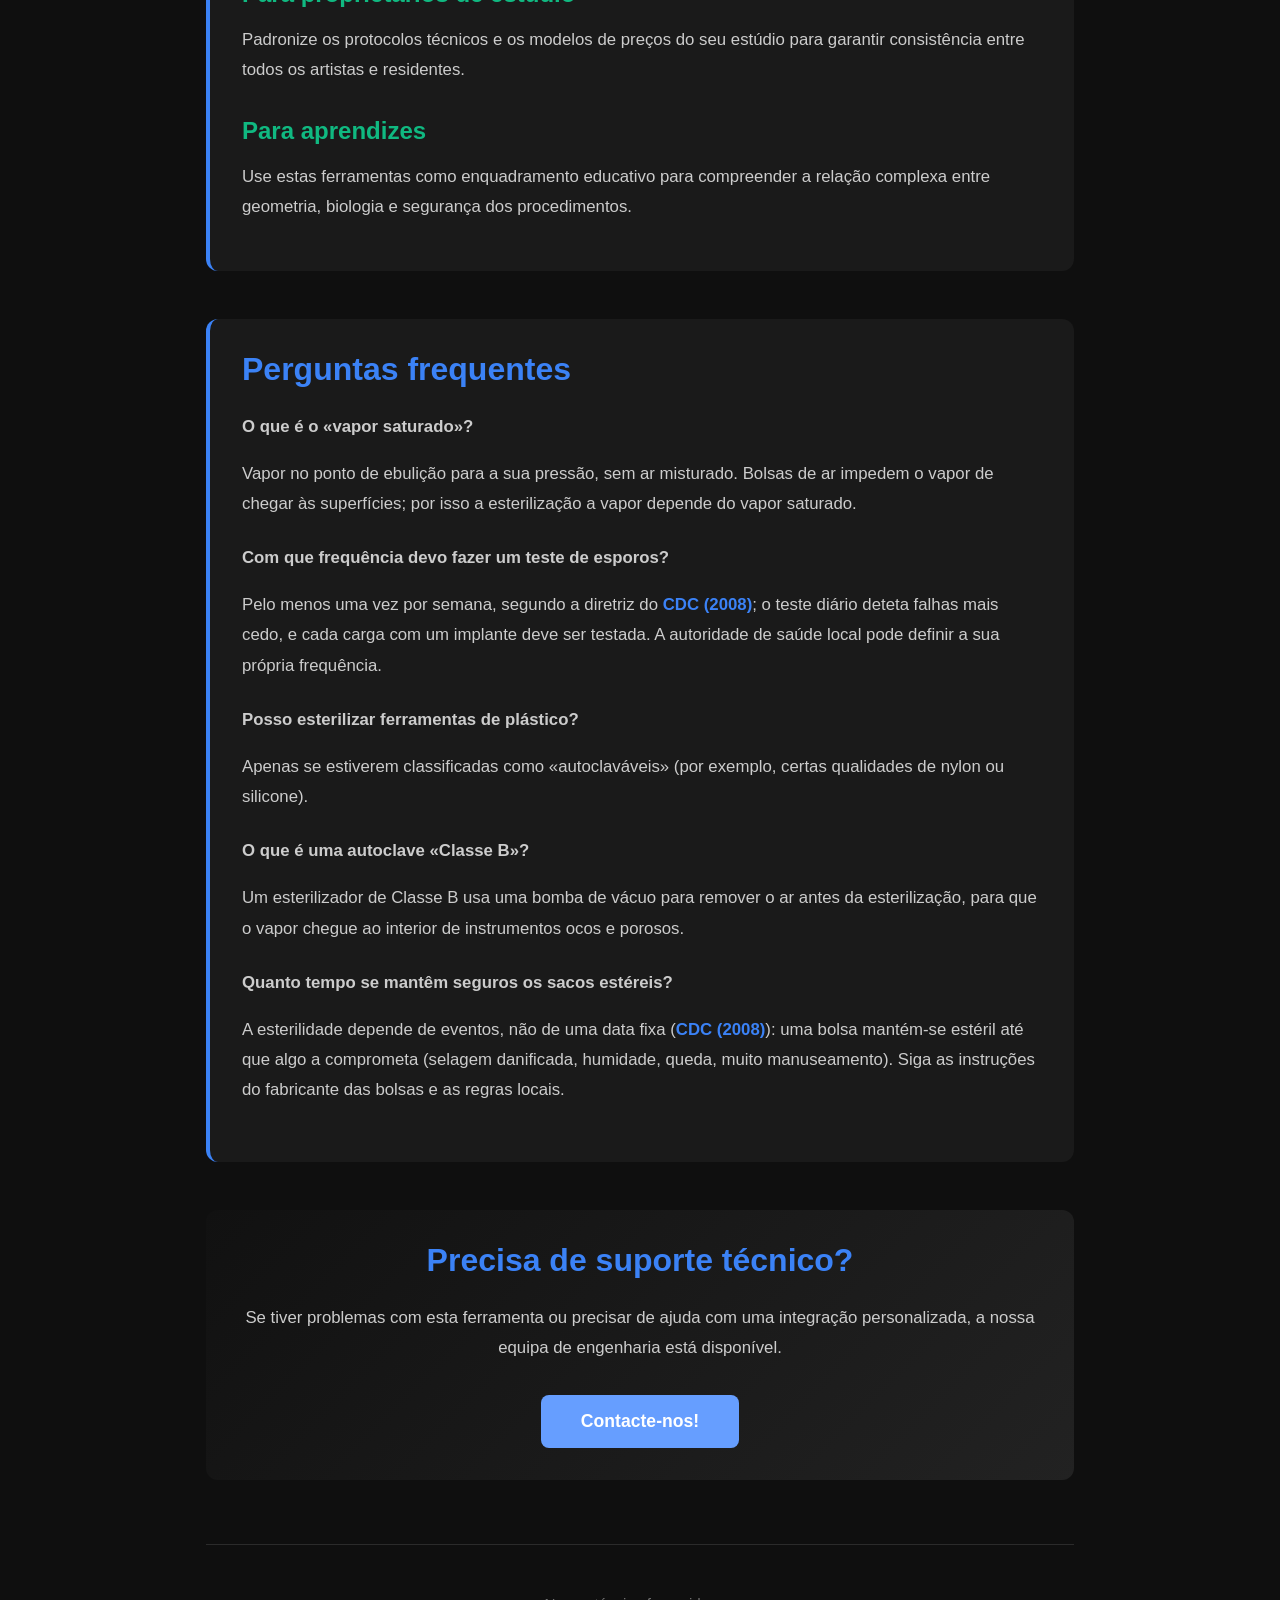
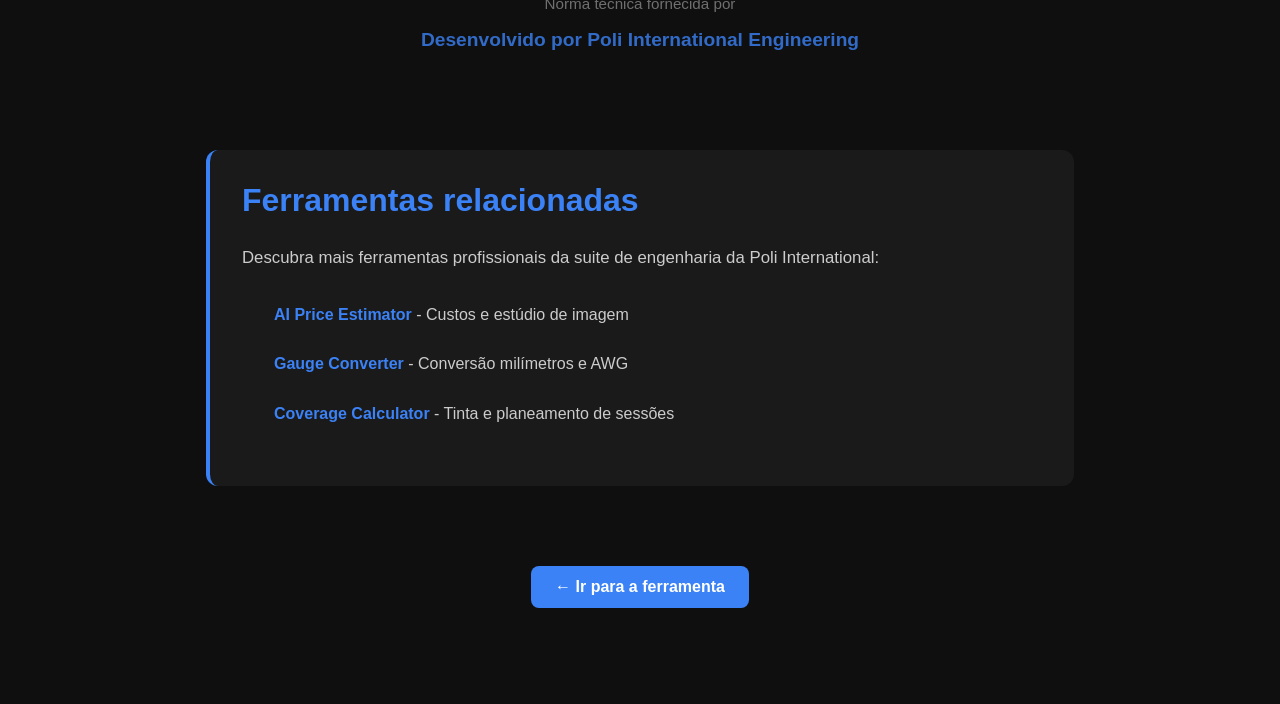
<file: documentation-pt.html>
<!DOCTYPE html>
<html lang="pt">
<head><meta name="robots" content="noindex,nofollow">
    <meta charset="UTF-8">
    <meta name="viewport" content="width=device-width, initial-scale=1.0">
    <title>Calculadora de esterilização em autoclave: documentação | Poli International</title>
    <meta name="description" content="Guia completo de utilização da Calculadora de esterilização em autoclave">
    <link rel="canonical" href="https://poliinternational.com/autoclave-calculator-documentation/">
    <style>
        body {
            background: #0f0f0f !important;
            color: #fff !important;
            font-family: -apple-system, BlinkMacSystemFont, "Segoe UI", Roboto, sans-serif;
            margin: 0;
            padding: 0;
        }
        /* Hide h1 when in iframe to avoid duplicate headings */
        body.in-iframe .doc-hero h1 { display: none !important; }
        body.in-iframe .doc-hero { padding: 2rem 2rem !important; margin-bottom: 1rem !important; }
        * {
            box-sizing: border-box;
        }
        .entry-content {
            max-width: 900px !important;
            margin: 0 auto !important;
            padding: 2rem 1rem !important;
        }
        .doc-hero {
            background: linear-gradient(135deg, #3B82F6, #8B5CF6) !important;
            padding: 4rem 2rem !important;
            text-align: center !important;
            margin: -2rem -1rem 3rem !important;
            border-radius: 0 !important;
        }
        .doc-hero h1 {
            font-size: 2.5rem !important;
            color: #fff !important;
            margin: 0 0 1rem 0 !important;
            font-weight: 700 !important;
        }
        .doc-hero p {
            font-size: 1.25rem !important;
            color: #E0E7FF !important;
            margin: 0 !important;
        }
        .doc-section {
            margin: 3rem 0 !important;
            padding: 2rem !important;
            background: #1a1a1a !important;
            border-radius: 0.75rem !important;
            border-left: 4px solid #3B82F6 !important;
        }
        .doc-section h2 {
            color: #3B82F6 !important;
            font-size: 2rem !important;
            margin: 0 0 1.5rem 0 !important;
            font-weight: 600 !important;
        }
        .doc-section h3 {
            color: #8B5CF6 !important;
            font-size: 1.5rem !important;
            margin: 2rem 0 1rem 0 !important;
            font-weight: 600 !important;
        }
        .doc-section p {
            color: #ccc !important;
            line-height: 1.8 !important;
            margin-bottom: 1rem !important;
            font-size: 1.05rem !important;
        }
        .doc-section ul {
            margin: 1rem 0 !important;
            padding-left: 0 !important;
            list-style: none !important;
        }
        .doc-section ul li {
            padding: 0.75rem 0 0.75rem 2rem !important;
            position: relative !important;
            color: #ccc !important;
            line-height: 1.6 !important;
        }
        .doc-section ul li:before {
            content: "" !important;
            position: absolute !important;
            left: 0 !important;
            color: #10B981 !important;
            font-weight: bold !important;
            font-size: 1.2rem !important;
        }
        .doc-section a {
            color: #3B82F6 !important;
            text-decoration: none !important;
            font-weight: 600 !important;
            transition: color 0.2s !important;
        }
        .doc-section a:hover {
            color: #8B5CF6 !important;
            text-decoration: underline !important;
        }
        .highlight-box {
            background: linear-gradient(135deg, #1E3A8A, #4C1D95) !important;
            padding: 1.5rem !important;
            border-radius: 0.5rem !important;
            margin: 2rem 0 !important;
            border-left: 4px solid #10B981 !important;
        }
        .highlight-box p {
            color: #E0E7FF !important;
            margin-bottom: 0 !important;
        }
        .back-link {
            display: inline-block !important;
            padding: 0.75rem 1.5rem !important;
            background: #3B82F6 !important;
            color: #fff !important;
            text-decoration: none !important;
            border-radius: 0.5rem !important;
            font-weight: 600 !important;
            margin-top: 2rem !important;
        }
        .back-link:hover {
            background: #8B5CF6 !important;
        }
        table {
            width: 100%;
            border-collapse: collapse;
            margin: 1.5rem 0;
        }
        th, td {
            padding: 1rem;
            text-align: left;
            border: 1px solid #333;
        }
        th {
            background: #2a2a2a;
            color: #3B82F6;
        }
        td {
            color: #ccc;
        }
        code {
            background: #2a2a2a;
            padding: 0.2rem 0.5rem;
            border-radius: 4px;
            color: #10B981;
        }
    </style>
</head>
<body>
<nav class="doc-langs" aria-label="Idioma da documentação" style="display:flex;flex-wrap:wrap;gap:6px 14px;max-width:900px;margin:12px auto 0;padding:0 16px;font-size:14px;"><a lang="en" href="documentation.html">English</a><a lang="fr" href="documentation-fr.html">Français</a><a lang="de" href="documentation-de.html">Deutsch</a><a lang="it" href="documentation-it.html">Italiano</a><a lang="es" href="documentation-es.html">Español</a><a lang="nl" href="documentation-nl.html">Nederlands</a><span lang="pt">Português</span><a lang="th" href="documentation-th.html">ไทย</a></nav>
<script>
    // Detect if loaded in iframe and add class to hide h1
    if (window.self !== window.top) {
        document.body.classList.add('in-iframe');
    }
</script>
    <div class="entry-content">
        <div class="doc-hero">
            <h1>Calculadora de esterilização em autoclave</h1>
            <p>Calculadora profissional de ciclos de esterilização para estúdios de tatuagem e piercing</p>
        </div>

        <div class="doc-section">
            <h2>Visão geral</h2>
            <p>A <strong>Calculadora de esterilização em autoclave</strong> é uma ferramenta de precisão concebida para profissionais de tatuagem e piercing, que calcula os parâmetros corretos de temperatura, pressão e tempo para diferentes tipos de autoclave e configurações de carga. Ajuda a cumprir as normas de saúde, maximiza a eficácia da esterilização e protege o seu equipamento.</p>
        </div>

        <div class="doc-section">
            <h2>Principais funcionalidades</h2>
            <ul>
                <li><strong>Suporte a várias autoclaves</strong> - Suporta esterilizadores por gravidade (tipo N), de pré-vácuo (tipo B) e de vapor químico</li>
                <li><strong>Otimização por tipo de carga</strong> - Calcula os parâmetros para cargas embaladas, não embaladas, porosas e ocas</li>
                <li><strong>Calculadora do tempo de ciclo</strong> - Apresenta a duração completa do ciclo, incluindo as fases de aquecimento, exposição e arrefecimento</li>
                <li><strong>Registo de conformidade</strong> - Documenta os parâmetros de esterilização para a conformidade regulamentar e a manutenção de registos</li>
            </ul>
        </div>

        <div class="doc-section">
            <h2>Como utilizar</h2>
            <h3>1. Selecionar o tipo de autoclave</h3>
            <p>Escolha o seu modelo de autoclave: por gravidade (comum em estúdios mais pequenos), de pré-vácuo (o melhor para instrumentos embalados) ou de vapor químico.</p>

            <h3>2. Escolher o tipo de carga</h3>
            <p>Indique se está a esterilizar instrumentos embalados (em sacos), instrumentos não embalados (flash), artigos porosos (gaze, pensos) ou instrumentos ocos (tubos).</p>

            <h3>3. Configurar os parâmetros</h3>
            <p>Introduza a definição de temperatura e verifique os parâmetros de pressão e tempo calculados.</p>

            <h3>4. Rever os resultados</h3>
            <p>A ferramenta apresenta o detalhe completo do ciclo, incluindo o tempo mínimo de exposição e a duração total do ciclo.</p>
        </div>

        <div class="doc-section">
            <h2>Parâmetros de esterilização</h2>
            <table>
                <tr>
                    <th>Tipo de autoclave</th>
                    <th>Temperatura</th>
                    <th>Pressão</th>
                    <th>Tempo mínimo</th>
                </tr>
                <tr>
                    <td>Por gravidade (tipo N)</td>
                    <td>121°C (250°F)</td>
                    <td>15 psi</td>
                    <td>30 min</td>
                </tr>
                <tr>
                    <td>Pré-vácuo (tipo B)</td>
                    <td>134°C (273°F)</td>
                    <td>30 psi</td>
                    <td>4 min</td>
                </tr>
                <tr>
                    <td>Vapor químico</td>
                    <td>132°C (270°F)</td>
                    <td>20 psi</td>
                    <td>20 min</td>
                </tr>
            </table>
        </div>

        <div class="doc-section">
            <h2>Modificadores por tipo de carga</h2>
            <table>
                <tr>
                    <th>Tipo de carga</th>
                    <th>Modificador de tempo</th>
                    <th>Notas</th>
                </tr>
                <tr>
                    <td>Embalada</td>
                    <td>+10-15 min</td>
                    <td>Requer ciclos mais longos para a penetração do vapor</td>
                </tr>
                <tr>
                    <td>Não embalada (flash)</td>
                    <td>Padrão</td>
                    <td>Apenas para utilização imediata</td>
                </tr>
                <tr>
                    <td>Porosa</td>
                    <td>+15 min</td>
                    <td>Roupa e gaze exigem exposição prolongada</td>
                </tr>
                <tr>
                    <td>Oca</td>
                    <td>+5 min</td>
                    <td>Tubos e instrumentos ocos</td>
                </tr>
            </table>
        </div>

        <div class="doc-section">
            <h2>Detalhes técnicos</h2>
            <p>A calculadora usa os parâmetros padrão de esterilização a vapor da diretriz do CDC para desinfeção e esterilização em unidades de saúde (2008) e da norma ANSI/AAMI ST79:</p>
            <p><code>totalTime = exposureTime + heatUpTime + coolDownTime</code></p>
            <p><code>exposureTime = baseTime × loadModifier</code></p>
            <p>Todos os cálculos seguem as diretrizes ANSI/AAMI ST79 para esterilização a vapor.</p>
        </div>

                <div class="doc-section">
            <h2>Casos de utilização práticos</h2>
            <div class="use-case">
                <h3 style="color: #10B981 !important;">Para proprietários de estúdio</h3>
                <p>Padronize os protocolos técnicos e os modelos de preços do seu estúdio para garantir consistência entre todos os artistas e residentes.</p>
            </div>
            <div class="use-case">
                <h3 style="color: #10B981 !important;">Para aprendizes</h3>
                <p>Use estas ferramentas como enquadramento educativo para compreender a relação complexa entre geometria, biologia e segurança dos procedimentos.</p>
            </div>
        </div><div class="doc-section">
            <h2>Perguntas frequentes</h2>
            <div class="faq-item" style="margin-bottom: 1.5rem;">
                <p><strong>O que é o «vapor saturado»?</strong></p>
                <p>Vapor no ponto de ebulição para a sua pressão, sem ar misturado. Bolsas de ar impedem o vapor de chegar às superfícies; por isso a esterilização a vapor depende do vapor saturado.</p>
            </div>
            <div class="faq-item" style="margin-bottom: 1.5rem;">
                <p><strong>Com que frequência devo fazer um teste de esporos?</strong></p>
                <p>Pelo menos uma vez por semana, segundo a diretriz do <a href="https://www.cdc.gov/infection-control/hcp/disinfection-sterilization/sterilizing-practices.html" target="_blank" rel="noopener">CDC (2008)</a>; o teste diário deteta falhas mais cedo, e cada carga com um implante deve ser testada. A autoridade de saúde local pode definir a sua própria frequência.</p>
            </div>
            <div class="faq-item" style="margin-bottom: 1.5rem;">
                <p><strong>Posso esterilizar ferramentas de plástico?</strong></p>
                <p>Apenas se estiverem classificadas como «autoclaváveis» (por exemplo, certas qualidades de nylon ou silicone).</p>
            </div>
            <div class="faq-item" style="margin-bottom: 1.5rem;">
                <p><strong>O que é uma autoclave «Classe B»?</strong></p>
                <p>Um esterilizador de Classe B usa uma bomba de vácuo para remover o ar antes da esterilização, para que o vapor chegue ao interior de instrumentos ocos e porosos.</p>
            </div>
            <div class="faq-item" style="margin-bottom: 1.5rem;">
                <p><strong>Quanto tempo se mantêm seguros os sacos estéreis?</strong></p>
                <p>A esterilidade depende de eventos, não de uma data fixa (<a href="https://www.cdc.gov/infection-control/hcp/disinfection-sterilization/sterilizing-practices.html" target="_blank" rel="noopener">CDC (2008)</a>): uma bolsa mantém-se estéril até que algo a comprometa (selagem danificada, humidade, queda, muito manuseamento). Siga as instruções do fabricante das bolsas e as regras locais.</p>
            </div>
        </div>        <div class="doc-section" style="text-align: center; border-left: none !important; background: linear-gradient(135deg, #111, #222) !important;">
            <h2>Precisa de suporte técnico?</h2>
            <p>Se tiver problemas com esta ferramenta ou precisar de ajuda com uma integração personalizada, a nossa equipa de engenharia está disponível.</p>
            <div style="display: flex; justify-content: center; gap: 1.5rem; margin-top: 2rem; flex-wrap: wrap; align-items: center;">
                <a href="https://poliinternational.com/contact-us/" class="btn-primary" style="padding: 1rem 2.5rem; text-decoration: none; border-radius: 0.5rem; background: #669eff; color: #FFFFFF !important; font-weight: 800; font-size: 1.1rem; border: none;">Contacte-nos!</a>

            </div>
        </div>        <div style="text-align: center; margin-top: 4rem; padding: 2rem; border-top: 1px solid #333; opacity: 0.8;">
            <p style="font-size: 0.95rem; color: #888; line-height: 1.6;">
                Norma técnica fornecida por <br/>
                <a href="https://poliinternational.com/autoclave-calculator/" style="color: #3B82F6; text-decoration: none; font-weight: 800; font-size: 1.2rem; display: block; margin-top: 0.5rem;">Desenvolvido por Poli International Engineering</a>
            </p>
        </div>        <div class="doc-section">
            <h2>Ferramentas relacionadas</h2>
            <p>Descubra mais ferramentas profissionais da suite de engenharia da Poli International:</p>
            <ul>
                <li><a href="/tattoo-price-estimator/">AI Price Estimator</a> - Custos e estúdio de imagem</li>
                <li><a href="/gauge-converter/">Gauge Converter</a> - Conversão milímetros e AWG</li>
                <li><a href="/coverage-calculator/">Coverage Calculator</a> - Tinta e planeamento de sessões</li>
            </ul>
        </div><div style="text-align: center; margin-bottom: 4rem;"><a href="https://poliinternational.com/autoclave-calculator/" class="back-link" style="display: inline-block !important;">← Ir para a ferramenta</a></div>
    </div>
</body>
</html>
</file>
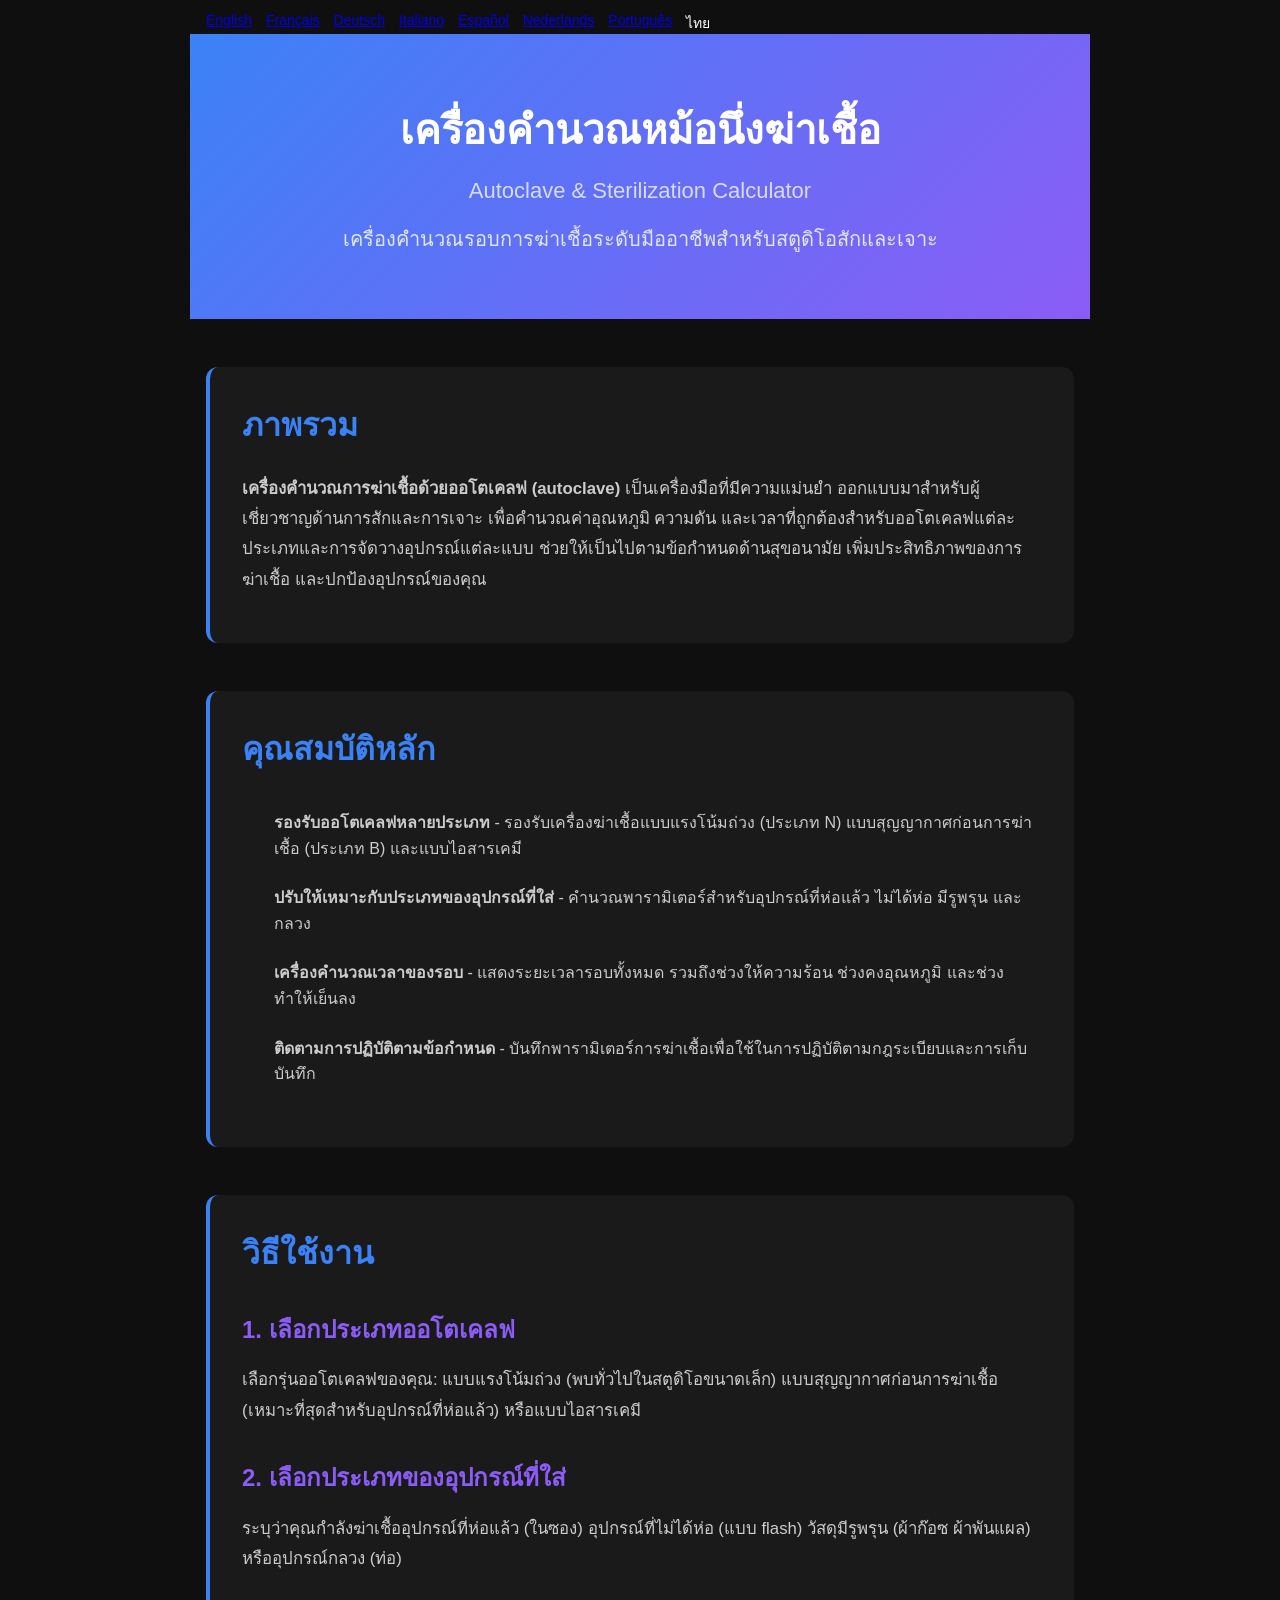
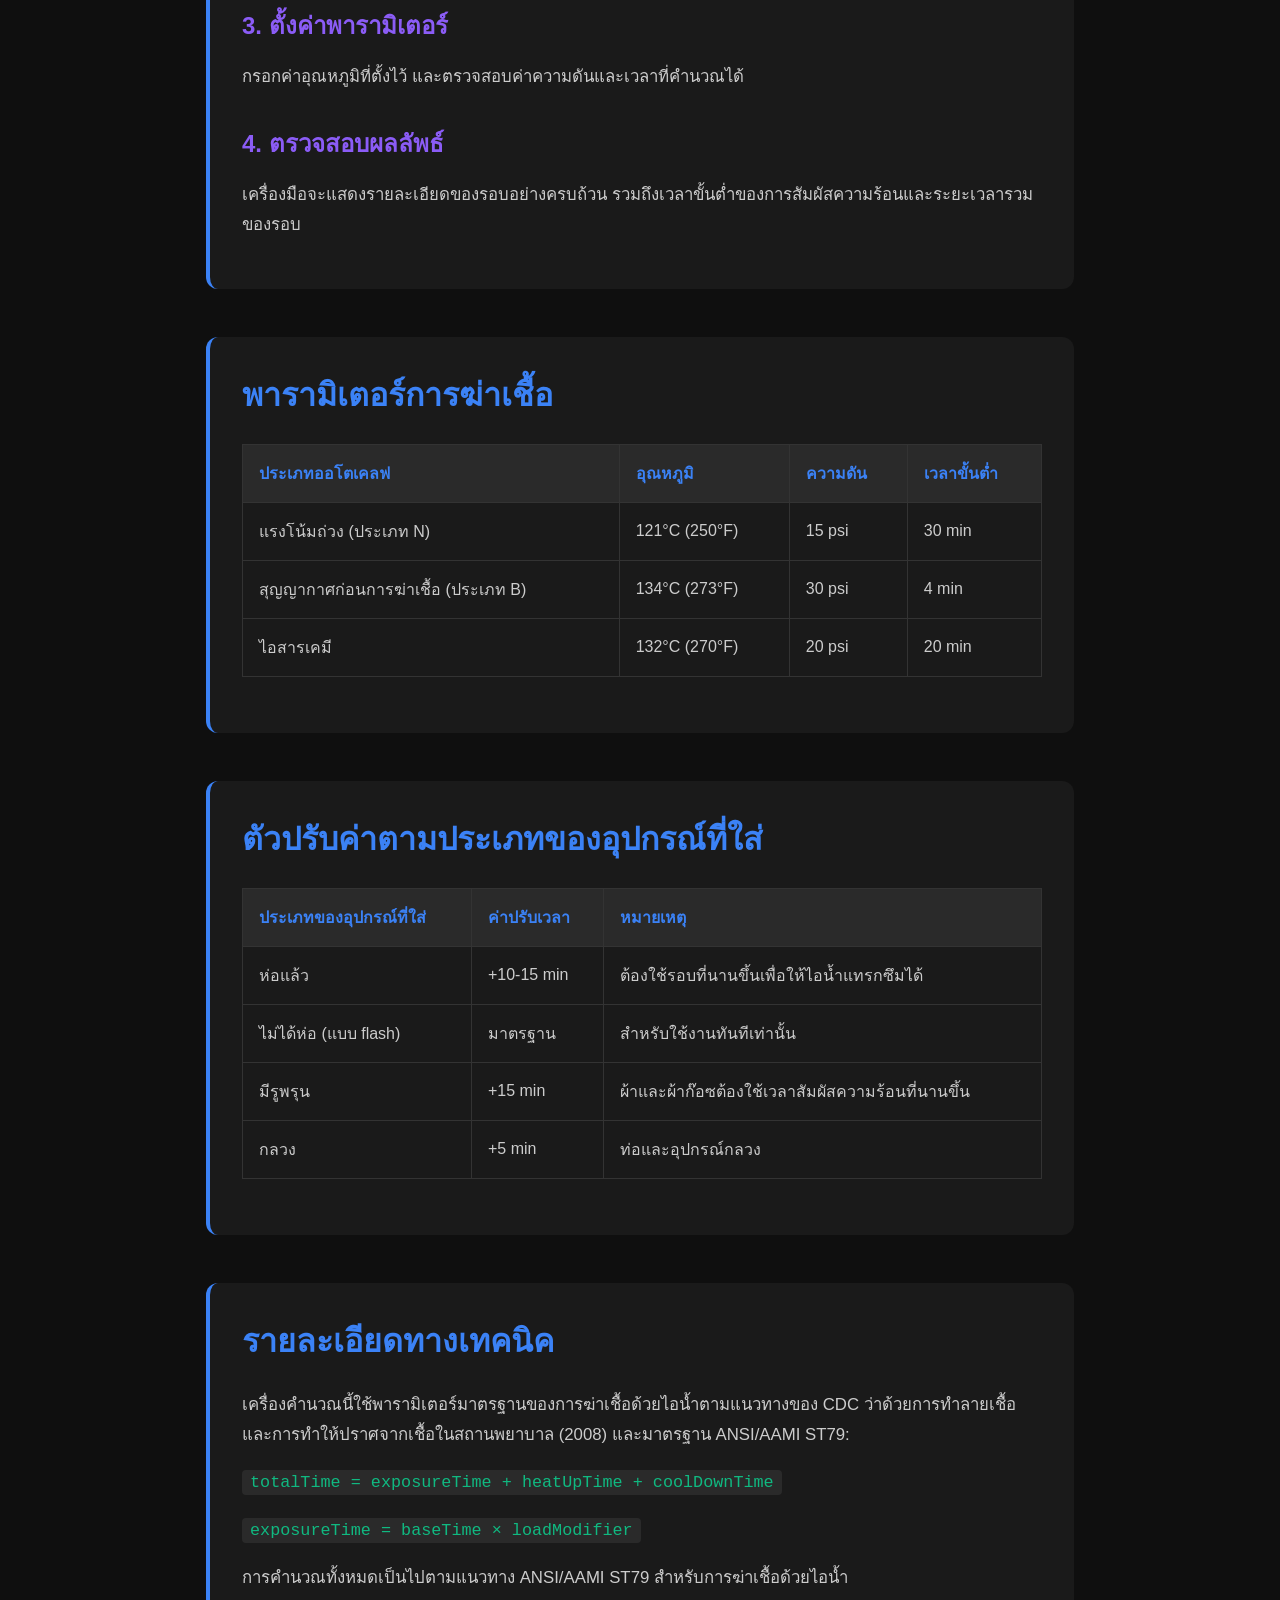
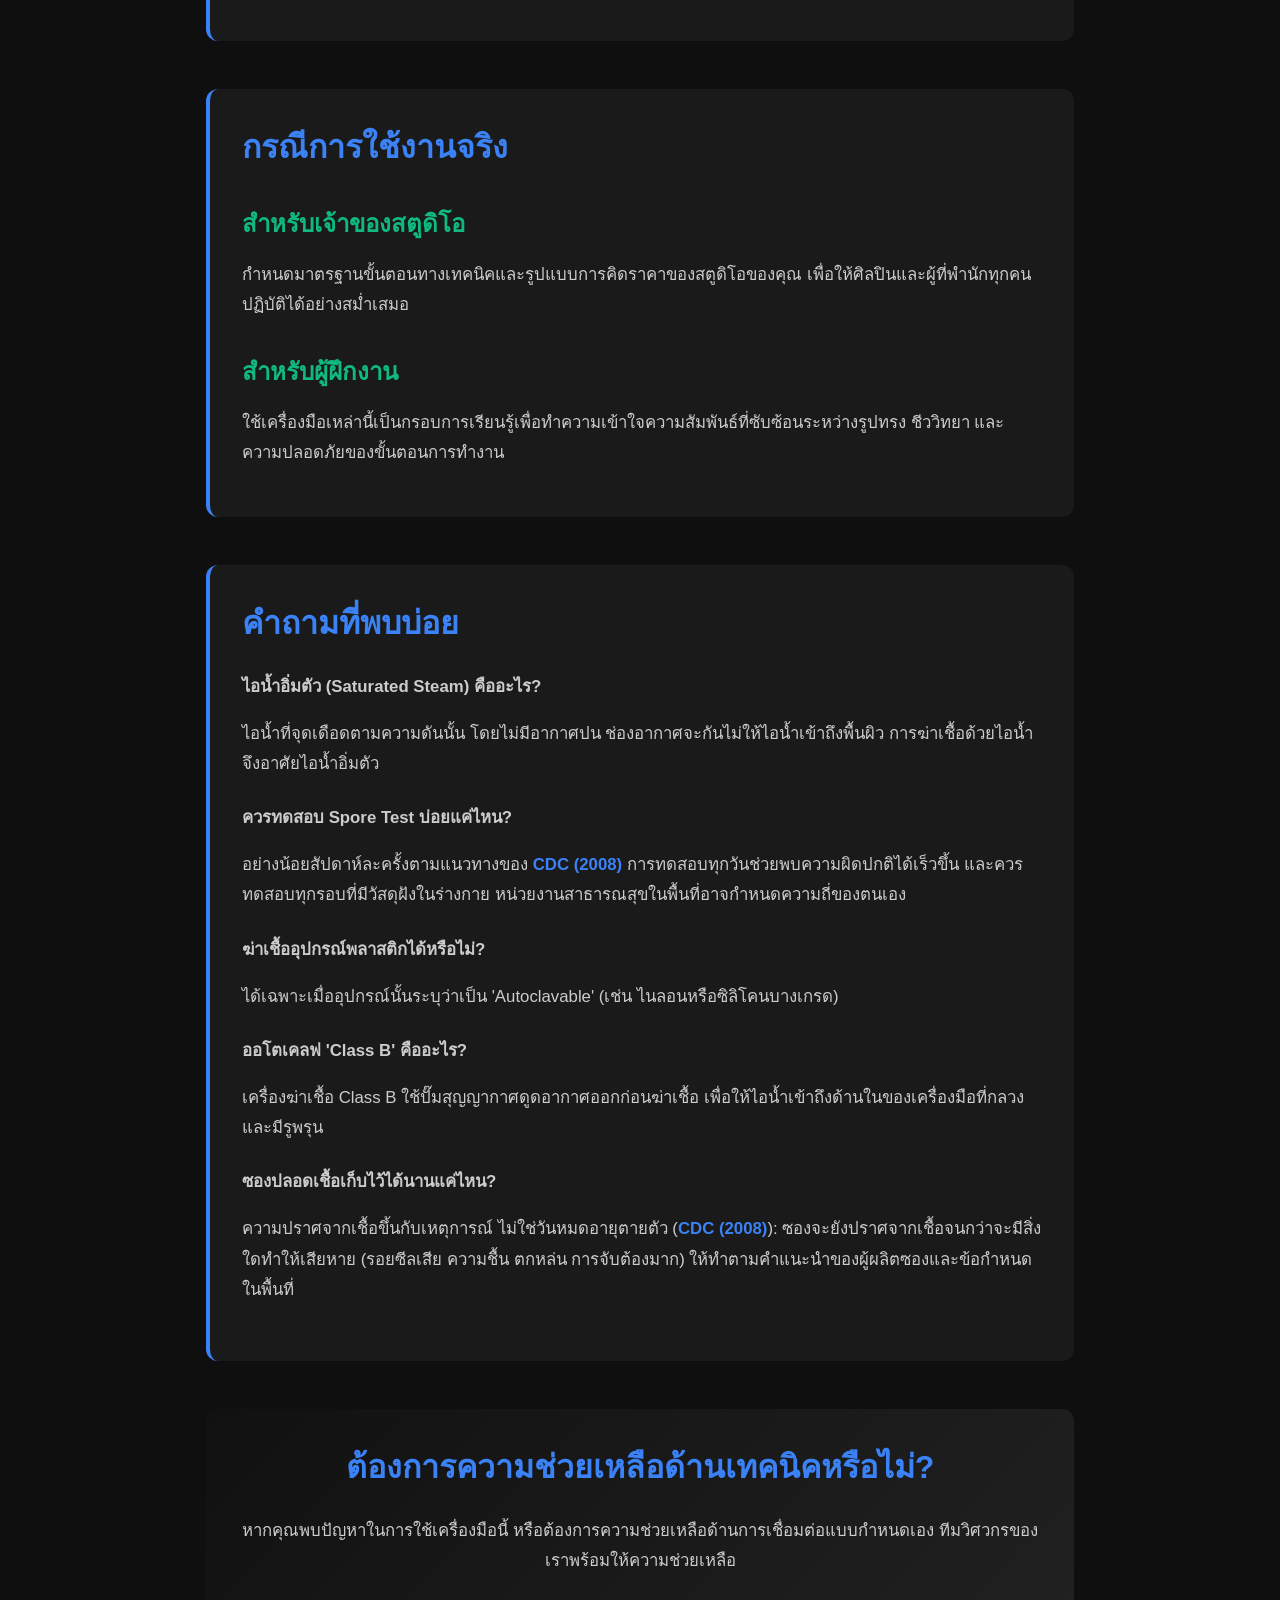
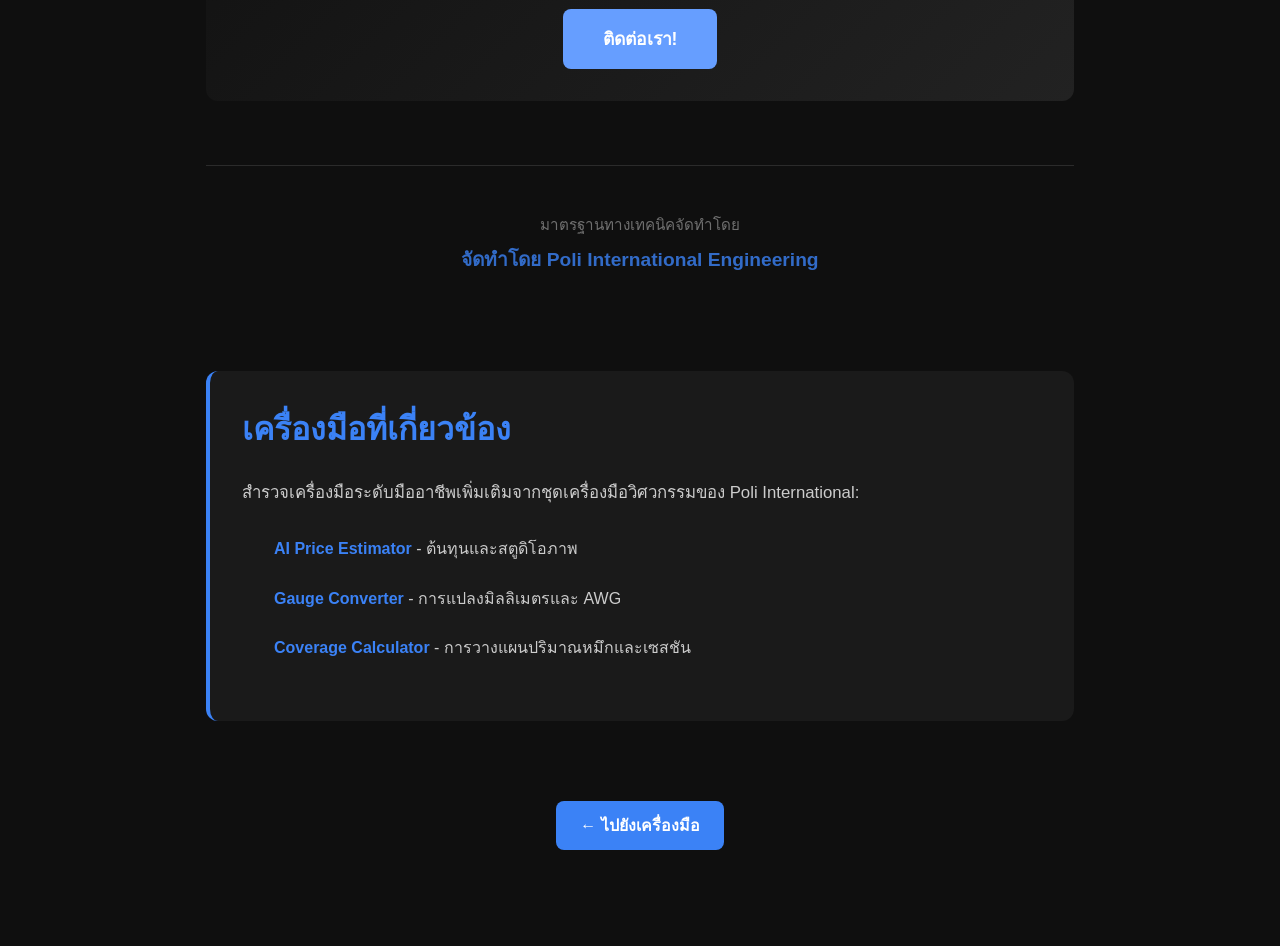
<file: documentation-th.html>
<!DOCTYPE html>
<html lang="th">
<head><meta name="robots" content="noindex,nofollow">
    <meta charset="UTF-8">
    <meta name="viewport" content="width=device-width, initial-scale=1.0">
    <title>เอกสารประกอบเครื่องคำนวณการฆ่าเชื้อด้วยออโตเคลฟ (autoclave) | Poli International</title>
    <meta name="description" content="คู่มือฉบับสมบูรณ์สำหรับการใช้เครื่องคำนวณการฆ่าเชื้อด้วยออโตเคลฟ">
    <link rel="canonical" href="https://poliinternational.com/autoclave-calculator-documentation/">
    <style>
        body {
            background: #0f0f0f !important;
            color: #fff !important;
            font-family: -apple-system, BlinkMacSystemFont, "Segoe UI", Roboto, sans-serif;
            margin: 0;
            padding: 0;
        }
        /* Hide h1 when in iframe to avoid duplicate headings */
        body.in-iframe .doc-hero h1 { display: none !important; }
        body.in-iframe .doc-hero { padding: 2rem 2rem !important; margin-bottom: 1rem !important; }
        * {
            box-sizing: border-box;
        }
        .entry-content {
            max-width: 900px !important;
            margin: 0 auto !important;
            padding: 2rem 1rem !important;
        }
        .doc-hero {
            background: linear-gradient(135deg, #3B82F6, #8B5CF6) !important;
            padding: 4rem 2rem !important;
            text-align: center !important;
            margin: -2rem -1rem 3rem !important;
            border-radius: 0 !important;
        }
        .doc-hero h1 {
            font-size: 2.5rem !important;
            color: #fff !important;
            margin: 0 0 1rem 0 !important;
            font-weight: 700 !important;
        }
        .doc-hero p {
            font-size: 1.25rem !important;
            color: #E0E7FF !important;
            margin: 0 !important;
        }
        .doc-section {
            margin: 3rem 0 !important;
            padding: 2rem !important;
            background: #1a1a1a !important;
            border-radius: 0.75rem !important;
            border-left: 4px solid #3B82F6 !important;
        }
        .doc-section h2 {
            color: #3B82F6 !important;
            font-size: 2rem !important;
            margin: 0 0 1.5rem 0 !important;
            font-weight: 600 !important;
        }
        .doc-section h3 {
            color: #8B5CF6 !important;
            font-size: 1.5rem !important;
            margin: 2rem 0 1rem 0 !important;
            font-weight: 600 !important;
        }
        .doc-section p {
            color: #ccc !important;
            line-height: 1.8 !important;
            margin-bottom: 1rem !important;
            font-size: 1.05rem !important;
        }
        .doc-section ul {
            margin: 1rem 0 !important;
            padding-left: 0 !important;
            list-style: none !important;
        }
        .doc-section ul li {
            padding: 0.75rem 0 0.75rem 2rem !important;
            position: relative !important;
            color: #ccc !important;
            line-height: 1.6 !important;
        }
        .doc-section ul li:before {
            content: "" !important;
            position: absolute !important;
            left: 0 !important;
            color: #10B981 !important;
            font-weight: bold !important;
            font-size: 1.2rem !important;
        }
        .doc-section a {
            color: #3B82F6 !important;
            text-decoration: none !important;
            font-weight: 600 !important;
            transition: color 0.2s !important;
        }
        .doc-section a:hover {
            color: #8B5CF6 !important;
            text-decoration: underline !important;
        }
        .highlight-box {
            background: linear-gradient(135deg, #1E3A8A, #4C1D95) !important;
            padding: 1.5rem !important;
            border-radius: 0.5rem !important;
            margin: 2rem 0 !important;
            border-left: 4px solid #10B981 !important;
        }
        .highlight-box p {
            color: #E0E7FF !important;
            margin-bottom: 0 !important;
        }
        .back-link {
            display: inline-block !important;
            padding: 0.75rem 1.5rem !important;
            background: #3B82F6 !important;
            color: #fff !important;
            text-decoration: none !important;
            border-radius: 0.5rem !important;
            font-weight: 600 !important;
            margin-top: 2rem !important;
        }
        .back-link:hover {
            background: #8B5CF6 !important;
        }
        table {
            width: 100%;
            border-collapse: collapse;
            margin: 1.5rem 0;
        }
        th, td {
            padding: 1rem;
            text-align: left;
            border: 1px solid #333;
        }
        th {
            background: #2a2a2a;
            color: #3B82F6;
        }
        td {
            color: #ccc;
        }
        code {
            background: #2a2a2a;
            padding: 0.2rem 0.5rem;
            border-radius: 4px;
            color: #10B981;
        }
    </style>
</head>
<body>
<nav class="doc-langs" aria-label="ภาษาของเอกสารประกอบ" style="display:flex;flex-wrap:wrap;gap:6px 14px;max-width:900px;margin:12px auto 0;padding:0 16px;font-size:14px;"><a lang="en" href="documentation.html">English</a><a lang="fr" href="documentation-fr.html">Français</a><a lang="de" href="documentation-de.html">Deutsch</a><a lang="it" href="documentation-it.html">Italiano</a><a lang="es" href="documentation-es.html">Español</a><a lang="nl" href="documentation-nl.html">Nederlands</a><a lang="pt" href="documentation-pt.html">Português</a><span lang="th">ไทย</span></nav>
<script>
    // Detect if loaded in iframe and add class to hide h1
    if (window.self !== window.top) {
        document.body.classList.add('in-iframe');
    }
</script>
    <div class="entry-content">
        <div class="doc-hero">
            <h1>เครื่องคำนวณหม้อนึ่งฆ่าเชื้อ<br><small lang="en" style="font-size:0.55em;font-weight:500;opacity:0.75;">Autoclave &amp; Sterilization Calculator</small></h1>
            <p>เครื่องคำนวณรอบการฆ่าเชื้อระดับมืออาชีพสำหรับสตูดิโอสักและเจาะ</p>
        </div>

        <div class="doc-section">
            <h2>ภาพรวม</h2>
            <p><strong>เครื่องคำนวณการฆ่าเชื้อด้วยออโตเคลฟ (autoclave)</strong> เป็นเครื่องมือที่มีความแม่นยำ ออกแบบมาสำหรับผู้เชี่ยวชาญด้านการสักและการเจาะ เพื่อคำนวณค่าอุณหภูมิ ความดัน และเวลาที่ถูกต้องสำหรับออโตเคลฟแต่ละประเภทและการจัดวางอุปกรณ์แต่ละแบบ ช่วยให้เป็นไปตามข้อกำหนดด้านสุขอนามัย เพิ่มประสิทธิภาพของการฆ่าเชื้อ และปกป้องอุปกรณ์ของคุณ</p>
        </div>

        <div class="doc-section">
            <h2>คุณสมบัติหลัก</h2>
            <ul>
                <li><strong>รองรับออโตเคลฟหลายประเภท</strong> - รองรับเครื่องฆ่าเชื้อแบบแรงโน้มถ่วง (ประเภท N) แบบสุญญากาศก่อนการฆ่าเชื้อ (ประเภท B) และแบบไอสารเคมี</li>
                <li><strong>ปรับให้เหมาะกับประเภทของอุปกรณ์ที่ใส่</strong> - คำนวณพารามิเตอร์สำหรับอุปกรณ์ที่ห่อแล้ว ไม่ได้ห่อ มีรูพรุน และกลวง</li>
                <li><strong>เครื่องคำนวณเวลาของรอบ</strong> - แสดงระยะเวลารอบทั้งหมด รวมถึงช่วงให้ความร้อน ช่วงคงอุณหภูมิ และช่วงทำให้เย็นลง</li>
                <li><strong>ติดตามการปฏิบัติตามข้อกำหนด</strong> - บันทึกพารามิเตอร์การฆ่าเชื้อเพื่อใช้ในการปฏิบัติตามกฎระเบียบและการเก็บบันทึก</li>
            </ul>
        </div>

        <div class="doc-section">
            <h2>วิธีใช้งาน</h2>
            <h3>1. เลือกประเภทออโตเคลฟ</h3>
            <p>เลือกรุ่นออโตเคลฟของคุณ: แบบแรงโน้มถ่วง (พบทั่วไปในสตูดิโอขนาดเล็ก) แบบสุญญากาศก่อนการฆ่าเชื้อ (เหมาะที่สุดสำหรับอุปกรณ์ที่ห่อแล้ว) หรือแบบไอสารเคมี</p>

            <h3>2. เลือกประเภทของอุปกรณ์ที่ใส่</h3>
            <p>ระบุว่าคุณกำลังฆ่าเชื้ออุปกรณ์ที่ห่อแล้ว (ในซอง) อุปกรณ์ที่ไม่ได้ห่อ (แบบ flash) วัสดุมีรูพรุน (ผ้าก๊อซ ผ้าพันแผล) หรืออุปกรณ์กลวง (ท่อ)</p>

            <h3>3. ตั้งค่าพารามิเตอร์</h3>
            <p>กรอกค่าอุณหภูมิที่ตั้งไว้ และตรวจสอบค่าความดันและเวลาที่คำนวณได้</p>

            <h3>4. ตรวจสอบผลลัพธ์</h3>
            <p>เครื่องมือจะแสดงรายละเอียดของรอบอย่างครบถ้วน รวมถึงเวลาขั้นต่ำของการสัมผัสความร้อนและระยะเวลารวมของรอบ</p>
        </div>

        <div class="doc-section">
            <h2>พารามิเตอร์การฆ่าเชื้อ</h2>
            <table>
                <tr>
                    <th>ประเภทออโตเคลฟ</th>
                    <th>อุณหภูมิ</th>
                    <th>ความดัน</th>
                    <th>เวลาขั้นต่ำ</th>
                </tr>
                <tr>
                    <td>แรงโน้มถ่วง (ประเภท N)</td>
                    <td>121°C (250°F)</td>
                    <td>15 psi</td>
                    <td>30 min</td>
                </tr>
                <tr>
                    <td>สุญญากาศก่อนการฆ่าเชื้อ (ประเภท B)</td>
                    <td>134°C (273°F)</td>
                    <td>30 psi</td>
                    <td>4 min</td>
                </tr>
                <tr>
                    <td>ไอสารเคมี</td>
                    <td>132°C (270°F)</td>
                    <td>20 psi</td>
                    <td>20 min</td>
                </tr>
            </table>
        </div>

        <div class="doc-section">
            <h2>ตัวปรับค่าตามประเภทของอุปกรณ์ที่ใส่</h2>
            <table>
                <tr>
                    <th>ประเภทของอุปกรณ์ที่ใส่</th>
                    <th>ค่าปรับเวลา</th>
                    <th>หมายเหตุ</th>
                </tr>
                <tr>
                    <td>ห่อแล้ว</td>
                    <td>+10-15 min</td>
                    <td>ต้องใช้รอบที่นานขึ้นเพื่อให้ไอน้ำแทรกซึมได้</td>
                </tr>
                <tr>
                    <td>ไม่ได้ห่อ (แบบ flash)</td>
                    <td>มาตรฐาน</td>
                    <td>สำหรับใช้งานทันทีเท่านั้น</td>
                </tr>
                <tr>
                    <td>มีรูพรุน</td>
                    <td>+15 min</td>
                    <td>ผ้าและผ้าก๊อซต้องใช้เวลาสัมผัสความร้อนที่นานขึ้น</td>
                </tr>
                <tr>
                    <td>กลวง</td>
                    <td>+5 min</td>
                    <td>ท่อและอุปกรณ์กลวง</td>
                </tr>
            </table>
        </div>

        <div class="doc-section">
            <h2>รายละเอียดทางเทคนิค</h2>
            <p>เครื่องคำนวณนี้ใช้พารามิเตอร์มาตรฐานของการฆ่าเชื้อด้วยไอน้ำตามแนวทางของ CDC ว่าด้วยการทำลายเชื้อและการทำให้ปราศจากเชื้อในสถานพยาบาล (2008) และมาตรฐาน ANSI/AAMI ST79:</p>
            <p><code>totalTime = exposureTime + heatUpTime + coolDownTime</code></p>
            <p><code>exposureTime = baseTime × loadModifier</code></p>
            <p>การคำนวณทั้งหมดเป็นไปตามแนวทาง ANSI/AAMI ST79 สำหรับการฆ่าเชื้อด้วยไอน้ำ</p>
        </div>

                <div class="doc-section">
            <h2>กรณีการใช้งานจริง</h2>
            <div class="use-case">
                <h3 style="color: #10B981 !important;">สำหรับเจ้าของสตูดิโอ</h3>
                <p>กำหนดมาตรฐานขั้นตอนทางเทคนิคและรูปแบบการคิดราคาของสตูดิโอของคุณ เพื่อให้ศิลปินและผู้ที่พำนักทุกคนปฏิบัติได้อย่างสม่ำเสมอ</p>
            </div>
            <div class="use-case">
                <h3 style="color: #10B981 !important;">สำหรับผู้ฝึกงาน</h3>
                <p>ใช้เครื่องมือเหล่านี้เป็นกรอบการเรียนรู้เพื่อทำความเข้าใจความสัมพันธ์ที่ซับซ้อนระหว่างรูปทรง ชีววิทยา และความปลอดภัยของขั้นตอนการทำงาน</p>
            </div>
        </div><div class="doc-section">
            <h2>คำถามที่พบบ่อย</h2>
            <div class="faq-item" style="margin-bottom: 1.5rem;">
                <p><strong>ไอน้ำอิ่มตัว (Saturated Steam) คืออะไร?</strong></p>
                <p>ไอน้ำที่จุดเดือดตามความดันนั้น โดยไม่มีอากาศปน ช่องอากาศจะกันไม่ให้ไอน้ำเข้าถึงพื้นผิว การฆ่าเชื้อด้วยไอน้ำจึงอาศัยไอน้ำอิ่มตัว</p>
            </div>
            <div class="faq-item" style="margin-bottom: 1.5rem;">
                <p><strong>ควรทดสอบ Spore Test บ่อยแค่ไหน?</strong></p>
                <p>อย่างน้อยสัปดาห์ละครั้งตามแนวทางของ <a href="https://www.cdc.gov/infection-control/hcp/disinfection-sterilization/sterilizing-practices.html" target="_blank" rel="noopener">CDC (2008)</a> การทดสอบทุกวันช่วยพบความผิดปกติได้เร็วขึ้น และควรทดสอบทุกรอบที่มีวัสดุฝังในร่างกาย หน่วยงานสาธารณสุขในพื้นที่อาจกำหนดความถี่ของตนเอง</p>
            </div>
            <div class="faq-item" style="margin-bottom: 1.5rem;">
                <p><strong>ฆ่าเชื้ออุปกรณ์พลาสติกได้หรือไม่?</strong></p>
                <p>ได้เฉพาะเมื่ออุปกรณ์นั้นระบุว่าเป็น 'Autoclavable' (เช่น ไนลอนหรือซิลิโคนบางเกรด)</p>
            </div>
            <div class="faq-item" style="margin-bottom: 1.5rem;">
                <p><strong>ออโตเคลฟ 'Class B' คืออะไร?</strong></p>
                <p>เครื่องฆ่าเชื้อ Class B ใช้ปั๊มสุญญากาศดูดอากาศออกก่อนฆ่าเชื้อ เพื่อให้ไอน้ำเข้าถึงด้านในของเครื่องมือที่กลวงและมีรูพรุน</p>
            </div>
            <div class="faq-item" style="margin-bottom: 1.5rem;">
                <p><strong>ซองปลอดเชื้อเก็บไว้ได้นานแค่ไหน?</strong></p>
                <p>ความปราศจากเชื้อขึ้นกับเหตุการณ์ ไม่ใช่วันหมดอายุตายตัว (<a href="https://www.cdc.gov/infection-control/hcp/disinfection-sterilization/sterilizing-practices.html" target="_blank" rel="noopener">CDC (2008)</a>): ซองจะยังปราศจากเชื้อจนกว่าจะมีสิ่งใดทำให้เสียหาย (รอยซีลเสีย ความชื้น ตกหล่น การจับต้องมาก) ให้ทำตามคำแนะนำของผู้ผลิตซองและข้อกำหนดในพื้นที่</p>
            </div>
        </div>        <div class="doc-section" style="text-align: center; border-left: none !important; background: linear-gradient(135deg, #111, #222) !important;">
            <h2>ต้องการความช่วยเหลือด้านเทคนิคหรือไม่?</h2>
            <p>หากคุณพบปัญหาในการใช้เครื่องมือนี้ หรือต้องการความช่วยเหลือด้านการเชื่อมต่อแบบกำหนดเอง ทีมวิศวกรของเราพร้อมให้ความช่วยเหลือ</p>
            <div style="display: flex; justify-content: center; gap: 1.5rem; margin-top: 2rem; flex-wrap: wrap; align-items: center;">
                <a href="https://poliinternational.com/contact-us/" class="btn-primary" style="padding: 1rem 2.5rem; text-decoration: none; border-radius: 0.5rem; background: #669eff; color: #FFFFFF !important; font-weight: 800; font-size: 1.1rem; border: none;">ติดต่อเรา!</a>

            </div>
        </div>        <div style="text-align: center; margin-top: 4rem; padding: 2rem; border-top: 1px solid #333; opacity: 0.8;">
            <p style="font-size: 0.95rem; color: #888; line-height: 1.6;">
                มาตรฐานทางเทคนิคจัดทำโดย <br/>
                <a href="https://poliinternational.com/autoclave-calculator/" style="color: #3B82F6; text-decoration: none; font-weight: 800; font-size: 1.2rem; display: block; margin-top: 0.5rem;">จัดทำโดย Poli International Engineering</a>
            </p>
        </div>        <div class="doc-section">
            <h2>เครื่องมือที่เกี่ยวข้อง</h2>
            <p>สำรวจเครื่องมือระดับมืออาชีพเพิ่มเติมจากชุดเครื่องมือวิศวกรรมของ Poli International:</p>
            <ul>
                <li><a href="/tattoo-price-estimator/">AI Price Estimator</a> - ต้นทุนและสตูดิโอภาพ</li>
                <li><a href="/gauge-converter/">Gauge Converter</a> - การแปลงมิลลิเมตรและ AWG</li>
                <li><a href="/coverage-calculator/">Coverage Calculator</a> - การวางแผนปริมาณหมึกและเซสชัน</li>
            </ul>
        </div><div style="text-align: center; margin-bottom: 4rem;"><a href="https://poliinternational.com/autoclave-calculator/" class="back-link" style="display: inline-block !important;">← ไปยังเครื่องมือ</a></div>
    </div>
</body>
</html>
</file>
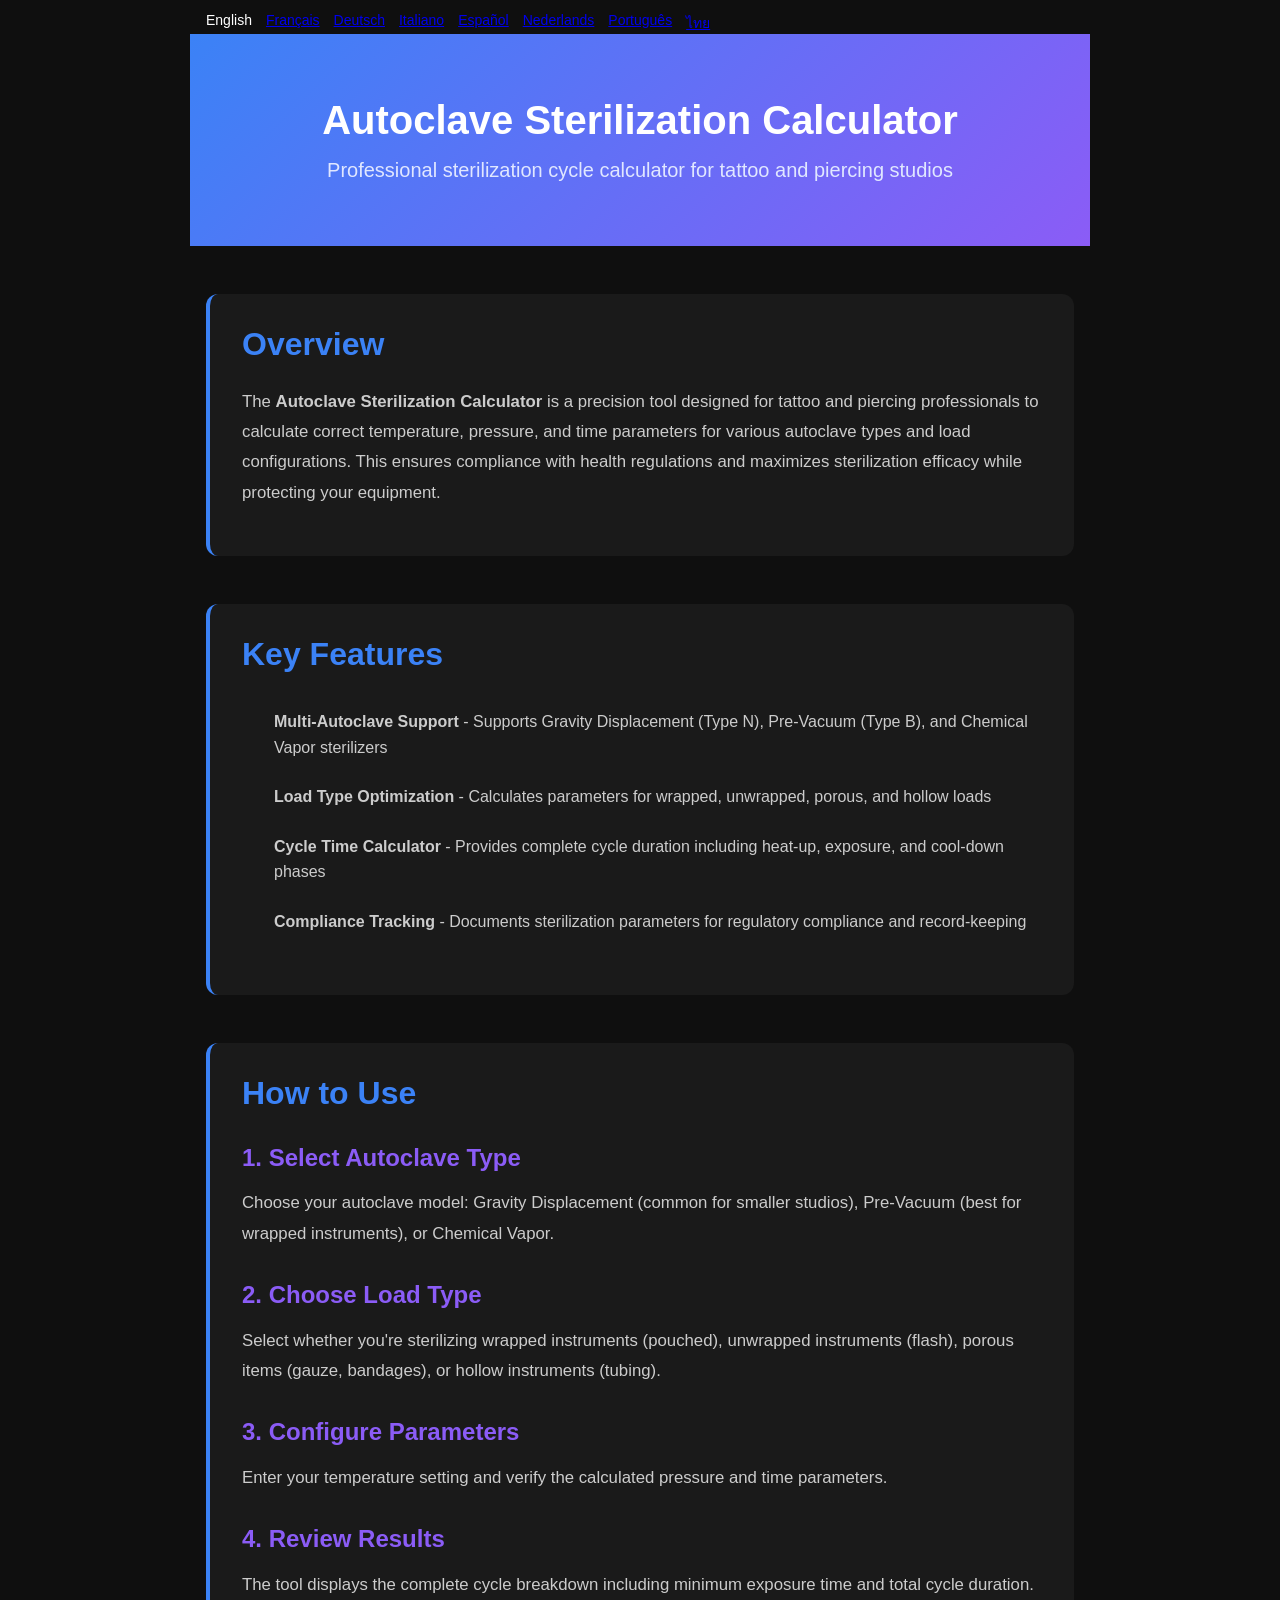
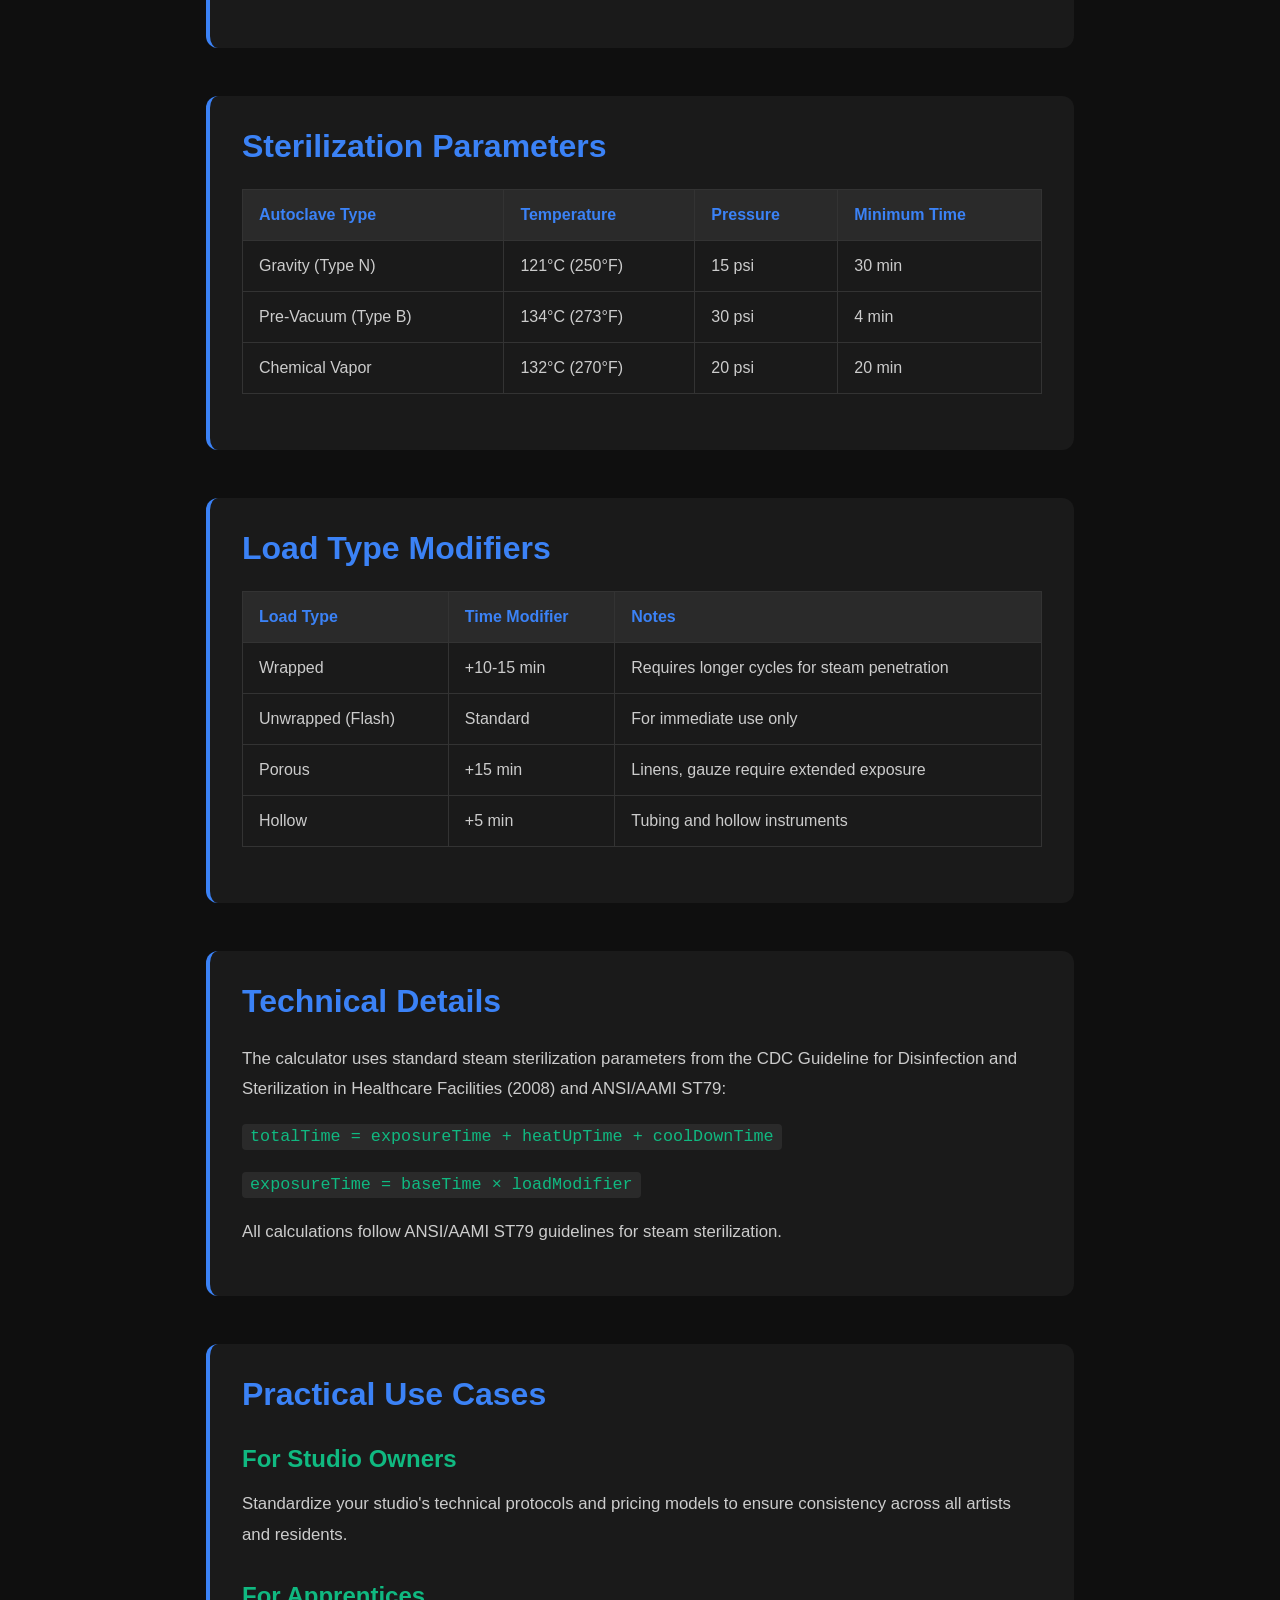
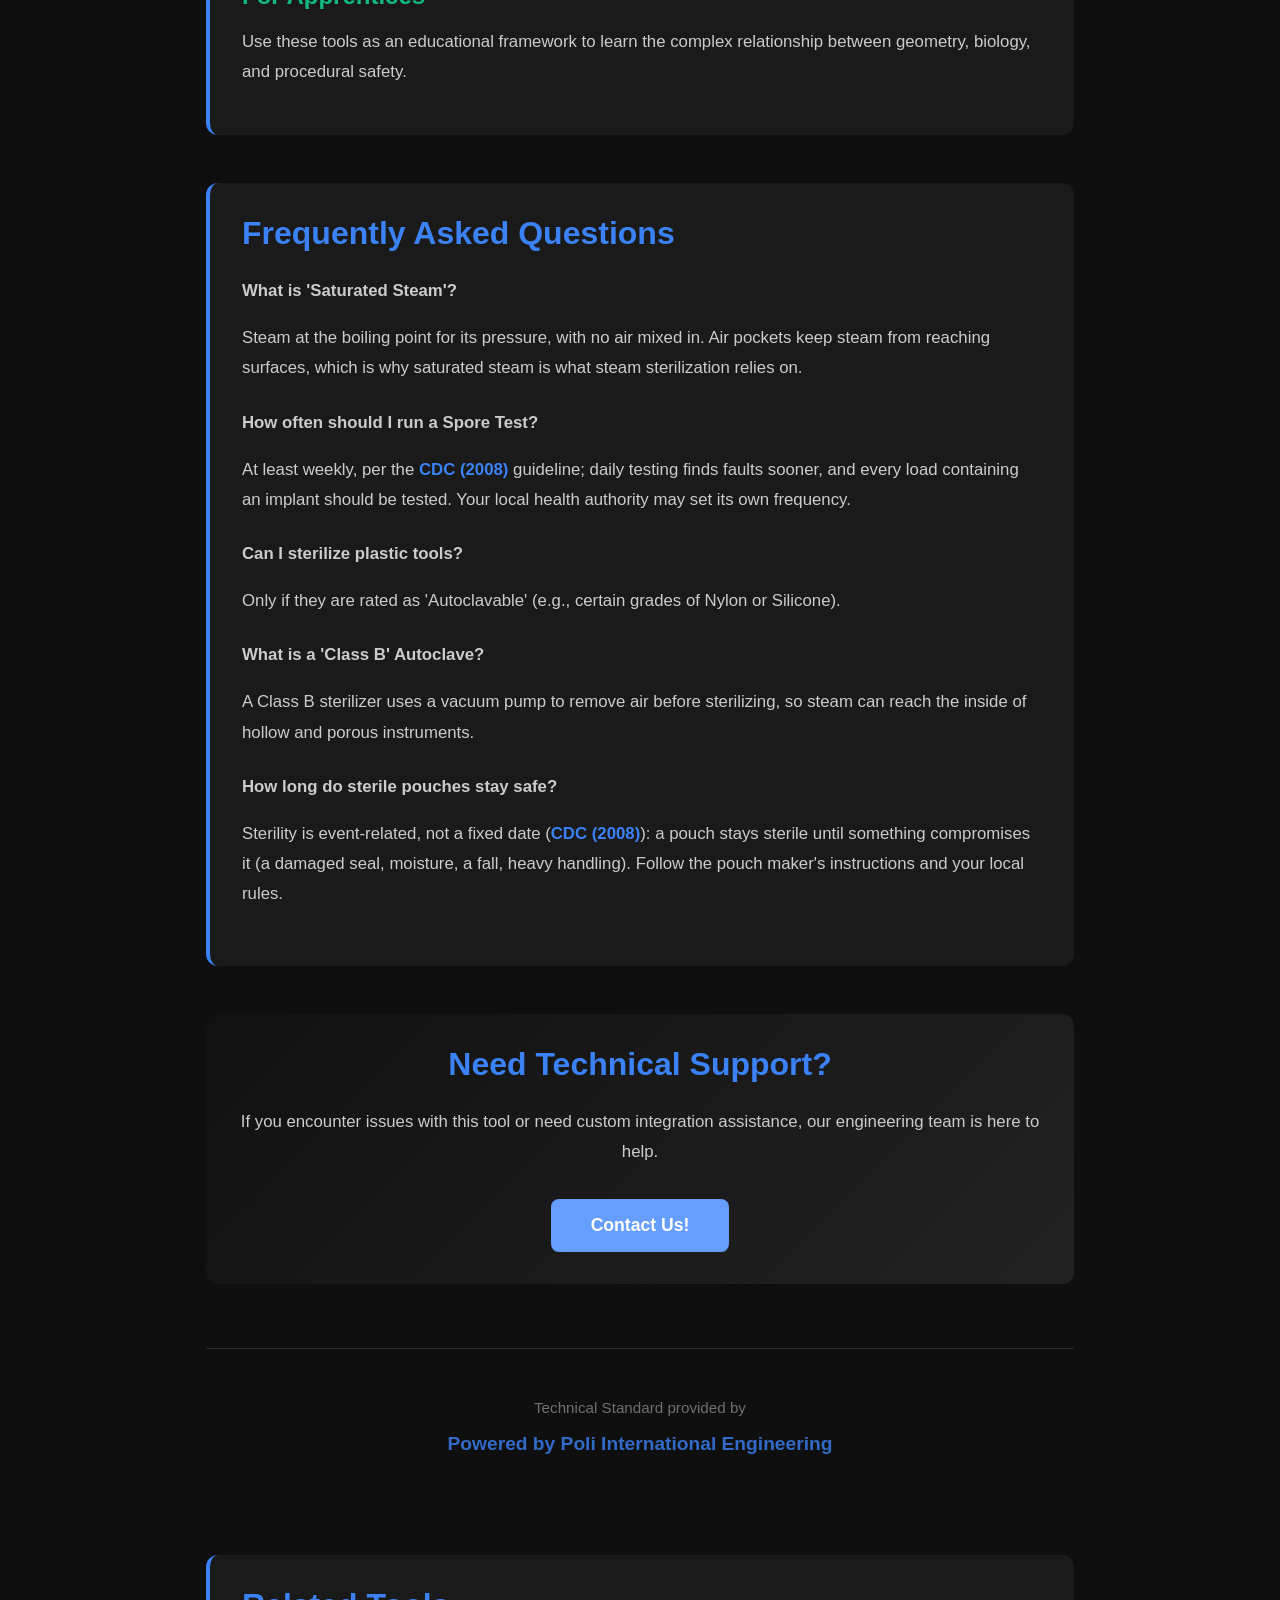
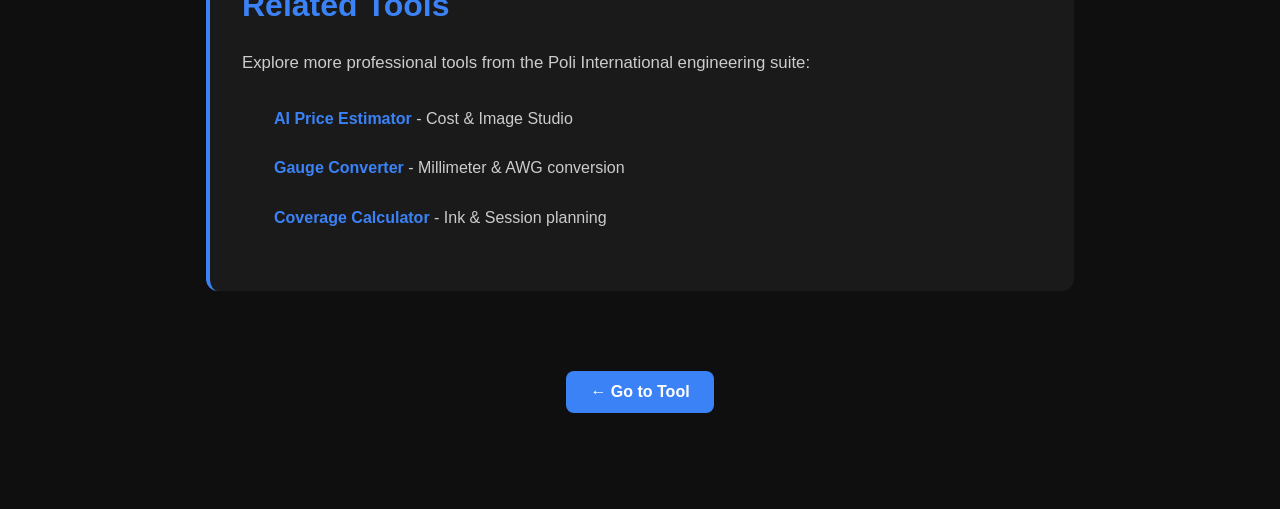
<file: documentation.html>
<!DOCTYPE html>
<html lang="en">
<head><meta name="robots" content="noindex,nofollow">
    <meta charset="UTF-8">
    <meta name="viewport" content="width=device-width, initial-scale=1.0">
    <title>Autoclave Sterilization Calculator Documentation | Poli International</title>
    <meta name="description" content="Complete guide to using the Autoclave Sterilization Calculator">
    <link rel="canonical" href="https://poliinternational.com/autoclave-calculator-documentation/">
    <style>
        body {
            background: #0f0f0f !important;
            color: #fff !important;
            font-family: -apple-system, BlinkMacSystemFont, "Segoe UI", Roboto, sans-serif;
            margin: 0;
            padding: 0;
        }
        /* Hide h1 when in iframe to avoid duplicate headings */
        body.in-iframe .doc-hero h1 { display: none !important; }
        body.in-iframe .doc-hero { padding: 2rem 2rem !important; margin-bottom: 1rem !important; }
        * {
            box-sizing: border-box;
        }
        .entry-content {
            max-width: 900px !important;
            margin: 0 auto !important;
            padding: 2rem 1rem !important;
        }
        .doc-hero {
            background: linear-gradient(135deg, #3B82F6, #8B5CF6) !important;
            padding: 4rem 2rem !important;
            text-align: center !important;
            margin: -2rem -1rem 3rem !important;
            border-radius: 0 !important;
        }
        .doc-hero h1 {
            font-size: 2.5rem !important;
            color: #fff !important;
            margin: 0 0 1rem 0 !important;
            font-weight: 700 !important;
        }
        .doc-hero p {
            font-size: 1.25rem !important;
            color: #E0E7FF !important;
            margin: 0 !important;
        }
        .doc-section {
            margin: 3rem 0 !important;
            padding: 2rem !important;
            background: #1a1a1a !important;
            border-radius: 0.75rem !important;
            border-left: 4px solid #3B82F6 !important;
        }
        .doc-section h2 {
            color: #3B82F6 !important;
            font-size: 2rem !important;
            margin: 0 0 1.5rem 0 !important;
            font-weight: 600 !important;
        }
        .doc-section h3 {
            color: #8B5CF6 !important;
            font-size: 1.5rem !important;
            margin: 2rem 0 1rem 0 !important;
            font-weight: 600 !important;
        }
        .doc-section p {
            color: #ccc !important;
            line-height: 1.8 !important;
            margin-bottom: 1rem !important;
            font-size: 1.05rem !important;
        }
        .doc-section ul {
            margin: 1rem 0 !important;
            padding-left: 0 !important;
            list-style: none !important;
        }
        .doc-section ul li {
            padding: 0.75rem 0 0.75rem 2rem !important;
            position: relative !important;
            color: #ccc !important;
            line-height: 1.6 !important;
        }
        .doc-section ul li:before {
            content: "" !important;
            position: absolute !important;
            left: 0 !important;
            color: #10B981 !important;
            font-weight: bold !important;
            font-size: 1.2rem !important;
        }
        .doc-section a {
            color: #3B82F6 !important;
            text-decoration: none !important;
            font-weight: 600 !important;
            transition: color 0.2s !important;
        }
        .doc-section a:hover {
            color: #8B5CF6 !important;
            text-decoration: underline !important;
        }
        .highlight-box {
            background: linear-gradient(135deg, #1E3A8A, #4C1D95) !important;
            padding: 1.5rem !important;
            border-radius: 0.5rem !important;
            margin: 2rem 0 !important;
            border-left: 4px solid #10B981 !important;
        }
        .highlight-box p {
            color: #E0E7FF !important;
            margin-bottom: 0 !important;
        }
        .back-link {
            display: inline-block !important;
            padding: 0.75rem 1.5rem !important;
            background: #3B82F6 !important;
            color: #fff !important;
            text-decoration: none !important;
            border-radius: 0.5rem !important;
            font-weight: 600 !important;
            margin-top: 2rem !important;
        }
        .back-link:hover {
            background: #8B5CF6 !important;
        }
        table {
            width: 100%;
            border-collapse: collapse;
            margin: 1.5rem 0;
        }
        th, td {
            padding: 1rem;
            text-align: left;
            border: 1px solid #333;
        }
        th {
            background: #2a2a2a;
            color: #3B82F6;
        }
        td {
            color: #ccc;
        }
        code {
            background: #2a2a2a;
            padding: 0.2rem 0.5rem;
            border-radius: 4px;
            color: #10B981;
        }
    </style>
</head>
<body>
<nav class="doc-langs" aria-label="Documentation language" style="display:flex;flex-wrap:wrap;gap:6px 14px;max-width:900px;margin:12px auto 0;padding:0 16px;font-size:14px;"><span lang="en">English</span><a lang="fr" href="documentation-fr.html">Français</a><a lang="de" href="documentation-de.html">Deutsch</a><a lang="it" href="documentation-it.html">Italiano</a><a lang="es" href="documentation-es.html">Español</a><a lang="nl" href="documentation-nl.html">Nederlands</a><a lang="pt" href="documentation-pt.html">Português</a><a lang="th" href="documentation-th.html">ไทย</a></nav>
<script>
    // Detect if loaded in iframe and add class to hide h1
    if (window.self !== window.top) {
        document.body.classList.add('in-iframe');
    }
</script>
    <div class="entry-content">
        <div class="doc-hero">
            <h1>Autoclave Sterilization Calculator</h1>
            <p>Professional sterilization cycle calculator for tattoo and piercing studios</p>
        </div>

        <div class="doc-section">
            <h2>Overview</h2>
            <p>The <strong>Autoclave Sterilization Calculator</strong> is a precision tool designed for tattoo and piercing professionals to calculate correct temperature, pressure, and time parameters for various autoclave types and load configurations. This ensures compliance with health regulations and maximizes sterilization efficacy while protecting your equipment.</p>
        </div>

        <div class="doc-section">
            <h2>Key Features</h2>
            <ul>
                <li><strong>Multi-Autoclave Support</strong> - Supports Gravity Displacement (Type N), Pre-Vacuum (Type B), and Chemical Vapor sterilizers</li>
                <li><strong>Load Type Optimization</strong> - Calculates parameters for wrapped, unwrapped, porous, and hollow loads</li>
                <li><strong>Cycle Time Calculator</strong> - Provides complete cycle duration including heat-up, exposure, and cool-down phases</li>
                <li><strong>Compliance Tracking</strong> - Documents sterilization parameters for regulatory compliance and record-keeping</li>
            </ul>
        </div>

        <div class="doc-section">
            <h2>How to Use</h2>
            <h3>1. Select Autoclave Type</h3>
            <p>Choose your autoclave model: Gravity Displacement (common for smaller studios), Pre-Vacuum (best for wrapped instruments), or Chemical Vapor.</p>
            
            <h3>2. Choose Load Type</h3>
            <p>Select whether you're sterilizing wrapped instruments (pouched), unwrapped instruments (flash), porous items (gauze, bandages), or hollow instruments (tubing).</p>
            
            <h3>3. Configure Parameters</h3>
            <p>Enter your temperature setting and verify the calculated pressure and time parameters.</p>
            
            <h3>4. Review Results</h3>
            <p>The tool displays the complete cycle breakdown including minimum exposure time and total cycle duration.</p>
        </div>

        <div class="doc-section">
            <h2>Sterilization Parameters</h2>
            <table>
                <tr>
                    <th>Autoclave Type</th>
                    <th>Temperature</th>
                    <th>Pressure</th>
                    <th>Minimum Time</th>
                </tr>
                <tr>
                    <td>Gravity (Type N)</td>
                    <td>121°C (250°F)</td>
                    <td>15 psi</td>
                    <td>30 min</td>
                </tr>
                <tr>
                    <td>Pre-Vacuum (Type B)</td>
                    <td>134°C (273°F)</td>
                    <td>30 psi</td>
                    <td>4 min</td>
                </tr>
                <tr>
                    <td>Chemical Vapor</td>
                    <td>132°C (270°F)</td>
                    <td>20 psi</td>
                    <td>20 min</td>
                </tr>
            </table>
        </div>

        <div class="doc-section">
            <h2>Load Type Modifiers</h2>
            <table>
                <tr>
                    <th>Load Type</th>
                    <th>Time Modifier</th>
                    <th>Notes</th>
                </tr>
                <tr>
                    <td>Wrapped</td>
                    <td>+10-15 min</td>
                    <td>Requires longer cycles for steam penetration</td>
                </tr>
                <tr>
                    <td>Unwrapped (Flash)</td>
                    <td>Standard</td>
                    <td>For immediate use only</td>
                </tr>
                <tr>
                    <td>Porous</td>
                    <td>+15 min</td>
                    <td>Linens, gauze require extended exposure</td>
                </tr>
                <tr>
                    <td>Hollow</td>
                    <td>+5 min</td>
                    <td>Tubing and hollow instruments</td>
                </tr>
            </table>
        </div>

        <div class="doc-section">
            <h2>Technical Details</h2>
            <p>The calculator uses standard steam sterilization parameters from the CDC Guideline for Disinfection and Sterilization in Healthcare Facilities (2008) and ANSI/AAMI ST79:</p>
            <p><code>totalTime = exposureTime + heatUpTime + coolDownTime</code></p>
            <p><code>exposureTime = baseTime × loadModifier</code></p>
            <p>All calculations follow ANSI/AAMI ST79 guidelines for steam sterilization.</p>
        </div>

                <div class="doc-section">
            <h2>Practical Use Cases</h2>
            <div class="use-case">
                <h3 style="color: #10B981 !important;">For Studio Owners</h3>
                <p>Standardize your studio's technical protocols and pricing models to ensure consistency across all artists and residents.</p>
            </div>
            <div class="use-case">
                <h3 style="color: #10B981 !important;">For Apprentices</h3>
                <p>Use these tools as an educational framework to learn the complex relationship between geometry, biology, and procedural safety.</p>
            </div>
        </div><div class="doc-section">
            <h2>Frequently Asked Questions</h2>
            <div class="faq-item" style="margin-bottom: 1.5rem;">
                <p><strong>What is 'Saturated Steam'?</strong></p>
                <p>Steam at the boiling point for its pressure, with no air mixed in. Air pockets keep steam from reaching surfaces, which is why saturated steam is what steam sterilization relies on.</p>
            </div>
            <div class="faq-item" style="margin-bottom: 1.5rem;">
                <p><strong>How often should I run a Spore Test?</strong></p>
                <p>At least weekly, per the <a href="https://www.cdc.gov/infection-control/hcp/disinfection-sterilization/sterilizing-practices.html" target="_blank" rel="noopener">CDC (2008)</a> guideline; daily testing finds faults sooner, and every load containing an implant should be tested. Your local health authority may set its own frequency.</p>
            </div>
            <div class="faq-item" style="margin-bottom: 1.5rem;">
                <p><strong>Can I sterilize plastic tools?</strong></p>
                <p>Only if they are rated as 'Autoclavable' (e.g., certain grades of Nylon or Silicone).</p>
            </div>
            <div class="faq-item" style="margin-bottom: 1.5rem;">
                <p><strong>What is a 'Class B' Autoclave?</strong></p>
                <p>A Class B sterilizer uses a vacuum pump to remove air before sterilizing, so steam can reach the inside of hollow and porous instruments.</p>
            </div>
            <div class="faq-item" style="margin-bottom: 1.5rem;">
                <p><strong>How long do sterile pouches stay safe?</strong></p>
                <p>Sterility is event-related, not a fixed date (<a href="https://www.cdc.gov/infection-control/hcp/disinfection-sterilization/sterilizing-practices.html" target="_blank" rel="noopener">CDC (2008)</a>): a pouch stays sterile until something compromises it (a damaged seal, moisture, a fall, heavy handling). Follow the pouch maker's instructions and your local rules.</p>
            </div>
        </div>        <div class="doc-section" style="text-align: center; border-left: none !important; background: linear-gradient(135deg, #111, #222) !important;">
            <h2>Need Technical Support?</h2>
            <p>If you encounter issues with this tool or need custom integration assistance, our engineering team is here to help.</p>
            <div style="display: flex; justify-content: center; gap: 1.5rem; margin-top: 2rem; flex-wrap: wrap; align-items: center;">
                <a href="https://poliinternational.com/contact-us/" class="btn-primary" style="padding: 1rem 2.5rem; text-decoration: none; border-radius: 0.5rem; background: #669eff; color: #FFFFFF !important; font-weight: 800; font-size: 1.1rem; border: none;">Contact Us!</a>
                
            </div>
        </div>        <div style="text-align: center; margin-top: 4rem; padding: 2rem; border-top: 1px solid #333; opacity: 0.8;">
            <p style="font-size: 0.95rem; color: #888; line-height: 1.6;">
                Technical Standard provided by <br/>
                <a href="https://poliinternational.com/autoclave-calculator/" style="color: #3B82F6; text-decoration: none; font-weight: 800; font-size: 1.2rem; display: block; margin-top: 0.5rem;">Powered by Poli International Engineering</a>
            </p>
        </div>        <div class="doc-section">
            <h2>Related Tools</h2>
            <p>Explore more professional tools from the Poli International engineering suite:</p>
            <ul>
                <li><a href="/tattoo-price-estimator/">AI Price Estimator</a> - Cost & Image Studio</li>
                <li><a href="/gauge-converter/">Gauge Converter</a> - Millimeter & AWG conversion</li>
                <li><a href="/coverage-calculator/">Coverage Calculator</a> - Ink & Session planning</li>
            </ul>
        </div><div style="text-align: center; margin-bottom: 4rem;"><a href="https://poliinternational.com/autoclave-calculator/" class="back-link" style="display: inline-block !important;">← Go to Tool</a></div>
    </div>
</body>
</html>
</file>
